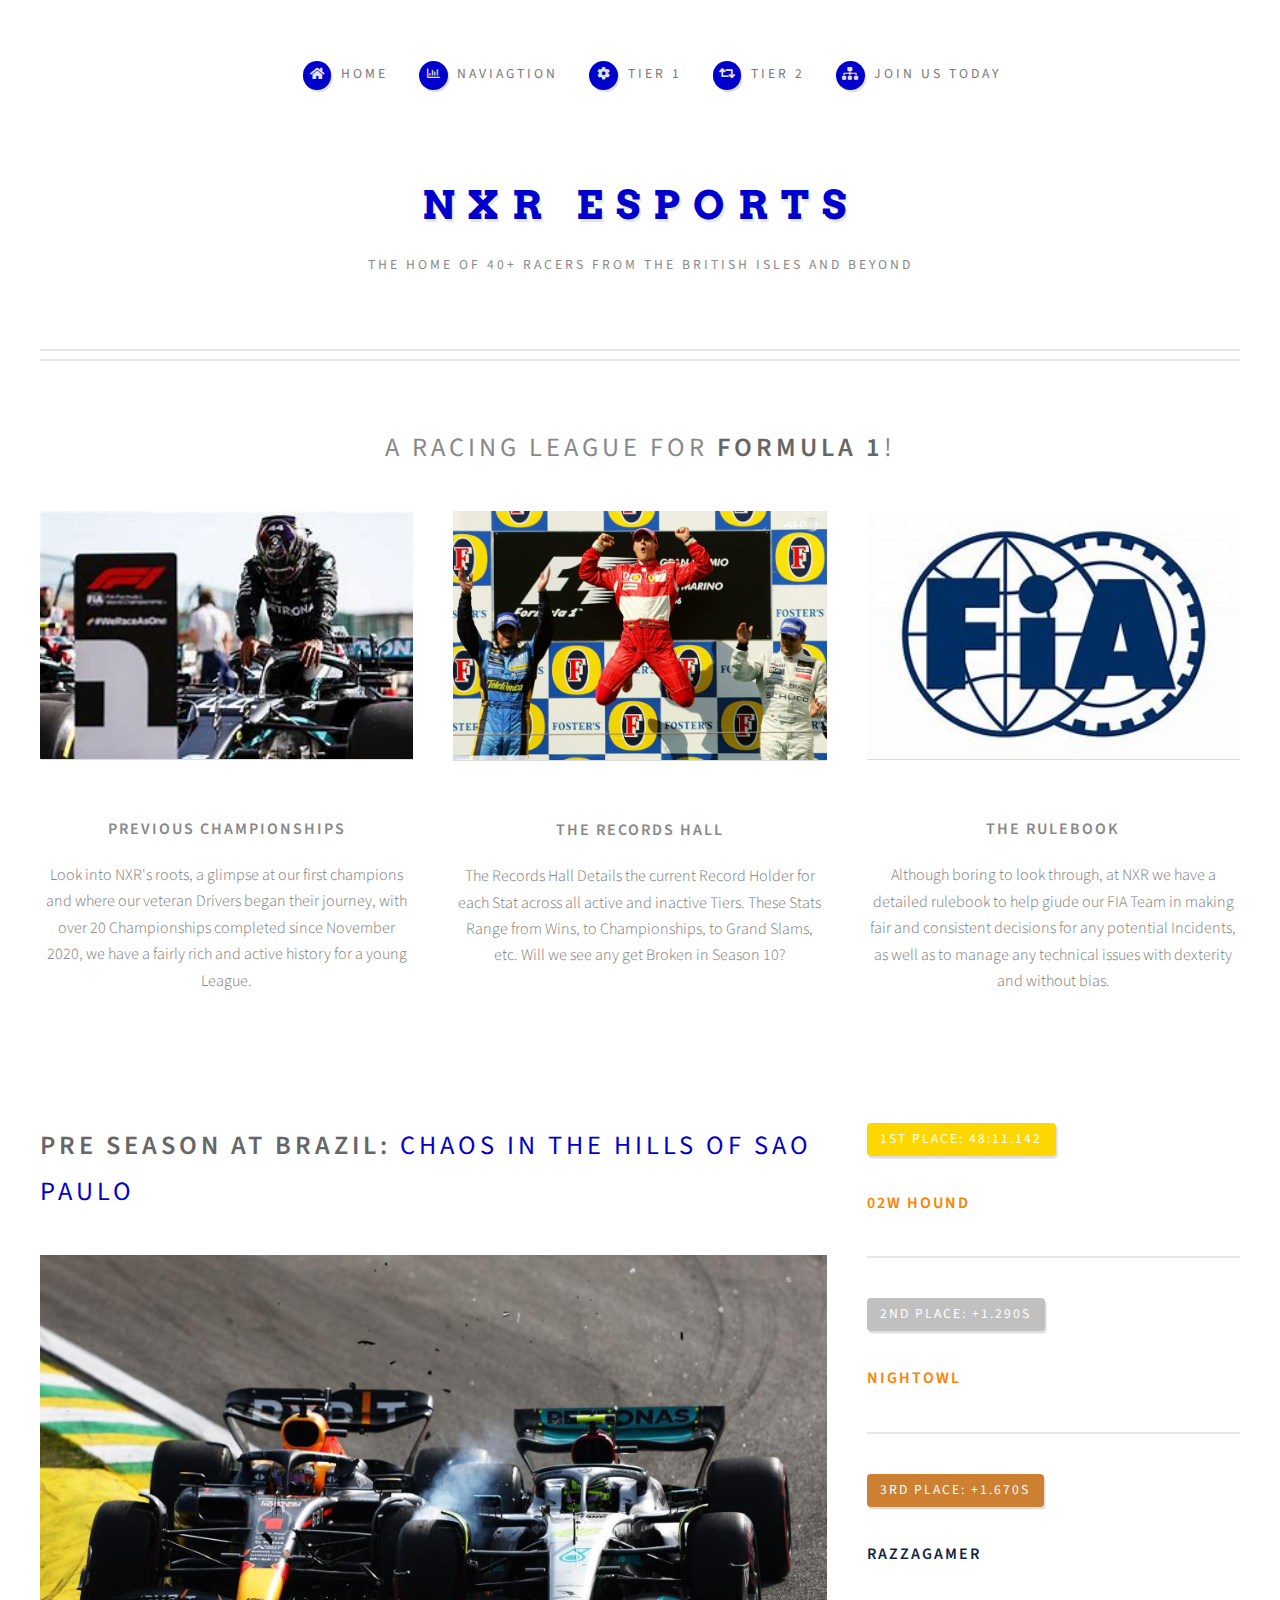
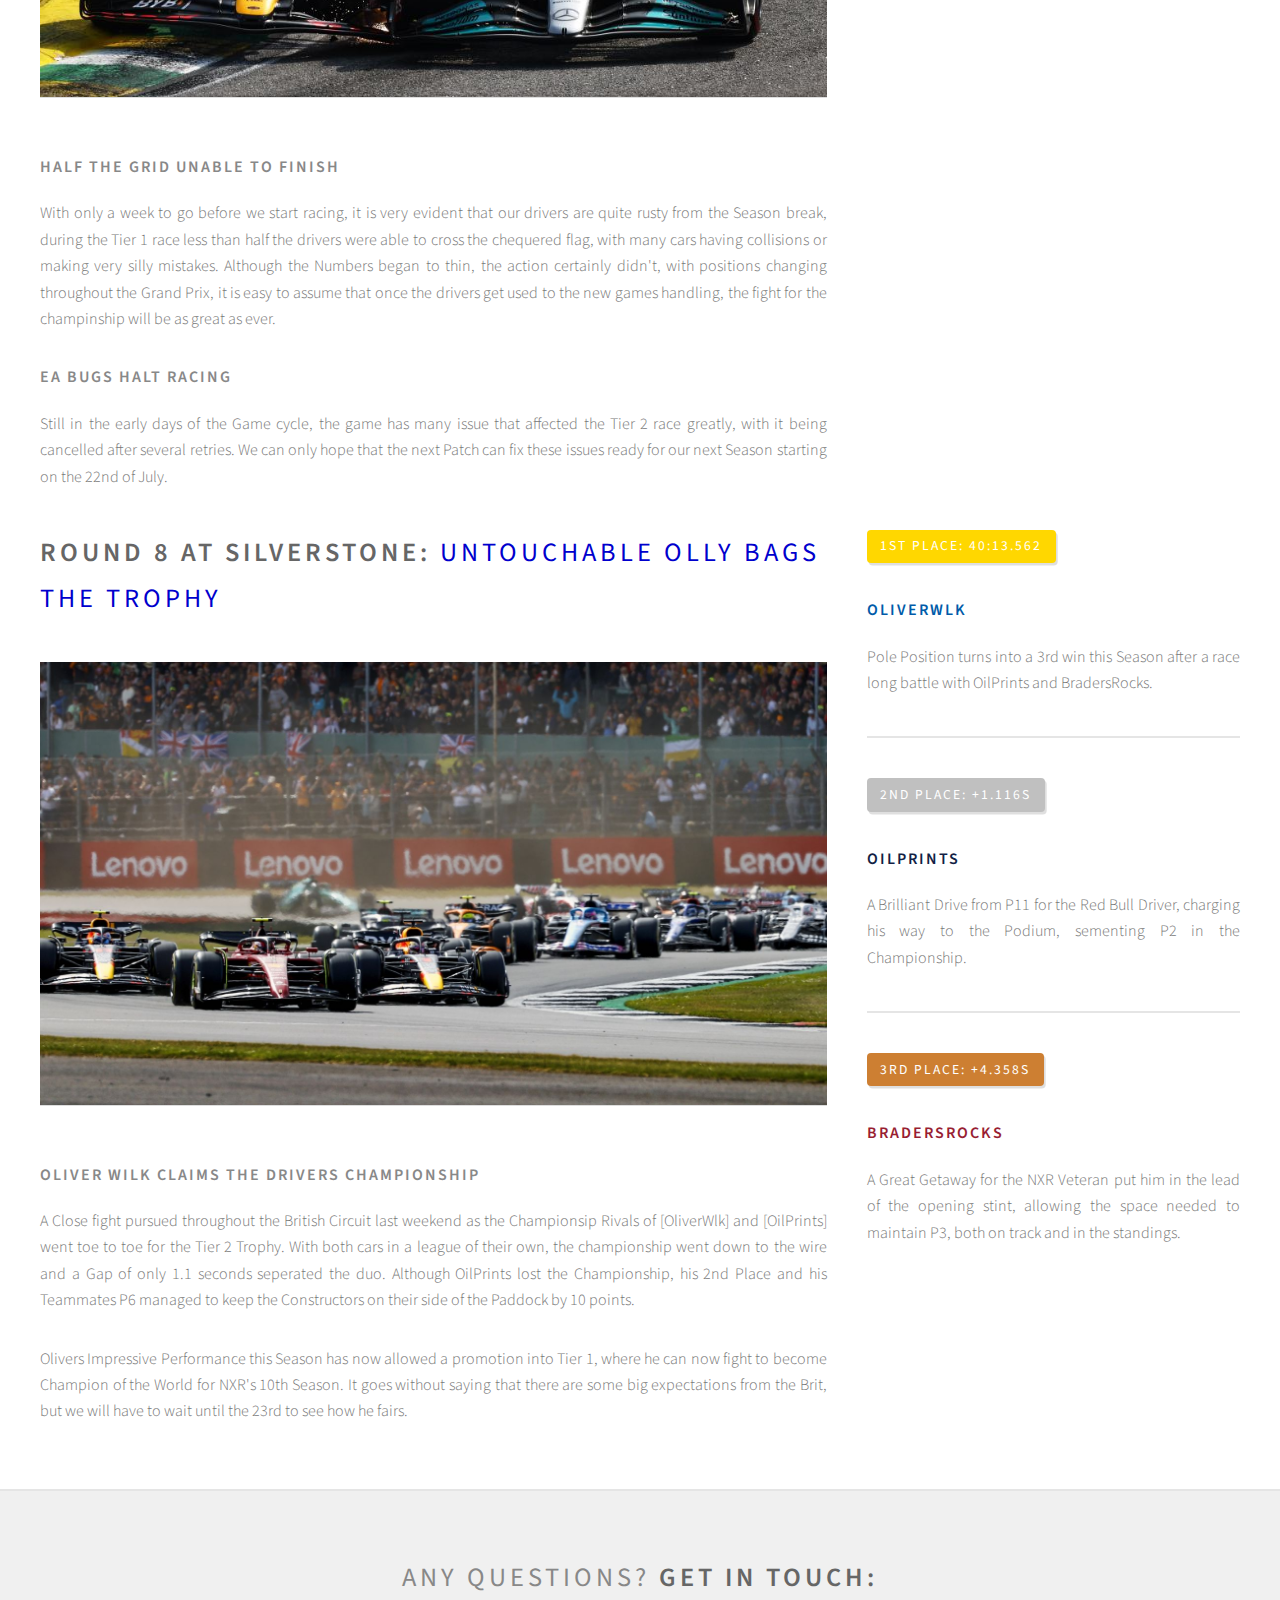
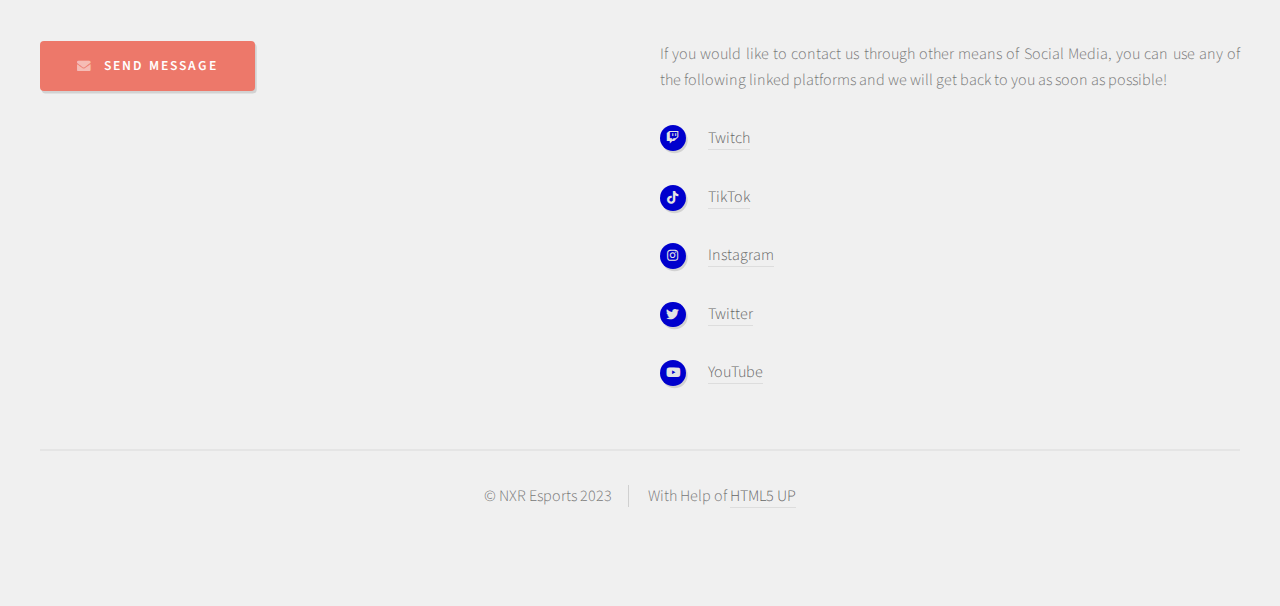
<file: index.html>
<!DOCTYPE HTML>
<!--
	Strongly Typed by HTML5 UP
	html5up.net | @ajlkn
	Free for personal and commercial use under the CCA 3.0 license (html5up.net/license)
-->
<html>
	<head>
		<title>NXR ESPORTS</title>
		<meta charset="utf-8" />
		<meta name="viewport" content="width=device-width, initial-scale=1, user-scalable=no" />
		<link rel="stylesheet" href="assets/css/main.css" />
	</head>
	<body class="homepage is-preload">
		<div id="page-wrapper">

			<!-- Header -->
				<section id="header">
					<div class="container">

						<!-- Logo -->
							<h1 id="logo"><a href="index.html">NXR Esports</a></h1>
							<p>The Home of 40+ Racers from the British Isles and Beyond</p>

						<!-- Nav -->
						<nav id="nav">
							<ul>
								<li><a class="icon solid fa-home" href="index.html"><span>Home</span></a></li>
								<li>
									<a href="#" class="icon fa-chart-bar"><span>Naviagtion</span></a>
									<ul>

										<li>
											<a href="#">Championships</a>
											<ul>
												<li><a href="Tier1.html">Tier 1</a></li>
												<li><a href="Tier2.html">Tier 2</a></li>
												<li><a href="History.html">Previous Championships</a></li>
												<li><a href="LineUps.html">Lineup</a></li>
											</ul>
										</li>
										<li><a href="Records.html">Records Hall</a></li>
										<li><a href="FIA.html">The Rulebook</a></li>
										<li><a href="Join.html">Join Us Today</a></li>
										<li>
											<a href="#">Social Media</a>
											<ul>
												<li><a href="https://www.twitch.tv/nxr_xb1">Twitch</a></li>
												<li><a href="https://www.tiktok.com/@nxr_xb1">Tik Tok</a></li>
												<li><a href="https://www.instagram.com/nxrracing/">Instagram</a></li>
												<li><a href="https://twitter.com/NoxyRacing">Twitter</a></li>
												<LI><a href="https://www.youtube.com/channel/UCfnqVJV5vv-hoOVdfEO9Ylg">YouTube</a></li>
											</ul>
										<li><a href="mailto:nxr.esports.f1@gmail.com">Contact Us</a></li>
									</ul>
								</li>
								<li><a class="icon solid fa-cog" href="Tier1.html"><span>Tier 1</span></a></li>
								<li><a class="icon solid fa-retweet" href="Tier2.html"><span>Tier 2</span></a></li>
								<li><a class="icon solid fa-sitemap" href="Join.html"><span>Join Us Today</span></a></li>
							</ul>
						</nav>

					</div>
				</section>

			<!-- Features -->
				<section id="features">
					<div class="container">
						<header>
							<h2>A Racing League for <strong>Formula 1</strong>!</h2>
						</header>
						<div class="row aln-center">
							<div class="col-4 col-6-medium col-12-small">

								<!-- Feature -->
									<section>
										<a href="History.html" class="image featured"><img src="images/CMP.jpg" alt="" /></a>
										<header>
											<h3>Previous Championships</h3>
										</header>
										<p>Look into NXR's roots, a glimpse at our first champions and where our veteran Drivers began their journey,
										with over 20 Championships completed since November 2020, we have a fairly rich and active history for a young League.</p>
									</section>

							</div>
							<div class="col-4 col-6-medium col-12-small">

								<!-- Feature -->
									<section>
										<a href="Records.html" class="image featured"><img src="images/REC.jpg" alt="" /></a>
										<header>
											<h3>The Records Hall</h3>
										</header>
										<p>The Records Hall Details the current Record Holder for each Stat across all active and inactive Tiers.
										These Stats Range from Wins, to Championships, to Grand Slams, etc.
										Will we see any get Broken in Season 10?</p>
									</section>

							</div>
							<div class="col-4 col-6-medium col-12-small">

								<!-- Feature -->
									<section>
										<a href="FIA.html" class="image featured"><img src="images/FIA.jpg" alt="" /></a>
										<header>
											<h3>The Rulebook</h3>
										</header>
										<p>Although boring to look through, at NXR we have a detailed rulebook
											to help giude our FIA Team in making fair and consistent decisions for any potential Incidents,
											as well as to manage any technical issues with dexterity and without bias.</p>
									</section>

							</div>
						</div>
					</div>
				</section>

			<!-- Banner
				<section id="banner">
					<div class="container">
						<p>If you don't go for a <strong>Gap That Exists</strong> you are no longer a racing driver<br />
						- Ayrton Senna</p>
					</div>
				</section>
 -->
			<!-- Main -->
				<section id="main">
					<div class="container">
						<div class="row">

							<!-- Content -->
								<div id="content" class="col-8 col-12-medium">

									<!-- Post -->
									<article class="box post">
										<header>
											<h2><a href="Tier1.html"><strong>Pre Season at Brazil:</strong>
											Chaos in the Hills of Sao Paulo</a></h2>
										</header>
										<a class="image featured"><img src="images/BRZ.jpg" alt="" /></a>
										<h3>Half the Grid unable to finish</h3>
										<p>With only a week to go before we start racing, it is very evident that
										our drivers are quite rusty from the Season break, during the Tier 1
								  	race less than half the drivers were able to cross the chequered flag,
							  	  with many cars having collisions or making very silly mistakes.
							      Although the Numbers began to thin, the action certainly didn't,
									  with positions changing throughout the Grand Prix, it is easy to
									  assume that once the drivers get used to the new games handling,
									  the fight for the champinship will be as great as ever.</p>
										<h3>EA Bugs Halt Racing</h3>
										<p>Still in the early days of the Game cycle, the game has many issue that
										affected the Tier 2 race greatly, with it being cancelled after several retries.
									  We can only hope that the next Patch can fix these issues ready for our next Season starting on the 22nd of July.</p>
									</article>
</div>


							<!-- Sidebar -->
								<div id="sidebar" class="col-4 col-12-medium">

<!--
RedBull: 121F45
Ferrari: A6051A
Mercedes: 00A19C
Aston Martin: 00352F
Alpine: 005BA9
Haas: F9F2F2
Williams: 00A3EO
Alfa Romeo: 981E32
Alpha Tauri: 00293F
McLaren: FF8000
-->

									<!-- Tier 1 Excerpts -->
									<section>
										<ul class="divided">
											<li>

												<!-- Excerpt -->
													<article class="box excerpt">
														<header>
															<span class="first">1st Place: 48:11.142</span>
															<h3><a href="LineUps.html"><font color="#FF8000">02W Hound</font></a></h3>
														</header>
														<p></p>
													</article>

											</li>
											<li>

												<!-- Excerpt -->
													<article class="box excerpt">
														<header>
															<span class="second">2nd Place: +1.290s</span>
															<h3><a href="LineUps.html"><font color="#FF8000">NightOwl</font></a></h3>
														</header>
														<p></p>
													</article>

											</li>
											<li>

												<!-- Excerpt -->
													<article class="box excerpt">
														<header>
															<span class="third">3rd Place: +1.670s</span>
															<h3><a href="LineUps.html"><font color="#121F45">RazzaGamer</font></a></h3>
														</header>
														<p></p>
													</article>

											</li>
										</ul>
									</section>
</div>

<div id="content" class="col-8 col-12-medium">
									<!-- Post -->
										<article class="box post">
											<header>
												<h2><a href="Tier2.html"><strong>Round 8 at Silverstone:</strong>
												Untouchable Olly Bags the Trophy</a></h2>
											</header>
											<a class="image featured"><img src="images/SLV.jpg" alt="" /></a>
											<h3>Oliver Wilk Claims the Drivers Championship</h3>
											<p>A Close fight pursued throughout the British Circuit last weekend as the Championsip Rivals of [OliverWlk] and [OilPrints] went toe to toe for the Tier 2 Trophy.
											With both cars in a league of their own, the championship went down to the wire and a Gap of only 1.1 seconds seperated the duo. Although OilPrints lost the Championship,
											his 2nd Place and his Teammates P6 managed to keep the Constructors on their side of the Paddock by 10 points.</p>
											<p>Olivers Impressive Performance this Season has now allowed a promotion into Tier 1,
												where he can now fight to become Champion of the World for NXR's 10th Season.
												It goes without saying that there are some big expectations from the Brit,
												but we will have to wait until the 23rd to see how he fairs.</p>
										</article>

								</div>




<div id="sidebar" class="col-4 col-12-medium">
										<!-- Tier 2 Excerpts -->
											<section>
												<ul class="divided">
													<li>

														<!-- Excerpt -->
															<article class="box excerpt">
																<header>
																	<span class="first">1st Place: 40:13.562</span>
																	<h3><a href="LineUps.html"><font color="#005BA9">OliverWlk</font></a></h3>
																</header>
																<p>Pole Position turns into a 3rd win this Season after a race long battle with OilPrints and BradersRocks.</p>
															</article>

													</li>
													<li>

														<!-- Excerpt -->
															<article class="box excerpt">
																<header>
																	<span class="second">2nd Place: +1.116s</span>
																	<h3><a href="LineUps.html"><font color="#121F45">OilPrints</font></a></h3>
																</header>
																<p>A Brilliant Drive from P11 for the Red Bull Driver, charging his way to the Podium, sementing P2 in the Championship.</p>
															</article>

													</li>
													<li>

														<!-- Excerpt -->
															<article class="box excerpt">
																<header>
																	<span class="third">3rd Place: +4.358s</span>
																	<h3><a href="LineUps.html"><font color="#981E32">BradersRocks</font></a></h3>
																</header>
																<p>A Great Getaway for the NXR Veteran put him in the lead of the opening stint, allowing the space needed to maintain P3, both on track and in the standings.</p>
															</article>

													</li>
												</ul>
											</section>
								</div>

						</div>
					</div>
				</section>

			<!-- Footer -->
			<!-- Footer -->
				<section id="footer">
					<div class="container">
						<header>
							<h2>Any Questions? <strong>Get in touch:</strong></h2>
						</header>
						<div class="row">
							<div class="col-6 col-12-medium">
								<section>
									<form method="post" action="#">
										<div class="row gtr-50">
											<div class="col-12">
												<a href="mailto:nxr.esports.f1@gmail.com" class="form-button-submit button icon solid fa-envelope">Send Message</a>
											</div>
										</div>
									</form>
								</section>
							</div>
							<div class="col-6 col-12-medium">
								<section>
									<p>If you would like to contact us through other means of Social Media,
									you can use any of the following linked platforms
									and we will get back to you as soon as possible!</p>
									<div class="row">
										<div class="col-6 col-12-small">
											<ul class="icons">
												<li class="icon brands fa-twitch">
													<a href="https://www.twitch.tv/nxr_xb1">Twitch</a>
												</li>
												<li class="icon brands fa-tiktok">
													<a href="https://www.tiktok.com/@nxr_xb1">TikTok</a>
												</li>
												<li class="icon brands fa-instagram">
													<a href="https://www.instagram.com/nxrracing/">Instagram</a>
												</li>
												<li class="icon brands fa-twitter">
													<a href="https://twitter.com/NoxyRacing">Twitter</a>
												</li>
												<li class="icon brands fa-youtube">
													<a href="https://www.youtube.com/channel/UCfnqVJV5vv-hoOVdfEO9Ylg">YouTube</a>
												</li>
											</ul>
										</div>
									</div>
								</section>
							</div>
						</div>
					</div>
					<div id="copyright" class="container">
						<ul class="links">
							<li>&copy; NXR Esports 2023</li><li> With Help of <a href="http://html5up.net">HTML5 UP</a></li>
						</ul>
					</div>
				</section>

		</div>

		<!-- Scripts -->
			<script src="assets/js/jquery.min.js"></script>
			<script src="assets/js/jquery.dropotron.min.js"></script>
			<script src="assets/js/browser.min.js"></script>
			<script src="assets/js/breakpoints.min.js"></script>
			<script src="assets/js/util.js"></script>
			<script src="assets/js/main.js"></script>

	</body>
</html>
</file>
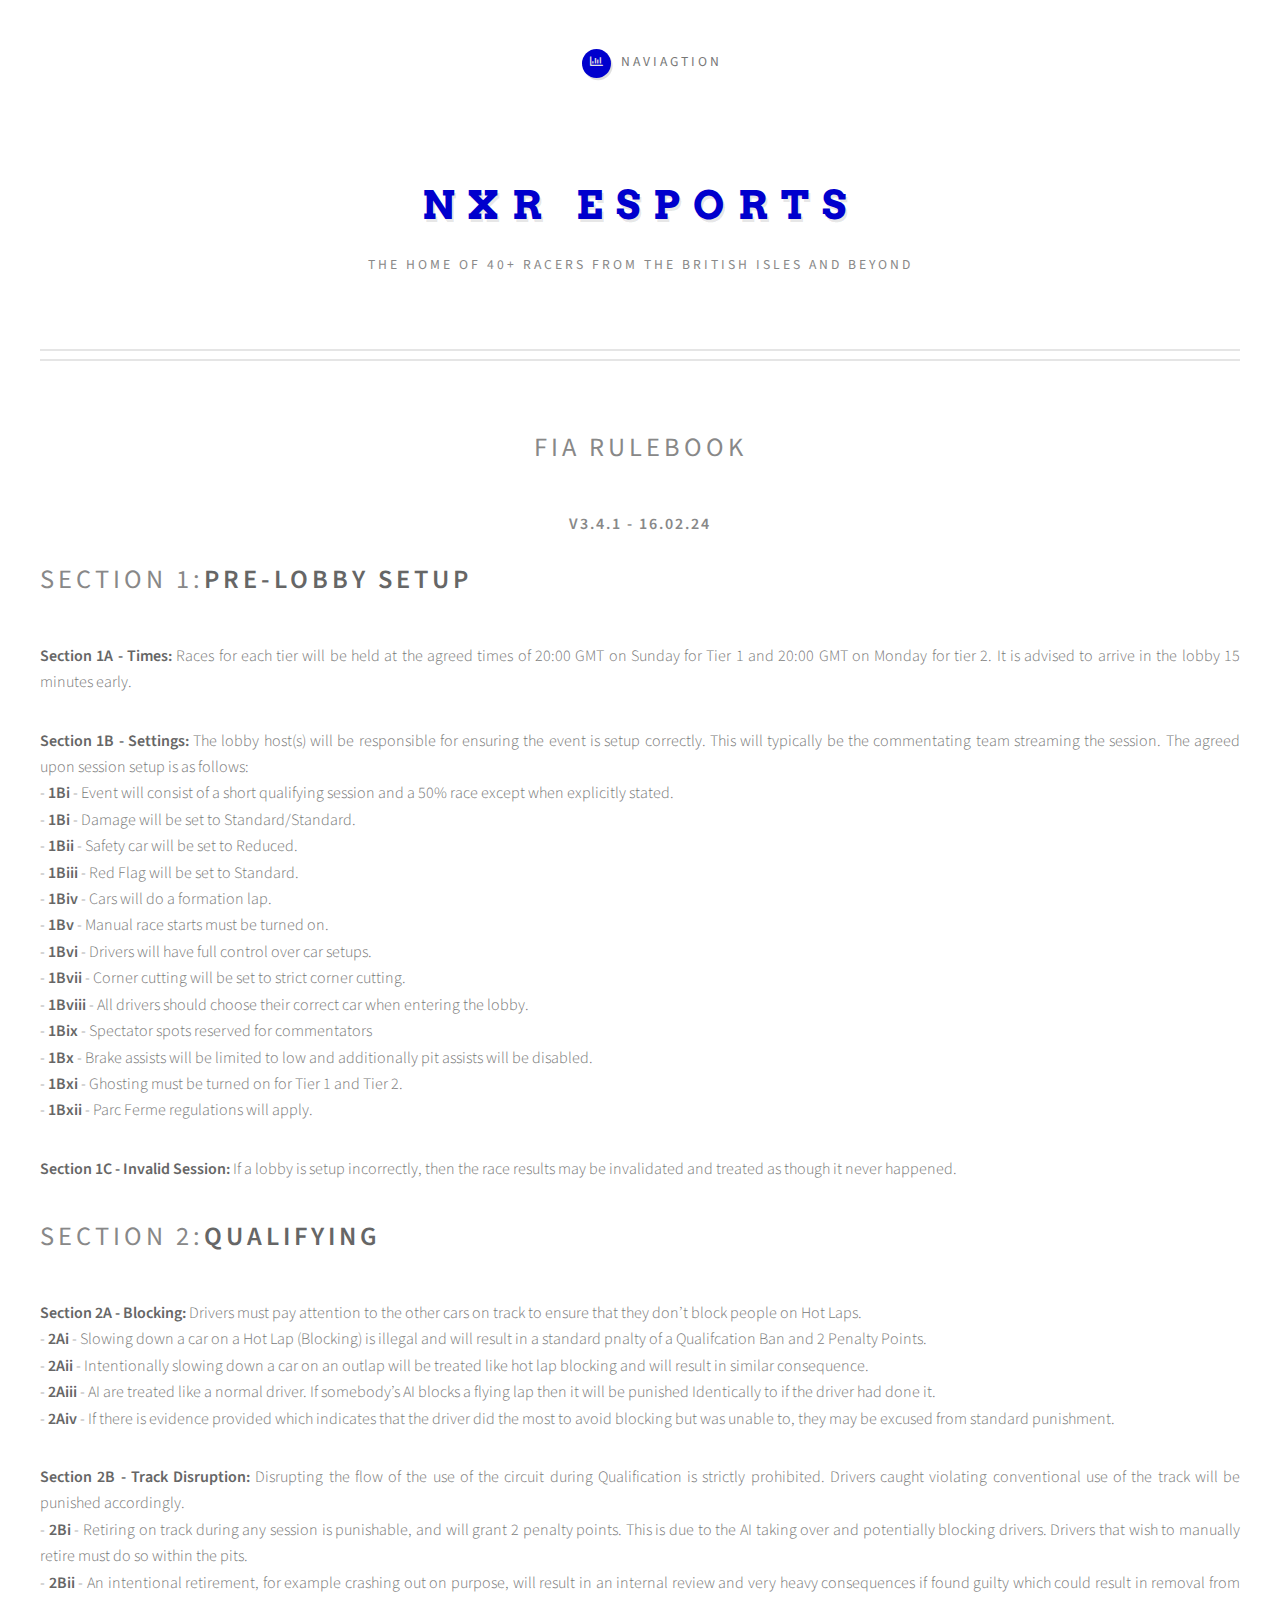
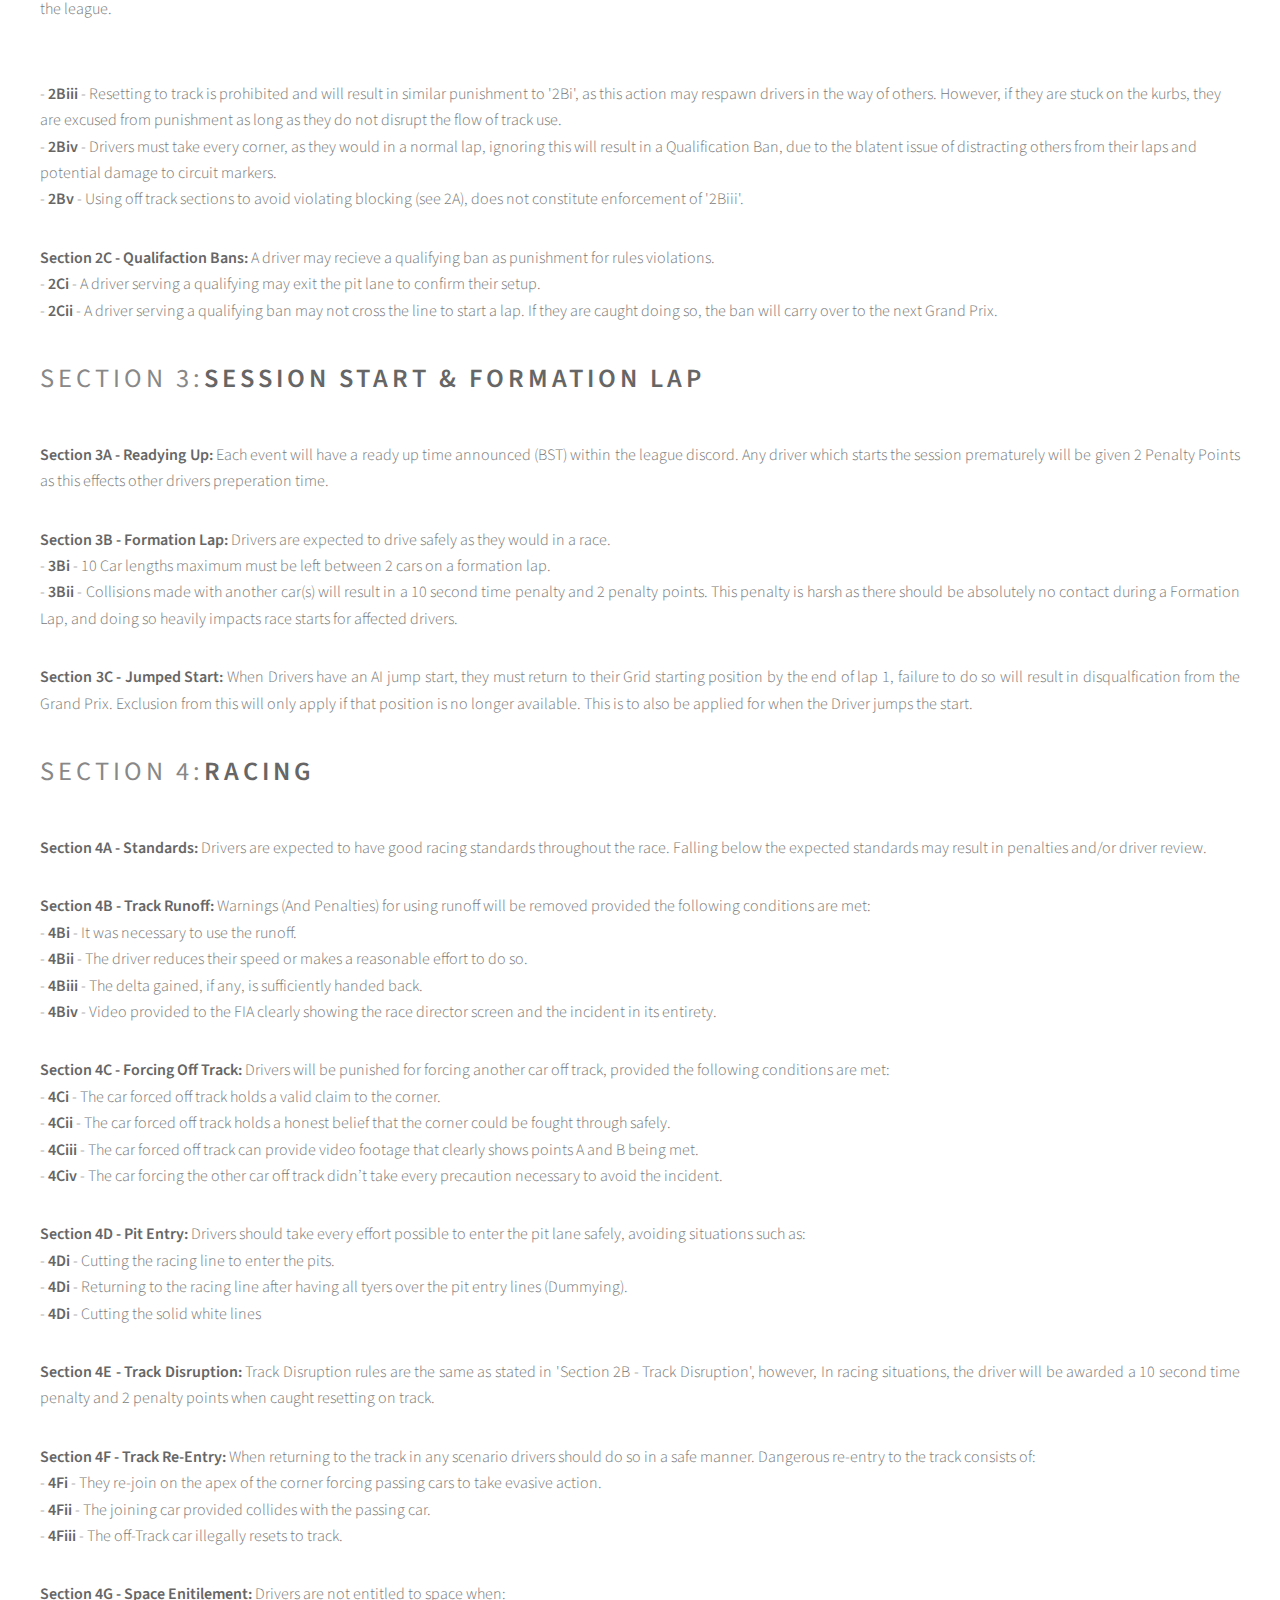
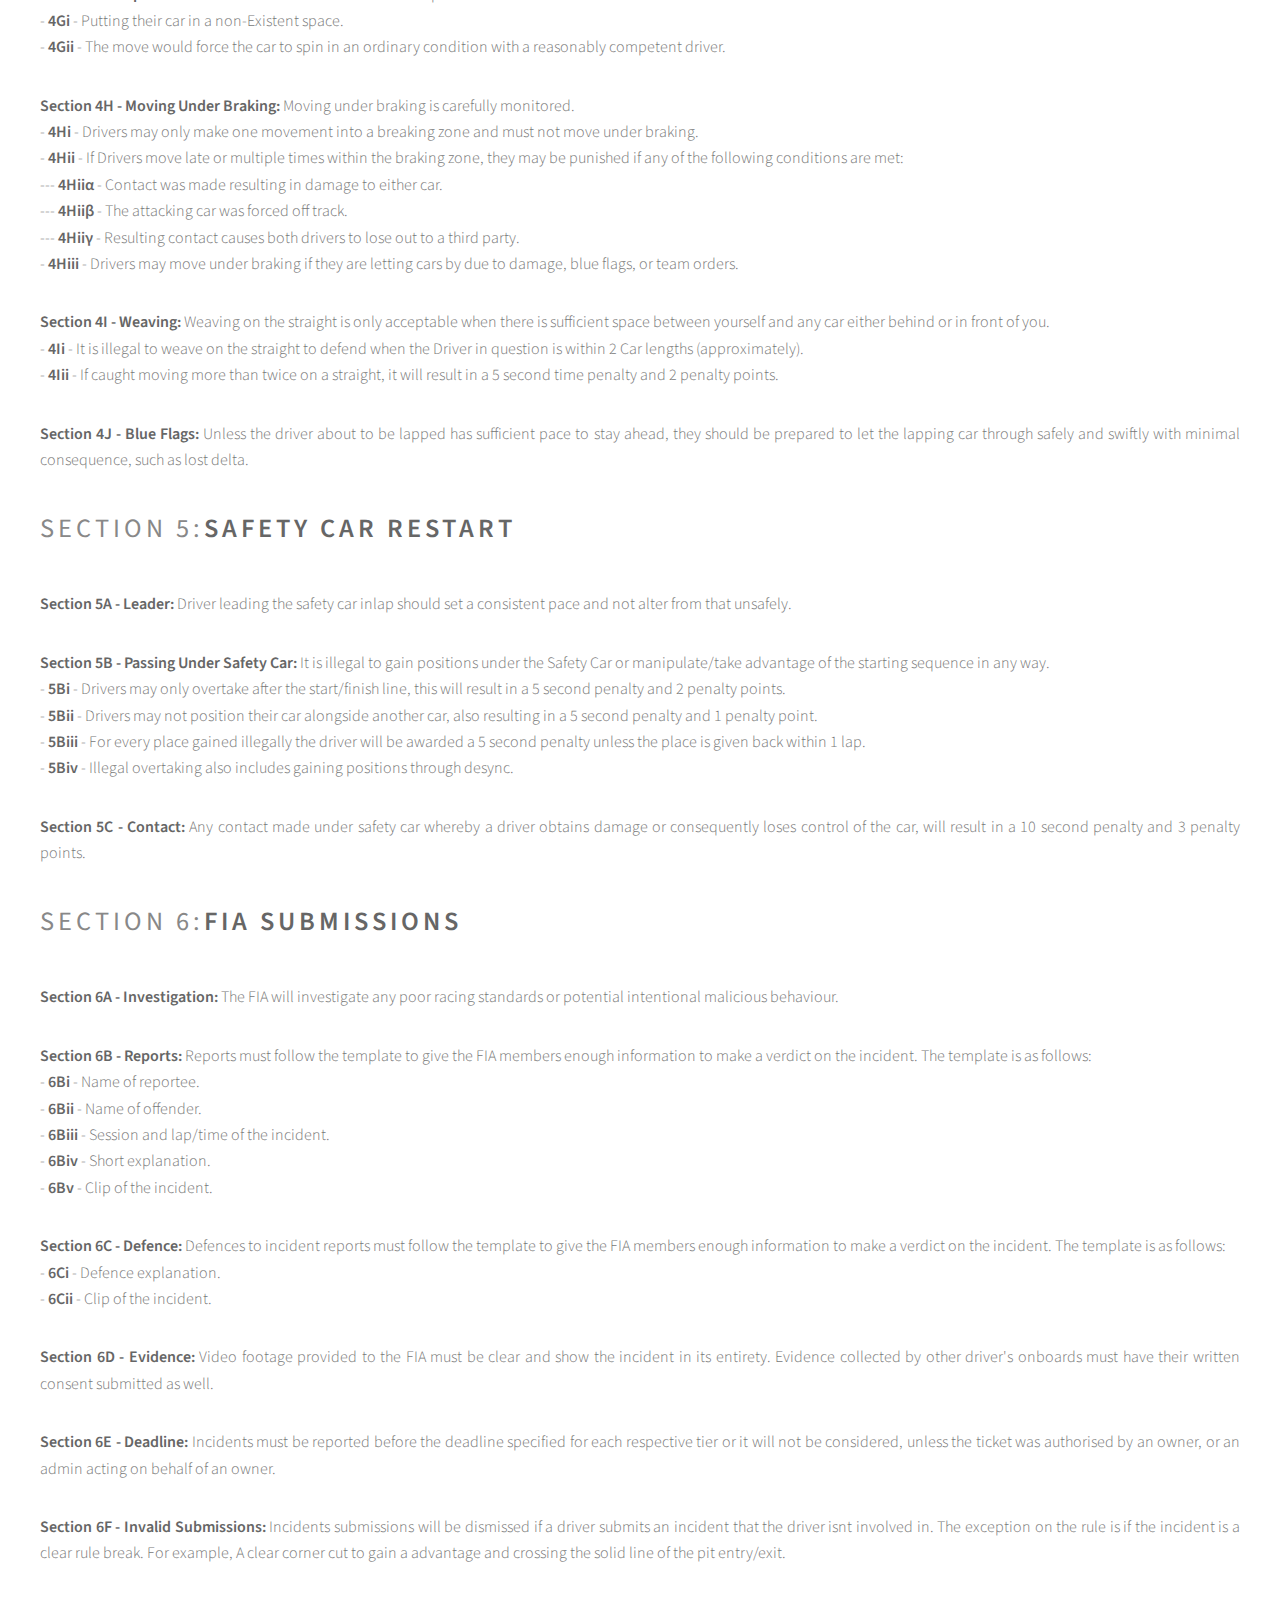
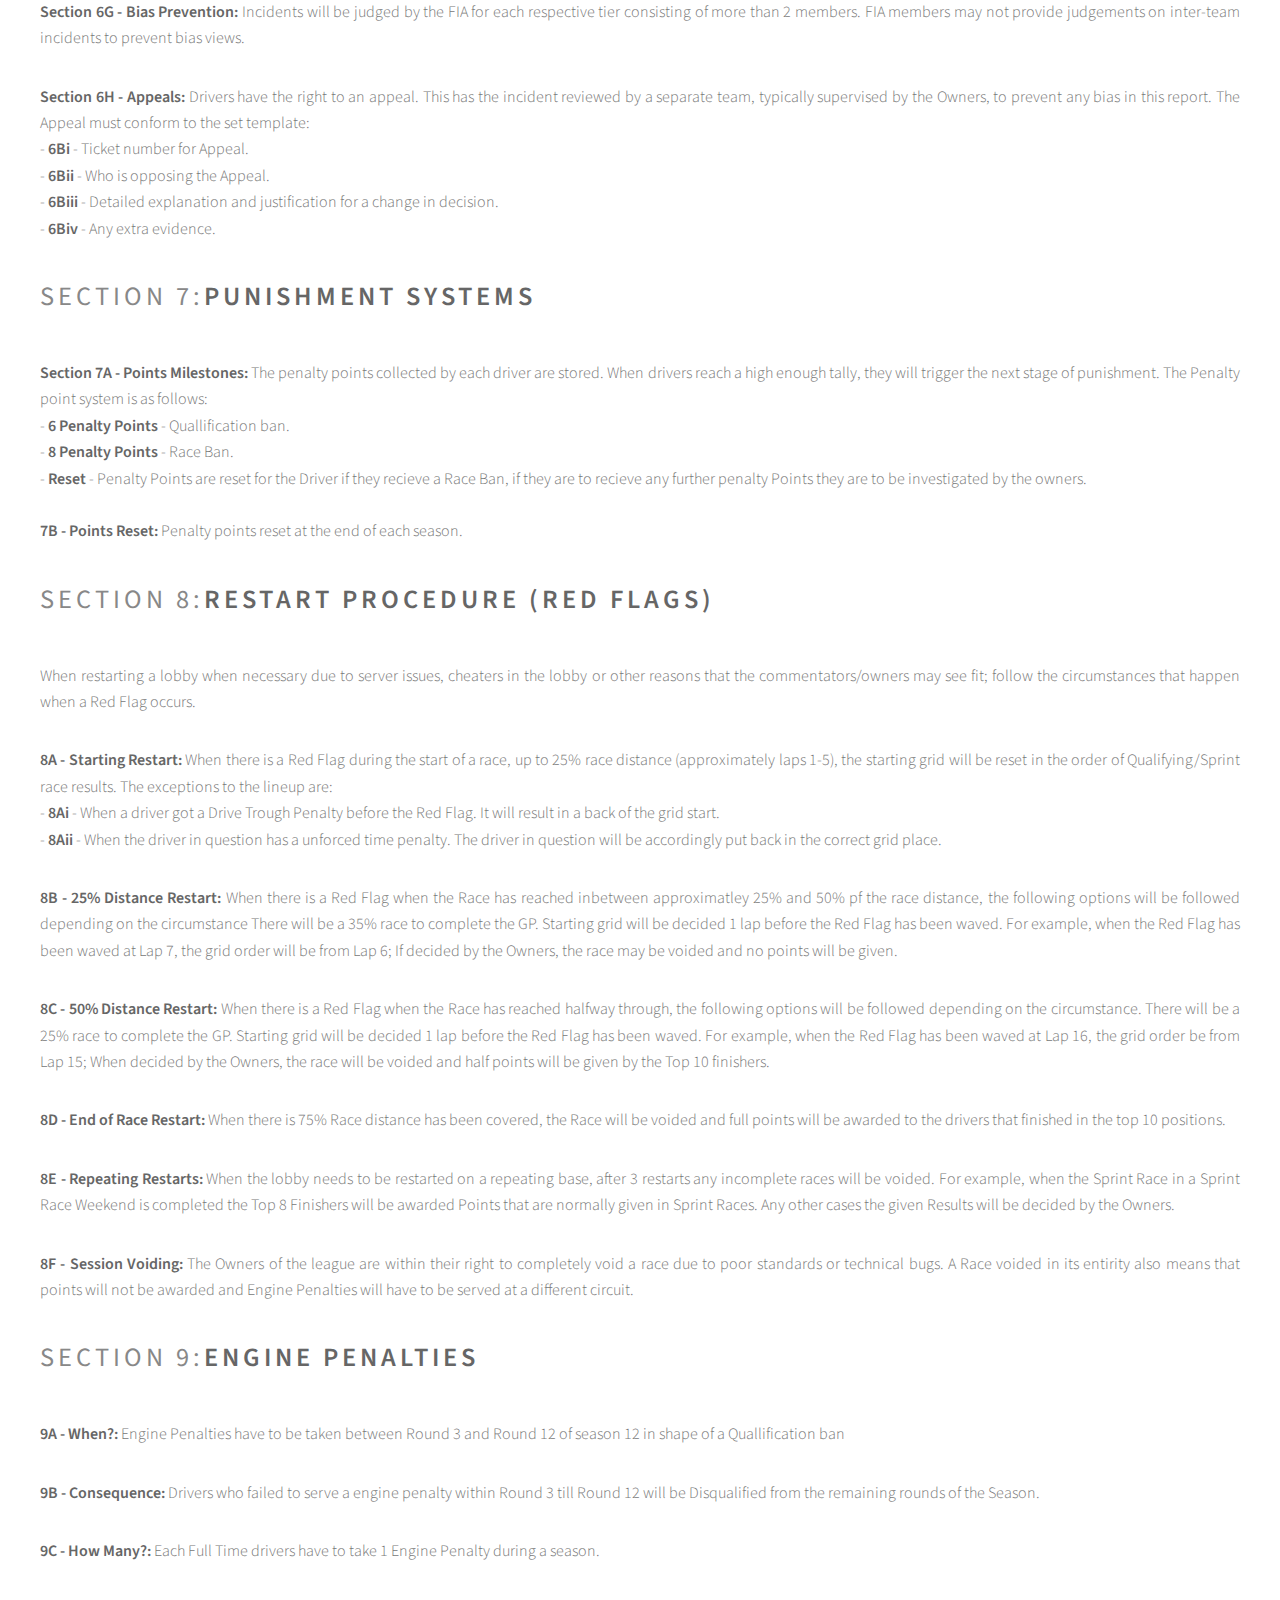
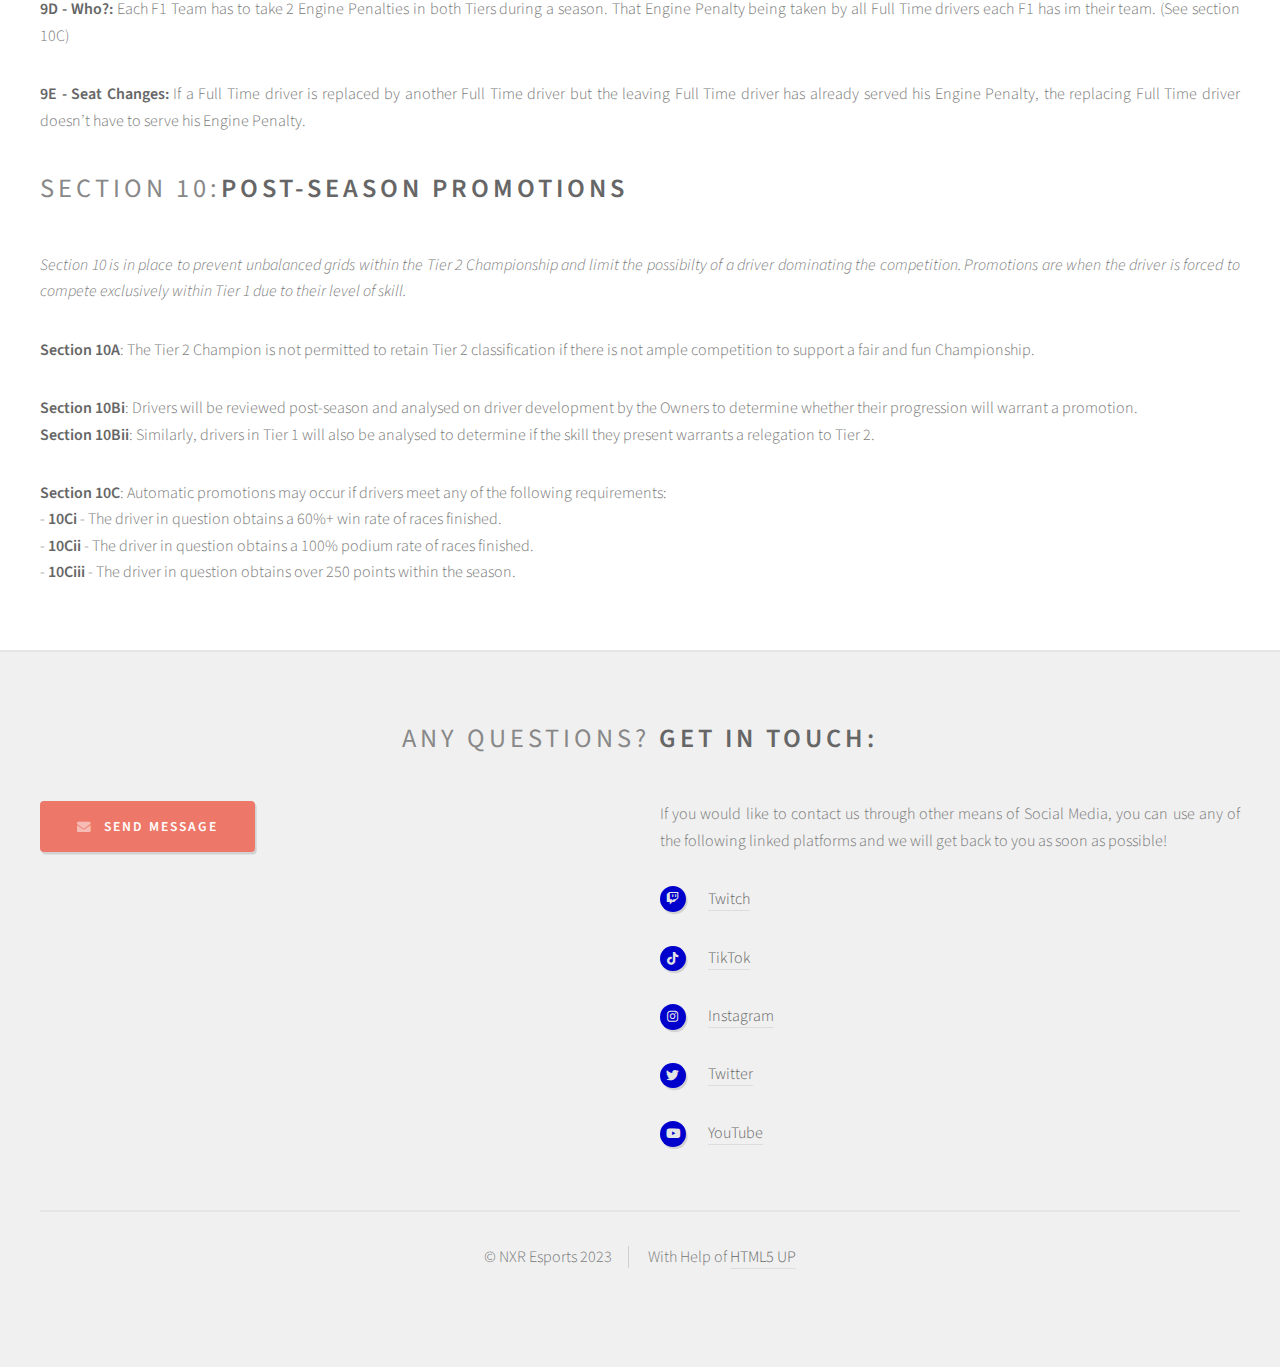
<file: FIA.html>
<!DOCTYPE HTML>
<!--
	Strongly Typed by HTML5 UP
	html5up.net | @ajlkn
	Free for personal and commercial use under the CCA 3.0 license (html5up.net/license)
-->
<html>
	<head>
		<title>NXR ESPORTS - FIA</title>
		<meta charset="utf-8" />
		<meta name="viewport" content="width=device-width, initial-scale=1, user-scalable=no" />
		<link rel="stylesheet" href="assets/css/main.css" />
	</head>
	<body class="no-sidebar is-preload">
		<div id="page-wrapper">

			<!-- Header -->
				<section id="header">
					<div class="container">

						<!-- Logo -->
						<h1 id="logo"><a href="index.html">NXR Esports</a></h1>
						<p>The Home of 40+ Racers from the British Isles and Beyond</p>

						<!-- Nav -->
						<nav id="nav">
							<ul>
								<!-- HOME
								<li><a class="icon solid fa-home" href="index.html"><span>Home</span></a></li>
								-->
								<li>
									<!-- NAVIGATION -->
									<a href="#" class="icon fa-chart-bar"><span>Naviagtion</span></a>
									<ul>
										<!-- CHAMPIONSHIPS
										<li>
											<a href="#">Championships</a>
											<ul>
												<li><a href="Tier1.html">Tier 1</a></li>
												<li><a href="Tier2.html">Tier 2</a></li>
												<li><a href="History.html">Previous Championships</a></li>
												<li><a href="LineUps.html">Lineup</a></li>
											</ul>
										</li> -->

										<!-- RECORDS
										<li><a href="Records.html">Records Hall</a></li>
										-->
										<!-- RULEBOOK -->
										<li><a href="FIA.html">The Rulebook</a></li>

										<!-- SOCIALS -->
										<li><a href="Join.html">Join Us Today</a></li>
										<li>
											<a href="#">Social Media</a>
											<ul>
												<li><a href="https://www.twitch.tv/nxr_xb1">Twitch</a></li>
												<li><a href="https://www.tiktok.com/@nxr_xb1">Tik Tok</a></li>
												<li><a href="https://www.instagram.com/nxrracing/">Instagram</a></li>
												<li><a href="https://twitter.com/NoxyRacing">Twitter</a></li>
												<LI><a href="https://www.youtube.com/channel/UCfnqVJV5vv-hoOVdfEO9Ylg">YouTube</a></li>
											</ul>
										<li><a href="mailto:nxr.esports.f1@gmail.com">Contact Us</a></li>
									</ul>
								</li>
							</ul>
						</nav>

					</div>
				</section>

			<!-- Main -->
				<section id="main">
					<div class="container">
						<div id="content">

							<!-- Post -->
								<article class="box post">
									<header>
										<h2>FIA Rulebook<br /></h2>
										<h3>v3.4.1 - 16.02.24<br /></h3>
									</header>



									<!--<LOBBY SETUP>-->
									<h2>Section 1:<strong>Pre-Lobby Setup</strong><br /></h2>
									<p><strong>Section 1A - Times:</strong> Races for each tier will be held at
										 the agreed times of 20:00 GMT on Sunday for Tier 1 and 20:00 GMT
										 on Monday for tier 2. It is advised to arrive in the
									   lobby 15 minutes early. </p>

									<p><strong>Section 1B - Settings:</strong> The lobby host(s) will be responsible
										for ensuring the event is setup correctly. This will
										typically be the commentating team streaming the session.
										The agreed upon session setup is as follows:
									</br> - <strong>1Bi</strong> - Event will consist of a short
										 qualifying session and a 50% race except
										 when explicitly stated.
									</br> - <strong>1Bi</strong> - Damage will be set to Standard/Standard.
									</br> - <strong>1Bii</strong> - Safety car will be set to Reduced.
									</br> - <strong>1Biii</strong> - Red Flag will be set to Standard.
									</br> - <strong>1Biv</strong> - Cars will do a formation lap.
									</br> - <strong>1Bv</strong> - Manual race starts must be turned on.
								  </br> - <strong>1Bvi</strong> - Drivers will have full control
										 over car setups.
									</br> - <strong>1Bvii</strong> - Corner cutting will be set to
										strict corner cutting.
									</br> - <strong>1Bviii</strong> - All drivers should choose their
										 correct car when entering the lobby.
									</br> - <strong>1Bix</strong> - Spectator spots reserved for
										commentators
									</br> - <strong>1Bx</strong> - Brake assists will be limited
										 to low and additionally pit assists will
										 be disabled.
									</br> - <strong>1Bxi</strong> - Ghosting must be turned on
										for Tier 1 and Tier 2.
									</br> - <strong>1Bxii</strong> - Parc Ferme regulations will apply.</p>

									<p><strong>Section 1C - Invalid Session:</strong> If a lobby is setup incorrectly,
										then the race results may be invalidated
										and treated as though it never happened. </p>



									<!--<QUALIFYING>-->
									<h2>Section 2:<strong>Qualifying</strong><br /></h2>
									<p><strong>Section 2A - Blocking:</strong> Drivers must pay attention to
										the other cars on track to ensure that they don’t block people on
										Hot Laps.
									</br> - <strong>2Ai</strong> - Slowing down a
										car on a Hot Lap (Blocking) is illegal and will result in a
										standard pnalty of a Qualifcation Ban and 2 Penalty Points.
									</br> - <strong>2Aii</strong> - Intentionally slowing down a
										car on an outlap will be treated like hot
										lap blocking and will result in similar
										consequence.
									</br> - <strong>2Aiii</strong> - AI are treated like a normal
										driver. If somebody’s AI blocks a flying
										lap then it will be punished Identically
										to if the driver had done it.
									</br> - <strong>2Aiv</strong> - If there is evidence provided
										which indicates that the driver did the most to avoid blocking
										but was unable to, they may be excused from standard punishment.</P>

									<p><strong>Section 2B - Track Disruption:</strong> Disrupting the flow
										of the use of the circuit during Qualification is strictly prohibited.
										Drivers caught violating conventional use of the track will be
									  punished accordingly.
									</br> - <strong>2Bi</strong> - Retiring on track during any
										session is punishable, and will grant 2 penalty points. This is
									  due to the AI taking over and potentially blocking drivers.
										Drivers that wish to manually retire must do so within the pits.
									</br> - <strong>2Bii</strong> - An intentional retirement,
										for example crashing out on purpose, will result
										in an internal review and very heavy consequences
										if found guilty which could result in removal from the league.  </p>
									</br> - <strong>2Biii</strong> - Resetting to track is prohibited
										and will result in similar punishment to '2Bi', as this action
										may respawn drivers in the way of others. However, if they are
										stuck on the kurbs, they are excused from punishment as long as
										they do not disrupt the flow of track use.
									</br> - <strong>2Biv</strong> - Drivers must take every
										corner, as they would in a normal lap, ignoring this
										will result in a Qualification Ban, due to the blatent
										issue of distracting others from their laps and potential
										damage to circuit markers.
									</br> - <strong>2Bv</strong> - Using off track sections to avoid
									  violating blocking (see 2A), does not constitute enforcement
										of '2Biii'. </p>

									<p><strong>Section 2C - Qualifaction Bans:</strong> A driver may recieve
										a qualifying ban as punishment for rules violations.
									</br> - <strong>2Ci</strong> - A driver serving
										a qualifying may exit the pit lane to confirm their setup.
									</br> - <strong>2Cii</strong> - A driver serving
	 									a qualifying ban may not cross the line to start a lap.
	 									If they are caught doing so, the ban will carry over to the next Grand Prix.   </p>



									<!--<SESSION START>-->
									<h2>Section 3:<strong>Session Start & Formation Lap</strong><br /></h2>
								  <p><strong>Section 3A - Readying Up:</strong> Each event will have
										a ready up time announced (BST) within the league discord.
										Any driver which starts the session prematurely
										will be given 2 Penalty Points as this effects
										other drivers preperation time. </p>

									<p><strong>Section 3B - Formation Lap:</strong> Drivers are expected to drive
										safely as they would in a race.
									</br> - <strong>3Bi</strong> - 10 Car lengths maximum must
										be left between 2 cars on a formation lap.
									</br> - <strong>3Bii</strong> - Collisions made with another car(s)
									  will result in a 10 second time penalty and 2
									  penalty points. This penalty is harsh as there should
								    be absolutely no contact during a Formation Lap,
								    and doing so heavily impacts race starts for affected drivers.</p>

									<p><strong>Section 3C - Jumped Start:</strong> When Drivers have an AI jump start,
										they must return to their Grid starting position by the end of lap 1,
										failure to do so will result in disqualfication from the Grand Prix.
										Exclusion from this will only apply if that position is no longer available.
										This is to also be applied for when the Driver jumps the start.



									<!--<RACING STANDARDS>-->
									<h2>Section 4:<strong>Racing</strong><br /></h2>
									<p><strong>Section 4A - Standards:</strong> Drivers are expected to have
										good racing standards throughout the race. Falling below the expected
										standards may result in penalties and/or driver review. </p>

									<p><strong>Section 4B - Track Runoff:</strong> Warnings (And Penalties)
										for using runoff will be removed provided the following conditions are met:
								  </br> - <strong>4Bi</strong> - It was necessary to use the runoff.
								  </br> - <strong>4Bii</strong> - The driver reduces their speed or makes
										a reasonable effort to do so.
							    </br> - <strong>4Biii</strong> - The delta gained, if any, is
										sufficiently handed back.
								  </br> - <strong>4Biv</strong> - Video provided to the FIA clearly
										showing the race director screen and the incident in its entirety.  </p>

									<p><strong>Section 4C - Forcing Off Track:</strong> Drivers will be
									  punished for forcing another car off track, provided the following
								  	conditions are met:
									</br> - <strong>4Ci</strong> - The car forced off track holds a valid
									  claim to the corner.
								  </br> - <strong>4Cii</strong> - The car forced off track holds a honest
									  belief that the corner could be fought through safely.
									</br> - <strong>4Ciii</strong> - The car forced off
										track can provide video footage that clearly
										shows points A and B being met.
									</br> - <strong>4Civ</strong> -	The car forcing
										the other car off track didn’t take every
										precaution necessary to avoid the incident. </p>

									<p><strong>Section 4D - Pit Entry:</strong> Drivers should take every effort
										 possible to enter the pit lane safely, avoiding situations such as:
									</br> - <strong>4Di</strong> - Cutting the racing line to enter the pits.
								  </br> - <strong>4Di</strong> - Returning to the racing line after having
									  all tyers over the pit entry lines (Dummying).
									</br> - <strong>4Di</strong> - Cutting the solid white lines </p>

									<p><strong>Section 4E - Track Disruption:</strong> Track Disruption rules
										are the same as stated in 'Section 2B - Track Disruption', however,
										In racing situations, the driver will be awarded a 10 second
										time penalty and 2 penalty points when caught resetting on track.</p>

									<p><strong>Section 4F - Track Re-Entry:</strong> When returning to the track in
										any scenario drivers should do so in a safe manner. Dangerous re-entry to the track
										consists of:
									</br> - <strong>4Fi</strong> - They re-join on the apex of the corner forcing
									  passing cars to take evasive action.
									</br> - <strong>4Fii</strong> - The joining car provided collides with
									  the passing car.
								  </br> - <strong>4Fiii</strong> - The off-Track car illegally resets to track.</p>

									<p><strong>Section 4G - Space Enitilement:</strong> Drivers are not entitled
										to space when:
									</br> - <strong>4Gi</strong> - Putting their car in a non-Existent space.
								  </br> - <strong>4Gii</strong> - The move would force the car to spin in an
									  ordinary condition with a reasonably competent driver.  </p>

									<p><strong>Section 4H - Moving Under Braking:</strong> Moving under braking
										is carefully monitored.
									</br> - <strong>4Hi</strong> - Drivers may only make one movement
										into a breaking zone and must not move under braking.
									</br> - <strong>4Hii</strong> - If Drivers move late or multiple times within
									  the braking zone, they may be punished if any of the following conditions are met:
									</br> --- <strong>4Hiiα</strong> - Contact was made resulting in damage to either car.
									</br> --- <strong>4Hiiβ</strong> - The attacking car was forced off track.
									</br> --- <strong>4Hiiγ</strong> - Resulting contact causes both drivers to lose
									  out to a third party.
									</br> - <strong>4Hiii</strong> - Drivers may move under braking if they are
									  letting cars by due to damage, blue flags, or team orders. </p>

									<p><strong>Section 4I - Weaving:</strong> Weaving on the straight is only acceptable
										when there is sufficient space between yourself and any car either behind or in
										front of you.
									</br> - <strong>4Ii</strong> - It is illegal to weave on the straight to defend
									  when the Driver in question is within 2 Car lengths (approximately).
									</br> - <strong>4Iii</strong> - If caught moving more than twice on a straight,
									  it will result in a 5 second time penalty and 2 penalty points.  </p>

									<p><strong>Section 4J - Blue Flags:</strong> Unless the driver about to be lapped has
										sufficient pace to stay ahead, they should be prepared to let the lapping car through
										safely and swiftly with minimal consequence, such as lost delta.  </p>



									<!--<RACING STANDARDS>-->
									<h2>Section 5:<strong>Safety Car Restart</strong><br /></h2>
									<p><strong>Section 5A - Leader:</strong> Driver leading the safety car
										inlap should set a consistent pace and not
										alter from that unsafely.  </p>

									<p><strong>Section 5B - Passing Under Safety Car:</strong> It is illegal to gain
										positions under the Safety Car or manipulate/take advantage of the
										starting sequence in any way.
									</br> - <strong>5Bi</strong> - Drivers may only overtake after
										 the start/finish line, this will result in a 5 second penalty
										 and 2 penalty points.
									</br> - <strong>5Bii</strong> - Drivers may not position their car alongside
	 									another car, also resulting in a 5 second penalty and 1 penalty point.
									</br> - <strong>5Biii</strong> - For every place gained illegally the driver
										will be awarded a 5 second penalty unless the place is given back within 1 lap.
									</br> - <strong>5Biv</strong> - Illegal overtaking also	includes gaining
									  positions through desync. </p>

									<p><strong>Section 5C - Contact:</strong> Any contact made under safety car whereby
										a driver obtains damage or consequently loses control
										of the car, will result in a 10 second penalty and 3
										penalty points. </p>



									<!--<FIA>-->
									<h2>Section 6:<strong>FIA Submissions</strong><br /></h2>
									<p><strong>Section 6A - Investigation:</strong> The FIA will investigate any
										poor racing standards or potential intentional malicious behaviour.  </p>

									<p><strong>Section 6B - Reports:</strong> Reports must follow the template
										to give the FIA members enough information to make a verdict on the incident.
										The template is as follows:
									</br> - <strong>6Bi</strong> - Name of reportee.
									</br> - <strong>6Bii</strong> - Name of offender.
									</br> - <strong>6Biii</strong> - Session and lap/time of the incident.
								  </br> - <strong>6Biv</strong> - Short explanation.
									</br> - <strong>6Bv</strong> - Clip of the incident. </p>

									<p><strong>Section 6C - Defence:</strong> Defences to incident reports must
										follow the template to give the FIA members enough information to make a
										verdict on the incident.	The template is as follows:
									</br> - <strong>6Ci</strong> - Defence explanation.
									</br> - <strong>6Cii</strong> - Clip of the incident. </p>

									<p><strong>Section 6D - Evidence:</strong> Video footage provided to the FIA must be
										clear and show the incident in its entirety. Evidence collected by other driver's
										onboards must have their written consent submitted as well.  </p>

								  <p><strong>Section 6E - Deadline:</strong> Incidents must be reported before
										the deadline specified	for each respective tier or it will not be considered,
										unless the ticket was authorised by an owner, or an admin acting on behalf of an owner.  </p>

									<p><strong>Section 6F - Invalid Submissions:</strong> Incidents submissions
										will be dismissed if a driver submits an incident that the driver isnt involved in.
										The exception on the rule is if the incident is a clear rule break.
										For example, A clear corner cut to gain a advantage and crossing
										the solid line of the pit entry/exit.

									<p><strong>Section 6G - Bias Prevention:</strong> Incidents will be judged by
										the FIA for each respective tier consisting of more than 2 members.
										FIA members may not provide judgements on inter-team incidents to prevent
										bias views.  </p>

									<p><strong>Section 6H - Appeals:</strong> Drivers have the right to an appeal.
										This has the incident reviewed by a separate team, typically supervised by
										the Owners, to prevent any bias in this report.
										The Appeal must conform to the set template:
									</br> - <strong>6Bi</strong> - Ticket number for Appeal.
									</br> - <strong>6Bii</strong> - Who is opposing the Appeal.
									</br> - <strong>6Biii</strong> - Detailed explanation and justification
									 for a change in decision.
									</br> - <strong>6Biv</strong> - Any extra evidence. </p>



									<!--<PUNISHMENT>-->
									<h2>Section 7:<strong>Punishment Systems</strong><br /></h2>
									<p><strong>Section 7A - Points Milestones:</strong> The penalty points
										collected by each driver are stored. When drivers reach a high enough tally,
										they will trigger the next stage of punishment. The Penalty point system is
										as follows:
									</br> - <strong>6 Penalty Points</strong> - Quallification ban.
									</br> - <strong>8 Penalty Points</strong> - Race Ban.
								  </br> - <strong>Reset</strong> - Penalty Points are reset
									  for the Driver if they recieve a Race Ban, if they are to recieve any further penalty Points
									  they are to be investigated by the owners.  <br/>

							  	</br><strong>7B - Points Reset:</strong> Penalty points reset at the end of each season.  </p>



								  <!--<RESTART>-->
									<h2>Section 8:<strong>Restart Procedure (Red Flags)</strong><br /></h2>
									<p>When restarting a lobby when necessary due
										to server issues, cheaters in the lobby or other
										reasons that the commentators/owners may see fit;
										follow the circumstances that happen when a
										Red Flag occurs. </p>

									<p><strong>8A - Starting Restart:</strong> When there is a Red Flag during the start
										of a race, up to 25% race distance (approximately laps 1-5),
										the starting grid will be reset in the order
										of Qualifying/Sprint race results. The
										exceptions to the lineup are:
									</br> - <strong>8Ai</strong> - When a driver got a Drive
										Trough Penalty before the Red Flag. It will
										result in a back of the grid start.
									</br> - <strong>8Aii</strong> - When the	driver in question has a unforced time penalty.
										The driver in question will be accordingly
										put back in the correct grid place.  </p>

									<p><strong>8B - 25% Distance Restart:</strong> When there is a Red Flag when the Race has
										reached inbetween approximatley 25% and 50% pf the race distance, the following options
										will be followed depending on the circumstance
										There will be a 35% race to complete the GP.
										Starting grid will be decided 1 lap before the Red
										Flag has been waved. For example, when the Red Flag
										has been waved at Lap 7, the grid order will be from Lap 6;
										If decided by the Owners, the race may be
										voided and no points will be given.  </p>

									<p><strong>8C - 50% Distance Restart:</strong> When there is a Red Flag when the Race has
										reached halfway through, the following options
										will be followed depending on the circumstance.
										There will be a 25% race to complete the GP.
										Starting grid will be decided 1 lap before the Red
										Flag has been waved. For example, when the Red Flag
										has been waved at Lap 16, the grid order be from Lap 15;
										When decided by the Owners, the race will be
										voided and half points will be given by
									  the Top 10 finishers.  </p>

									<p><strong>8D - End of Race Restart:</strong> When there is
										75% Race distance has been covered, the Race will be
										voided and full points will be awarded to the drivers
										that finished in the top 10 positions. </p>

									<p><strong>8E - Repeating Restarts:</strong> When the lobby
										needs to be restarted on a repeating base, after
										3 restarts any incomplete races will be voided.
										For example, when the Sprint Race in a Sprint
										Race Weekend is completed the Top 8 Finishers
										will be awarded Points that are normally given
										in Sprint Races. Any other cases the given
										Results will be decided by the Owners.  </p>

									<p><strong>8F - Session Voiding:</strong> The Owners of the league are within their right
										to completely void a race due to poor standards or technical bugs.
										A Race voided in its entirity also means that points will not be
										awarded and Engine Penalties will have to be served at a different circuit.



									<!--<PENALTIES>-->
									<h2>Section 9:<strong>Engine Penalties</strong><br /></h2>
									<p><strong>9A - When?:</strong> Engine Penalties have to be taken between
										Round 3 and Round 12 of season 12 in shape of
										a Quallification ban</p>

									<p><strong>9B - Consequence:</strong> Drivers who failed to serve a engine penalty
										 within Round 3 till Round 12 will be Disqualified from the
										 remaining rounds of the Season. </p>

									<p><strong>9C - How Many?:</strong> Each Full Time drivers have to take 1
										 Engine Penalty during a season. </p>

									<p><strong>9D - Who?:</strong> Each F1 Team has to take 2 Engine Penalties
										in both Tiers during a season. That Engine Penalty
										 being taken by all Full Time drivers each F1
										 has im their team. (See section 10C) </p>

									<p><strong>9E - Seat Changes:</strong> If a Full Time driver is replaced by another
										Full Time driver but the leaving Full Time driver
										 has already served his Engine Penalty, the replacing
										 Full Time driver doesn’t have to serve his Engine Penalty.</p>



									<!--<PROMOTIONS>-->
									<h2>Section 10:<strong>Post-Season Promotions</strong><br /></h2>
									<p><i>Section 10 is in place to prevent unbalanced grids within the
										Tier 2 Championship and limit the possibilty of a driver dominating
										the competition. Promotions are when the driver is forced to compete
										exclusively within Tier 1 due to their level of skill.</i></p>

	 								<p><strong>Section 10A</strong>: The Tier 2 Champion is not permitted to retain
	 										Tier 2 classification if there is not ample competition
											to support a fair and fun Championship.</p>

									<p><strong>Section 10Bi</strong>: Drivers will be reviewed post-season and analysed
			 								on driver development by the Owners to determine whether their
											progression will warrant a promotion.

									</br><strong>Section 10Bii</strong>: Similarly, drivers in Tier 1 will also be analysed to determine
										if the skill they present warrants a relegation to Tier 2.</p>

									<p><strong>Section 10C</strong>: Automatic promotions may occur if drivers meet
					 						any of the following requirements:



									</br>- <strong>10Ci</strong> - The driver in question obtains a 60%+ win rate of races finished.
								</br>- <strong>10Cii</strong> - The driver in question obtains a 100% podium rate of races finished.
							</br>- <strong>10Ciii</strong> - The driver in question obtains over 250 points within the season.
									</p>

								</article>

						</div>
					</div>
				</section>

			<!-- Footer -->
				<section id="footer">
					<div class="container">
						<header>
							<h2>Any Questions? <strong>Get in touch:</strong></h2>
						</header>
						<div class="row">
							<div class="col-6 col-12-medium">
								<section>
									<form method="post" action="#">
										<div class="row gtr-50">
											<div class="col-12">
												<a href="mailto:nxr.esports.f1@gmail.com" class="form-button-submit button icon solid fa-envelope">Send Message</a>
											</div>
										</div>
									</form>
								</section>
							</div>
							<div class="col-6 col-12-medium">
								<section>
									<p>If you would like to contact us through other means of Social Media,
									you can use any of the following linked platforms
									and we will get back to you as soon as possible!</p>
									<div class="row">
										<div class="col-6 col-12-small">
											<ul class="icons">
												<li class="icon brands fa-twitch">
													<a href="https://www.twitch.tv/nxr_xb1">Twitch</a>
												</li>
												<li class="icon brands fa-tiktok">
													<a href="https://www.tiktok.com/@nxr_xb1">TikTok</a>
												</li>
												<li class="icon brands fa-instagram">
													<a href="https://www.instagram.com/nxrracing/">Instagram</a>
												</li>
												<li class="icon brands fa-twitter">
													<a href="https://twitter.com/NoxyRacing">Twitter</a>
												</li>
												<li class="icon brands fa-youtube">
													<a href="https://www.youtube.com/channel/UCfnqVJV5vv-hoOVdfEO9Ylg">YouTube</a>
												</li>
											</ul>
										</div>
									</div>
								</section>
							</div>
						</div>
					</div>
					<div id="copyright" class="container">
						<ul class="links">
							<li>&copy; NXR Esports 2023</li><li> With Help of <a href="http://html5up.net">HTML5 UP</a></li>
						</ul>
					</div>
				</section>

		</div>

		<!-- Scripts -->
			<script src="assets/js/jquery.min.js"></script>
			<script src="assets/js/jquery.dropotron.min.js"></script>
			<script src="assets/js/browser.min.js"></script>
			<script src="assets/js/breakpoints.min.js"></script>
			<script src="assets/js/util.js"></script>
			<script src="assets/js/main.js"></script>

	</body>
</html>
</file>
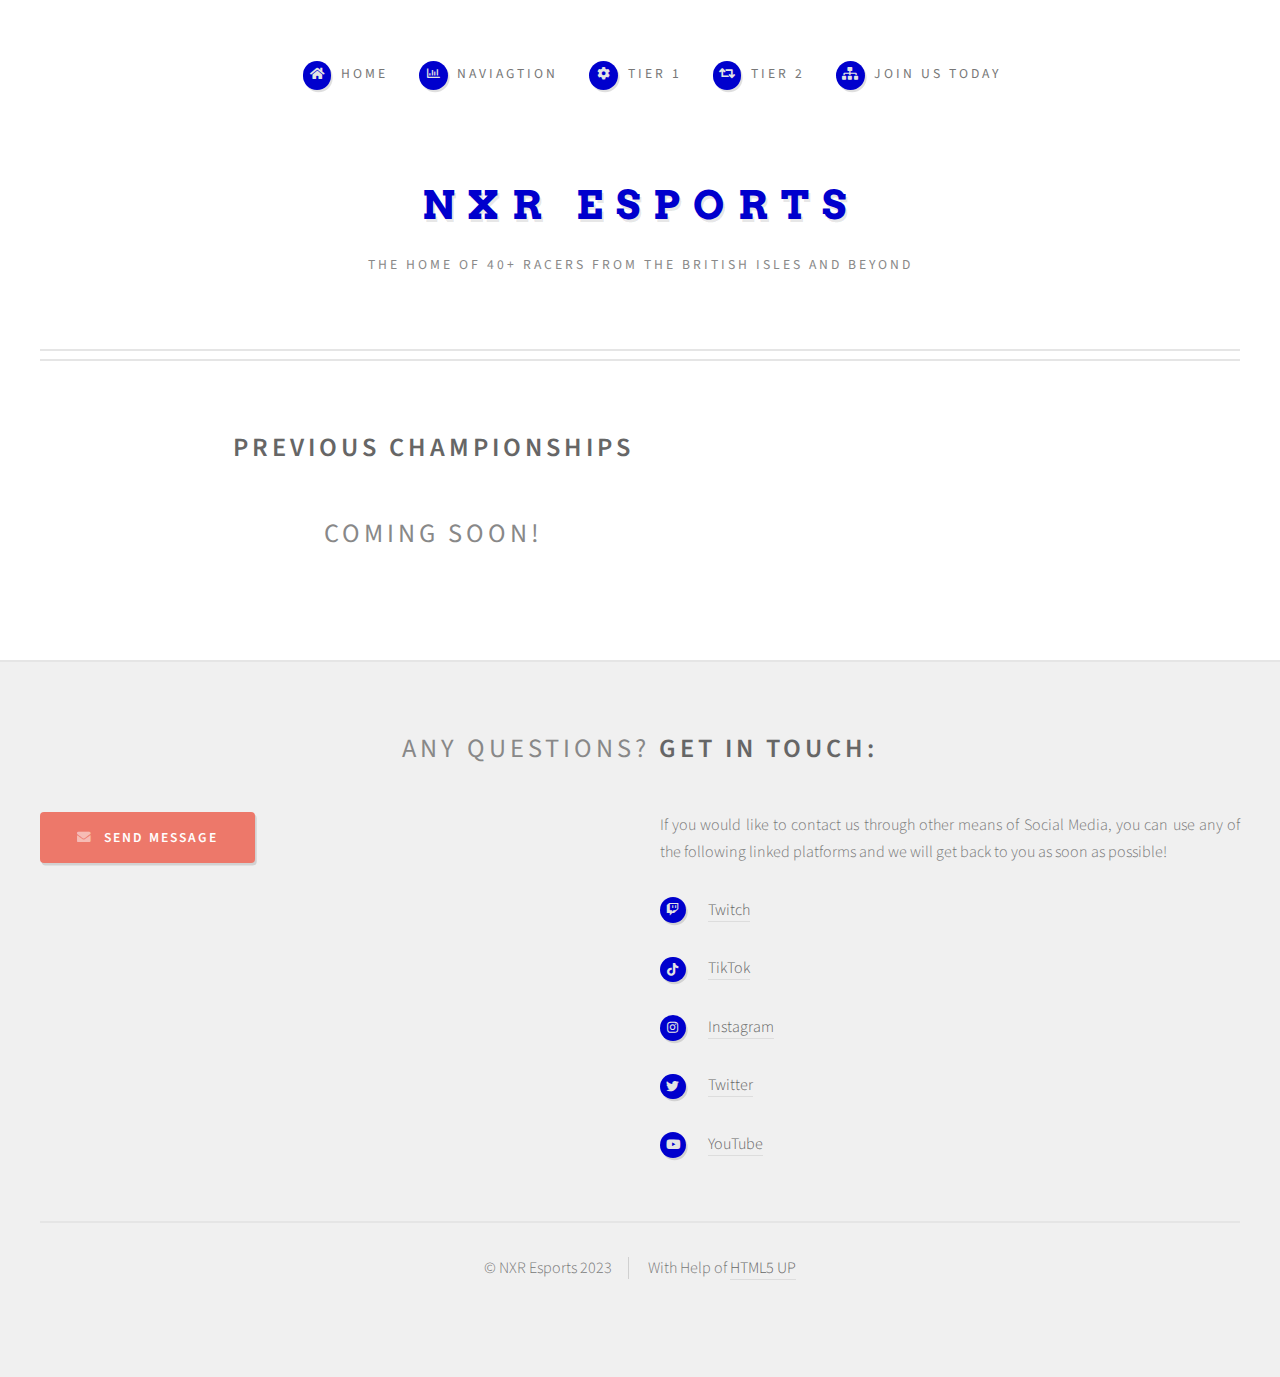
<file: History.html>
<!DOCTYPE HTML>
<!--
	Strongly Typed by HTML5 UP
	html5up.net | @ajlkn
	Free for personal and commercial use under the CCA 3.0 license (html5up.net/license)
-->
<html>
	<head>
		<title>NXR ESPORTS - History</title>
		<meta charset="utf-8" />
		<meta name="viewport" content="width=device-width, initial-scale=1, user-scalable=no" />
		<link rel="stylesheet" href="assets/css/main.css" />
	</head>
	<body class="no-sidebar is-preload">
		<div id="page-wrapper">

			<!-- Header -->
				<section id="header">
					<div class="container">

						<!-- Logo -->
						<h1 id="logo"><a href="index.html">NXR Esports</a></h1>
						<p>The Home of 40+ Racers from the British Isles and Beyond</p>

						<!-- Nav -->
						<nav id="nav">
							<ul>
								<li><a class="icon solid fa-home" href="index.html"><span>Home</span></a></li>
								<li>
									<a href="#" class="icon fa-chart-bar"><span>Naviagtion</span></a>
									<ul>

										<li>
											<a href="#">Championships</a>
											<ul>
												<li><a href="Tier1.html">Tier 1</a></li>
												<li><a href="Tier2.html">Tier 2</a></li>
												<li><a href="History.html">Previous Championships</a></li>
												<li><a href="LineUps.html">Lineup</a></li>
											</ul>
										</li>
										<li><a href="Records.html">Records Hall</a></li>
										<li><a href="FIA.html">The Rulebook</a></li>
										<li><a href="Join.html">Join Us Today</a></li>
										<li>
											<a href="#">Social Media</a>
											<ul>
												<li><a href="https://www.twitch.tv/nxr_xb1">Twitch</a></li>
												<li><a href="https://www.tiktok.com/@nxr_xb1">Tik Tok</a></li>
												<li><a href="https://www.instagram.com/nxrracing/">Instagram</a></li>
												<li><a href="https://twitter.com/NoxyRacing">Twitter</a></li>
												<LI><a href="https://www.youtube.com/channel/UCfnqVJV5vv-hoOVdfEO9Ylg">YouTube</a></li>
											</ul>
										<li><a href="mailto:nxr.esports.f1@gmail.com">Contact Us</a></li>
									</ul>
								</li>
								<li><a class="icon solid fa-cog" href="Tier1.html"><span>Tier 1</span></a></li>
								<li><a class="icon solid fa-retweet" href="Tier2.html"><span>Tier 2</span></a></li>
								<li><a class="icon solid fa-sitemap" href="Join.html"><span>Join Us Today</span></a></li>
							</ul>
						</nav>

					</div>
				</section>

			<!-- Main -->
			<!-- Main -->
				<section id="main">
					<div class="container">
						<div class="row">

							<!-- Content -->
								<div id="content" class="col-8 col-12-medium">

									<!-- Post -->
										<article class="box post">
											<header>
												<h2><strong>Previous Championships</strong></h2>
												<h2>Coming Soon!</h2>
											</header>

								</div>

						</div>
					</div>
				</section>

				<section id="footer">
					<div class="container">
						<header>
							<h2>Any Questions? <strong>Get in touch:</strong></h2>
						</header>
						<div class="row">
							<div class="col-6 col-12-medium">
								<section>
									<form method="post" action="#">
										<div class="row gtr-50">
											<div class="col-12">
												<a href="mailto:nxr.esports.f1@gmail.com" class="form-button-submit button icon solid fa-envelope">Send Message</a>
											</div>
										</div>
									</form>
								</section>
							</div>
							<div class="col-6 col-12-medium">
								<section>
									<p>If you would like to contact us through other means of Social Media,
									you can use any of the following linked platforms
									and we will get back to you as soon as possible!</p>
									<div class="row">
										<div class="col-6 col-12-small">
											<ul class="icons">
												<li class="icon brands fa-twitch">
													<a href="https://www.twitch.tv/nxr_xb1">Twitch</a>
												</li>
												<li class="icon brands fa-tiktok">
													<a href="https://www.tiktok.com/@nxr_xb1">TikTok</a>
												</li>
												<li class="icon brands fa-instagram">
													<a href="https://www.instagram.com/nxrracing/">Instagram</a>
												</li>
												<li class="icon brands fa-twitter">
													<a href="https://twitter.com/NoxyRacing">Twitter</a>
												</li>
												<li class="icon brands fa-youtube">
													<a href="https://www.youtube.com/channel/UCfnqVJV5vv-hoOVdfEO9Ylg">YouTube</a>
												</li>
											</ul>
										</div>
									</div>
								</section>
							</div>
						</div>
					</div>
					<div id="copyright" class="container">
						<ul class="links">
							<li>&copy; NXR Esports 2023</li><li> With Help of <a href="http://html5up.net">HTML5 UP</a></li>
						</ul>
					</div>
				</section>

		</div>

		<!-- Scripts -->
			<script src="assets/js/jquery.min.js"></script>
			<script src="assets/js/jquery.dropotron.min.js"></script>
			<script src="assets/js/browser.min.js"></script>
			<script src="assets/js/breakpoints.min.js"></script>
			<script src="assets/js/util.js"></script>
			<script src="assets/js/main.js"></script>

	</body>
</html>
</file>
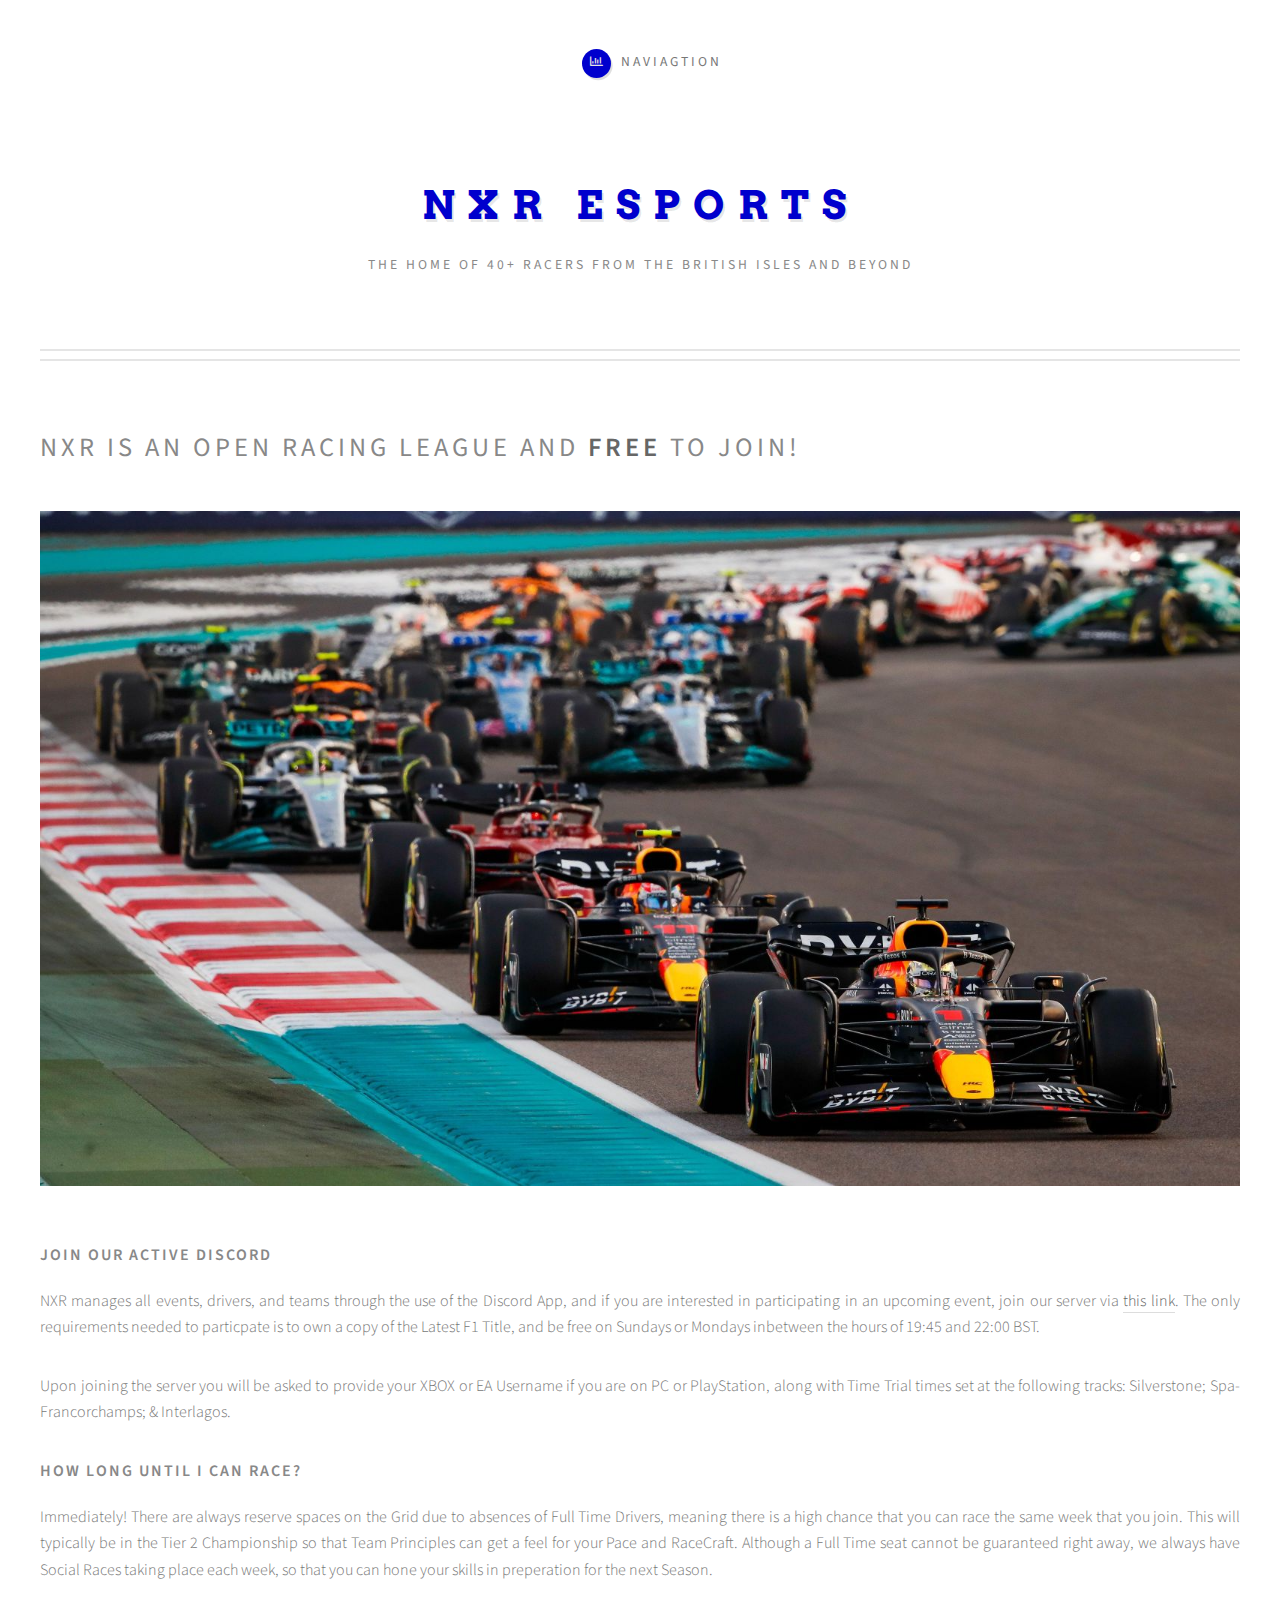
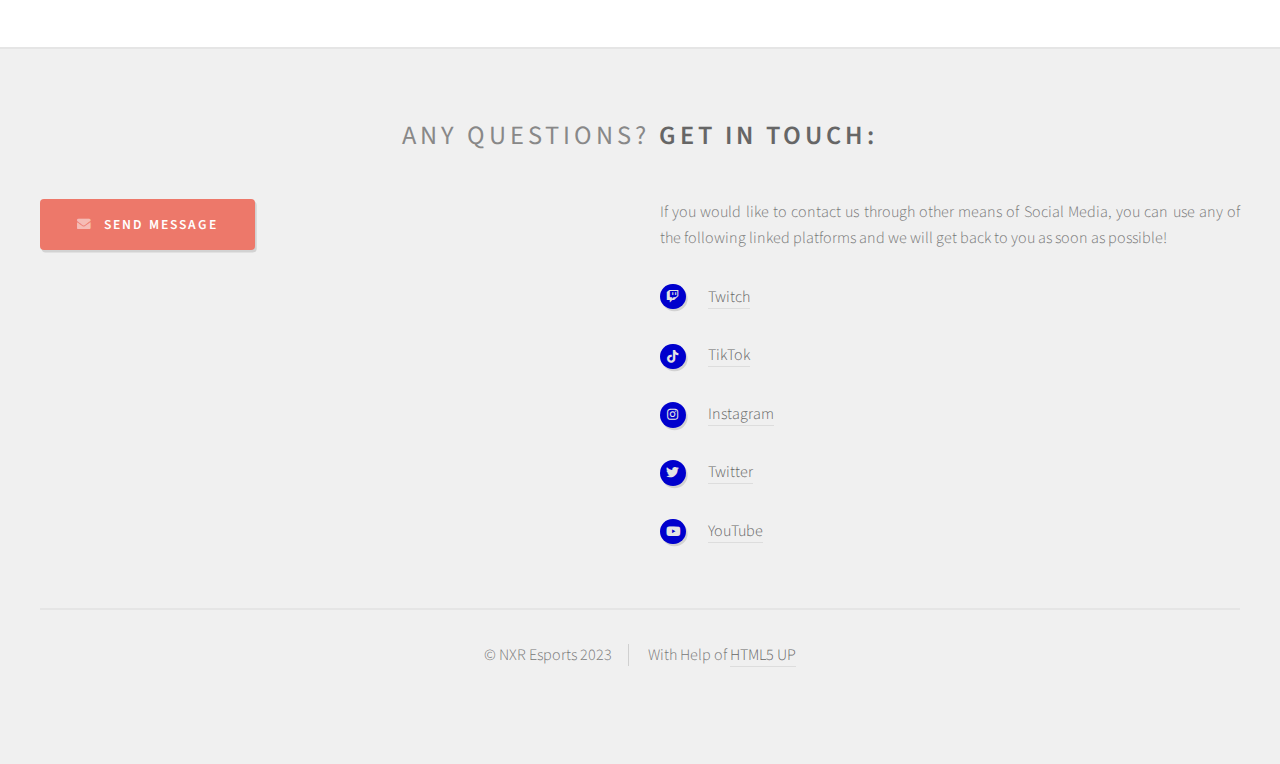
<file: Join.html>
<!DOCTYPE HTML>
<!--
	Strongly Typed by HTML5 UP
	html5up.net | @ajlkn
	Free for personal and commercial use under the CCA 3.0 license (html5up.net/license)
-->
<html>
	<head>
		<title>NXR ESPORTS - Join</title>
		<meta charset="utf-8" />
		<meta name="viewport" content="width=device-width, initial-scale=1, user-scalable=no" />
		<link rel="stylesheet" href="assets/css/main.css" />
	</head>
	<body class="homepage is-preload">
		<div id="page-wrapper">

			<!-- Header -->
				<section id="header">
					<div class="container">

						<!-- Logo -->
							<h1 id="logo"><a href="index.html">NXR Esports</a></h1>
							<p>The Home of 40+ Racers from the British Isles and Beyond</p>

						<!-- Nav -->
						<nav id="nav">
							<ul>
								<!-- HOME
								<li><a class="icon solid fa-home" href="index.html"><span>Home</span></a></li>
								-->
								<li>
									<!-- NAVIGATION -->
									<a href="#" class="icon fa-chart-bar"><span>Naviagtion</span></a>
									<ul>
										<!-- CHAMPIONSHIPS
										<li>
											<a href="#">Championships</a>
											<ul>
												<li><a href="Tier1.html">Tier 1</a></li>
												<li><a href="Tier2.html">Tier 2</a></li>
												<li><a href="History.html">Previous Championships</a></li>
												<li><a href="LineUps.html">Lineup</a></li>
											</ul>
										</li> -->

										<!-- RECORDS
										<li><a href="Records.html">Records Hall</a></li>
										-->
										<!-- RULEBOOK -->
										<li><a href="FIA.html">The Rulebook</a></li>

										<!-- SOCIALS -->
										<li><a href="Join.html">Join Us Today</a></li>
										<li>
											<a href="#">Social Media</a>
											<ul>
												<li><a href="https://www.twitch.tv/nxr_xb1">Twitch</a></li>
												<li><a href="https://www.tiktok.com/@nxr_xb1">Tik Tok</a></li>
												<li><a href="https://www.instagram.com/nxrracing/">Instagram</a></li>
												<li><a href="https://twitter.com/NoxyRacing">Twitter</a></li>
												<LI><a href="https://www.youtube.com/channel/UCfnqVJV5vv-hoOVdfEO9Ylg">YouTube</a></li>
											</ul>
										<li><a href="mailto:nxr.esports.f1@gmail.com">Contact Us</a></li>
									</ul>
								</li>
							</ul>
						</nav>

					</div>
				</section>

			<!-- Main -->
				<section id="main">
					<div class="container">
						<div id="content">

							<!-- Post -->
								<article class="box post">
									<header>
										<h2>NXR is an Open Racing League and <strong>FREE</strong> to join!</h2>
									</header>
									<span class="image featured"><img src="images/ABU.jpg" alt="" /></span>
									<h3>Join our Active Discord</h3>
									<p>NXR manages all events, drivers, and teams through the use of the Discord App,
									and if you are interested in participating in an upcoming event,
									join our server via <a href="https://discord.com/channels/770429348952014848/770432794571833394">this link</a>. The only requirements needed to particpate
									is to own a copy of the Latest F1 Title, and be free on Sundays or Mondays
									inbetween the hours of 19:45 and 22:00 BST.</p>
									<p>Upon joining the server you will be asked to provide your XBOX or EA
									Username if you are on PC or PlayStation, along with Time Trial times
								  set at the following tracks: Silverstone; Spa-Francorchamps; & Interlagos. </p>
									<h3>How Long Until I Can Race?</h3>
									<p>Immediately! There are always reserve spaces on the Grid due to absences
									of Full Time Drivers, meaning there is a high chance that you can race
								  the same week that you join. This will typically be in the Tier 2 Championship
								  so that Team Principles can get a feel for your Pace and RaceCraft.
								  Although a Full Time seat cannot be guaranteed right away, we always have
								  Social Races taking place each week, so that you can hone your skills
									in preperation for the next Season.</p>
								</article>

						</div>
					</div>
				</section>

			<!-- Footer -->
			<!-- Footer -->
				<section id="footer">
					<div class="container">
						<header>
							<h2>Any Questions? <strong>Get in touch:</strong></h2>
						</header>
						<div class="row">
							<div class="col-6 col-12-medium">
								<section>
									<form method="post" action="#">
										<div class="row gtr-50">
											<div class="col-12">
												<a href="mailto:nxr.esports.f1@gmail.com" class="form-button-submit button icon solid fa-envelope">Send Message</a>
											</div>
										</div>
									</form>
								</section>
							</div>
							<div class="col-6 col-12-medium">
								<section>
									<p>If you would like to contact us through other means of Social Media,
									you can use any of the following linked platforms
									and we will get back to you as soon as possible!</p>
									<div class="row">
										<div class="col-6 col-12-small">
											<ul class="icons">
												<li class="icon brands fa-twitch">
													<a href="https://www.twitch.tv/nxr_xb1">Twitch</a>
												</li>
												<li class="icon brands fa-tiktok">
													<a href="https://www.tiktok.com/@nxr_xb1">TikTok</a>
												</li>
												<li class="icon brands fa-instagram">
													<a href="https://www.instagram.com/nxrracing/">Instagram</a>
												</li>
												<li class="icon brands fa-twitter">
													<a href="https://twitter.com/NoxyRacing">Twitter</a>
												</li>
												<li class="icon brands fa-youtube">
													<a href="https://www.youtube.com/channel/UCfnqVJV5vv-hoOVdfEO9Ylg">YouTube</a>
												</li>
											</ul>
										</div>
									</div>
								</section>
							</div>
						</div>
					</div>
					<div id="copyright" class="container">
						<ul class="links">
							<li>&copy; NXR Esports 2023</li><li> With Help of <a href="http://html5up.net">HTML5 UP</a></li>
						</ul>
					</div>
				</section>

		</div>

		<!-- Scripts -->
			<script src="assets/js/jquery.min.js"></script>
			<script src="assets/js/jquery.dropotron.min.js"></script>
			<script src="assets/js/browser.min.js"></script>
			<script src="assets/js/breakpoints.min.js"></script>
			<script src="assets/js/util.js"></script>
			<script src="assets/js/main.js"></script>

	</body>
</html>
</file>
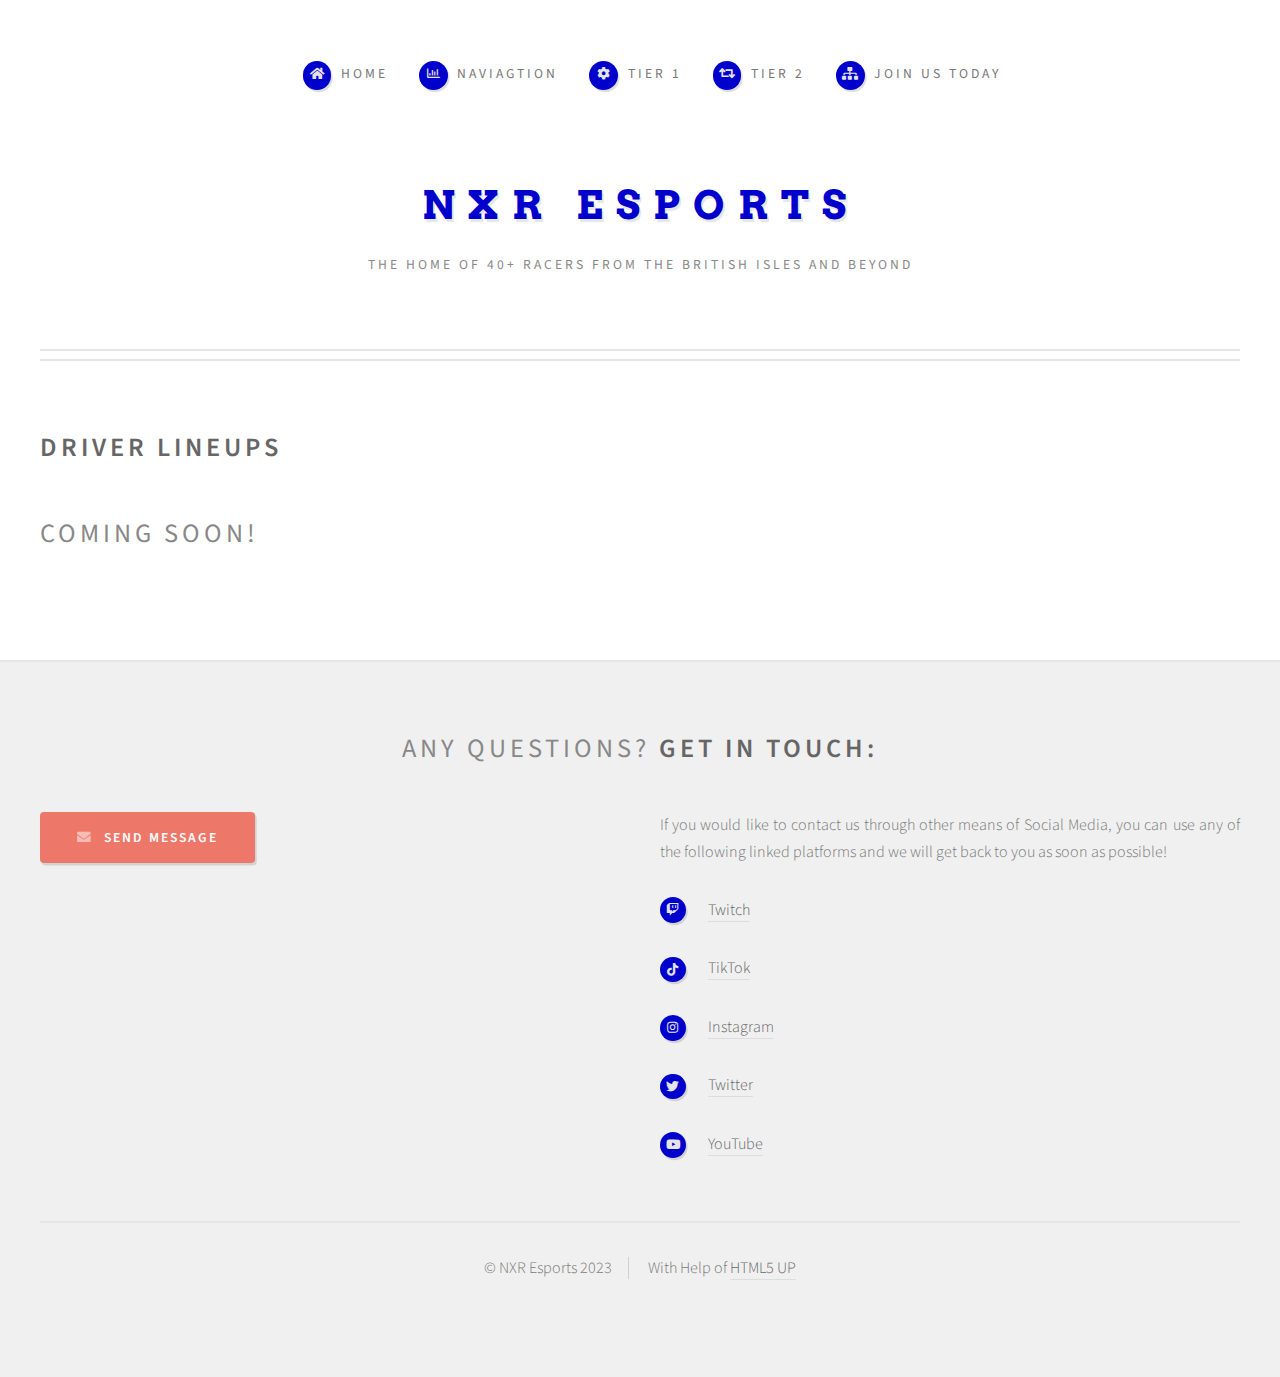
<file: LineUps.html>
<!DOCTYPE HTML>
<!--
	Strongly Typed by HTML5 UP
	html5up.net | @ajlkn
	Free for personal and commercial use under the CCA 3.0 license (html5up.net/license)
-->
<html>
<head>
	<title>NXR ESPORTS - Tier 2</title>
	<meta charset="utf-8" />
	<meta name="viewport" content="width=device-width, initial-scale=1, user-scalable=no" />
	<link rel="stylesheet" href="assets/css/main.css" />
</head>
<body class="homepage is-preload">
	<div id="page-wrapper">

		<!-- Header -->
			<section id="header">
				<div class="container">

					<!-- Logo -->
						<h1 id="logo"><a href="index.html">NXR Esports</a></h1>
						<p>The Home of 40+ Racers from the British Isles and Beyond</p>

						<!-- Nav -->
						<nav id="nav">
							<ul>
								<li><a class="icon solid fa-home" href="index.html"><span>Home</span></a></li>
								<li>
									<a href="#" class="icon fa-chart-bar"><span>Naviagtion</span></a>
									<ul>

										<li>
											<a href="#">Championships</a>
											<ul>
												<li><a href="Tier1.html">Tier 1</a></li>
												<li><a href="Tier2.html">Tier 2</a></li>
												<li><a href="History.html">Previous Championships</a></li>
												<li><a href="LineUps.html">Lineup</a></li>
											</ul>
										</li>
										<li><a href="Records.html">Records Hall</a></li>
										<li><a href="FIA.html">The Rulebook</a></li>
										<li><a href="Join.html">Join Us Today</a></li>
										<li>
											<a href="#">Social Media</a>
											<ul>
												<li><a href="https://www.twitch.tv/nxr_xb1">Twitch</a></li>
												<li><a href="https://www.tiktok.com/@nxr_xb1">Tik Tok</a></li>
												<li><a href="https://www.instagram.com/nxrracing/">Instagram</a></li>
												<li><a href="https://twitter.com/NoxyRacing">Twitter</a></li>
												<LI><a href="https://www.youtube.com/channel/UCfnqVJV5vv-hoOVdfEO9Ylg">YouTube</a></li>
											</ul>
										<li><a href="mailto:nxr.esports.f1@gmail.com">Contact Us</a></li>
									</ul>
								</li>
								<li><a class="icon solid fa-cog" href="Tier1.html"><span>Tier 1</span></a></li>
								<li><a class="icon solid fa-retweet" href="Tier2.html"><span>Tier 2</span></a></li>
								<li><a class="icon solid fa-sitemap" href="Join.html"><span>Join Us Today</span></a></li>
							</ul>
						</nav>

					</div>
				</section>

			<!-- Main -->
				<section id="main">
					<div class="container">
						<div class="row">

							<!-- Content -->
								<div id="content" class="col-8 col-12-medium">

									<!-- Post -->
										<article class="box post">
											<header>
												<h2><strong>Driver LineUps</strong></h2>
												<h2>Coming Soon!</h2>
											</header>

								</div>

						</div>
					</div>
				</section>

			<!-- Footer -->
			<!-- Footer -->
				<section id="footer">
					<div class="container">
						<header>
							<h2>Any Questions? <strong>Get in touch:</strong></h2>
						</header>
						<div class="row">
							<div class="col-6 col-12-medium">
								<section>
									<form method="post" action="#">
										<div class="row gtr-50">
											<div class="col-12">
												<a href="mailto:nxr.esports.f1@gmail.com" class="form-button-submit button icon solid fa-envelope">Send Message</a>
											</div>
										</div>
									</form>
								</section>
							</div>
							<div class="col-6 col-12-medium">
								<section>
									<p>If you would like to contact us through other means of Social Media,
									you can use any of the following linked platforms
									and we will get back to you as soon as possible!</p>
									<div class="row">
										<div class="col-6 col-12-small">
											<ul class="icons">
												<li class="icon brands fa-twitch">
													<a href="https://www.twitch.tv/nxr_xb1">Twitch</a>
												</li>
												<li class="icon brands fa-tiktok">
													<a href="https://www.tiktok.com/@nxr_xb1">TikTok</a>
												</li>
												<li class="icon brands fa-instagram">
													<a href="https://www.instagram.com/nxrracing/">Instagram</a>
												</li>
												<li class="icon brands fa-twitter">
													<a href="https://twitter.com/NoxyRacing">Twitter</a>
												</li>
												<li class="icon brands fa-youtube">
													<a href="https://www.youtube.com/channel/UCfnqVJV5vv-hoOVdfEO9Ylg">YouTube</a>
												</li>
											</ul>
										</div>
									</div>
								</section>
							</div>
						</div>
					</div>
					<div id="copyright" class="container">
						<ul class="links">
							<li>&copy; NXR Esports 2023</li><li> With Help of <a href="http://html5up.net">HTML5 UP</a></li>
						</ul>
					</div>
				</section>

		</div>

		<!-- Scripts -->
			<script src="assets/js/jquery.min.js"></script>
			<script src="assets/js/jquery.dropotron.min.js"></script>
			<script src="assets/js/browser.min.js"></script>
			<script src="assets/js/breakpoints.min.js"></script>
			<script src="assets/js/util.js"></script>
			<script src="assets/js/main.js"></script>

	</body>
</html>
</file>
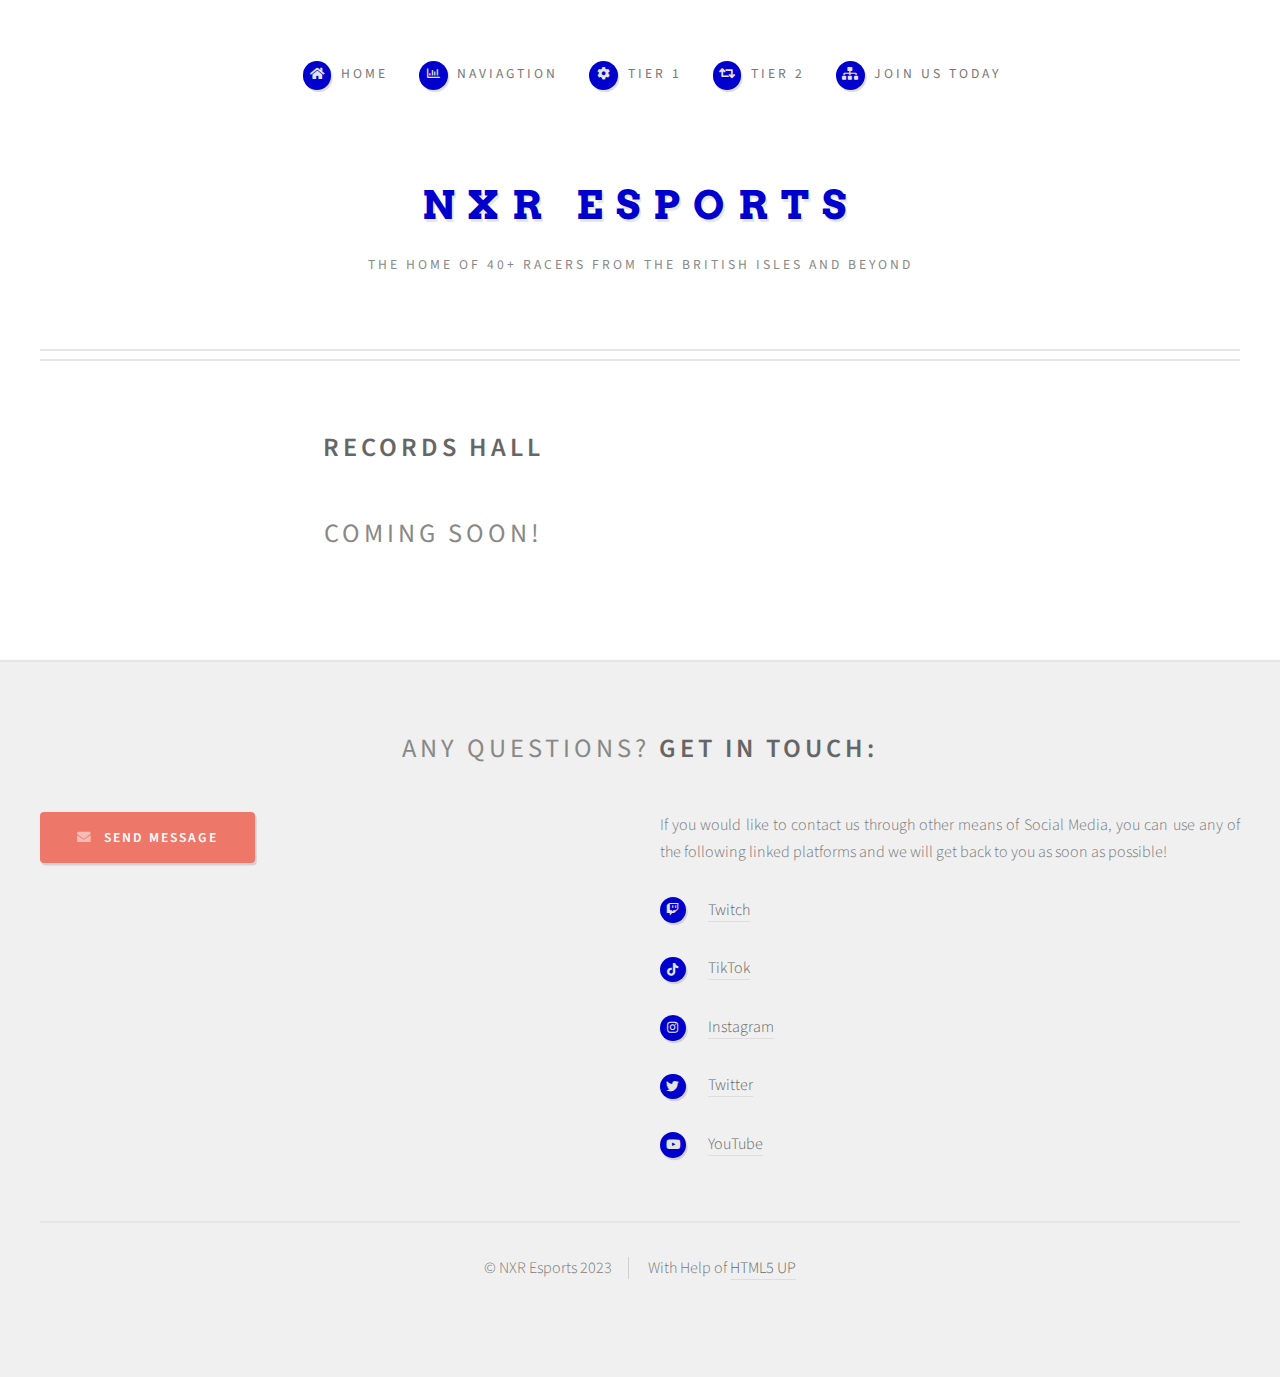
<file: Records.html>
<!DOCTYPE HTML>
<!--
	Strongly Typed by HTML5 UP
	html5up.net | @ajlkn
	Free for personal and commercial use under the CCA 3.0 license (html5up.net/license)
-->
<html>
	<head>
		<title>NXR ESPORTS - Records</title>
		<meta charset="utf-8" />
		<meta name="viewport" content="width=device-width, initial-scale=1, user-scalable=no" />
		<link rel="stylesheet" href="assets/css/main.css" />
	</head>
	<body class="no-sidebar is-preload">
		<div id="page-wrapper">

			<!-- Header -->
				<section id="header">
					<div class="container">

						<!-- Logo -->
						<h1 id="logo"><a href="index.html">NXR Esports</a></h1>
						<p>The Home of 40+ Racers from the British Isles and Beyond</p>

						<!-- Nav -->
						<nav id="nav">
							<ul>
								<li><a class="icon solid fa-home" href="index.html"><span>Home</span></a></li>
								<li>
									<a href="#" class="icon fa-chart-bar"><span>Naviagtion</span></a>
									<ul>

										<li>
											<a href="#">Championships</a>
											<ul>
												<li><a href="Tier1.html">Tier 1</a></li>
												<li><a href="Tier2.html">Tier 2</a></li>
												<li><a href="History.html">Previous Championships</a></li>
												<li><a href="LineUps.html">Lineup</a></li>
											</ul>
										</li>
										<li><a href="Records.html">Records Hall</a></li>
										<li><a href="FIA.html">The Rulebook</a></li>
										<li><a href="Join.html">Join Us Today</a></li>
										<li>
											<a href="#">Social Media</a>
											<ul>
												<li><a href="https://www.twitch.tv/nxr_xb1">Twitch</a></li>
												<li><a href="https://www.tiktok.com/@nxr_xb1">Tik Tok</a></li>
												<li><a href="https://www.instagram.com/nxrracing/">Instagram</a></li>
												<li><a href="https://twitter.com/NoxyRacing">Twitter</a></li>
												<LI><a href="https://www.youtube.com/channel/UCfnqVJV5vv-hoOVdfEO9Ylg">YouTube</a></li>
											</ul>
										<li><a href="mailto:nxr.esports.f1@gmail.com">Contact Us</a></li>
									</ul>
								</li>
								<li><a class="icon solid fa-cog" href="Tier1.html"><span>Tier 1</span></a></li>
								<li><a class="icon solid fa-retweet" href="Tier2.html"><span>Tier 2</span></a></li>
								<li><a class="icon solid fa-sitemap" href="Join.html"><span>Join Us Today</span></a></li>
							</ul>
						</nav>

					</div>
				</section>

				<!-- Main -->
					<section id="main">
						<div class="container">
							<div class="row">

								<!-- Content -->
									<div id="content" class="col-8 col-12-medium">

										<!-- Post -->
											<article class="box post">
												<header>
													<h2><strong>Records Hall</strong></h2>
													<h2>Coming Soon!</h2>
												</header>

									</div>

							</div>
						</div>
					</section>

			<!-- Footer -->
				<section id="footer">
					<div class="container">
						<header>
							<h2>Any Questions? <strong>Get in touch:</strong></h2>
						</header>
						<div class="row">
							<div class="col-6 col-12-medium">
								<section>
									<form method="post" action="#">
										<div class="row gtr-50">
											<div class="col-12">
												<a href="mailto:nxr.esports.f1@gmail.com" class="form-button-submit button icon solid fa-envelope">Send Message</a>
											</div>
										</div>
									</form>
								</section>
							</div>
							<div class="col-6 col-12-medium">
								<section>
									<p>If you would like to contact us through other means of Social Media,
									you can use any of the following linked platforms
									and we will get back to you as soon as possible!</p>
									<div class="row">
										<div class="col-6 col-12-small">
											<ul class="icons">
												<li class="icon brands fa-twitch">
													<a href="https://www.twitch.tv/nxr_xb1">Twitch</a>
												</li>
												<li class="icon brands fa-tiktok">
													<a href="https://www.tiktok.com/@nxr_xb1">TikTok</a>
												</li>
												<li class="icon brands fa-instagram">
													<a href="https://www.instagram.com/nxrracing/">Instagram</a>
												</li>
												<li class="icon brands fa-twitter">
													<a href="https://twitter.com/NoxyRacing">Twitter</a>
												</li>
												<li class="icon brands fa-youtube">
													<a href="https://www.youtube.com/channel/UCfnqVJV5vv-hoOVdfEO9Ylg">YouTube</a>
												</li>
											</ul>
										</div>
									</div>
								</section>
							</div>
						</div>
					</div>
					<div id="copyright" class="container">
						<ul class="links">
							<li>&copy; NXR Esports 2023</li><li> With Help of <a href="http://html5up.net">HTML5 UP</a></li>
						</ul>
					</div>
				</section>

		</div>

		<!-- Scripts -->
			<script src="assets/js/jquery.min.js"></script>
			<script src="assets/js/jquery.dropotron.min.js"></script>
			<script src="assets/js/browser.min.js"></script>
			<script src="assets/js/breakpoints.min.js"></script>
			<script src="assets/js/util.js"></script>
			<script src="assets/js/main.js"></script>

	</body>
</html>
</file>
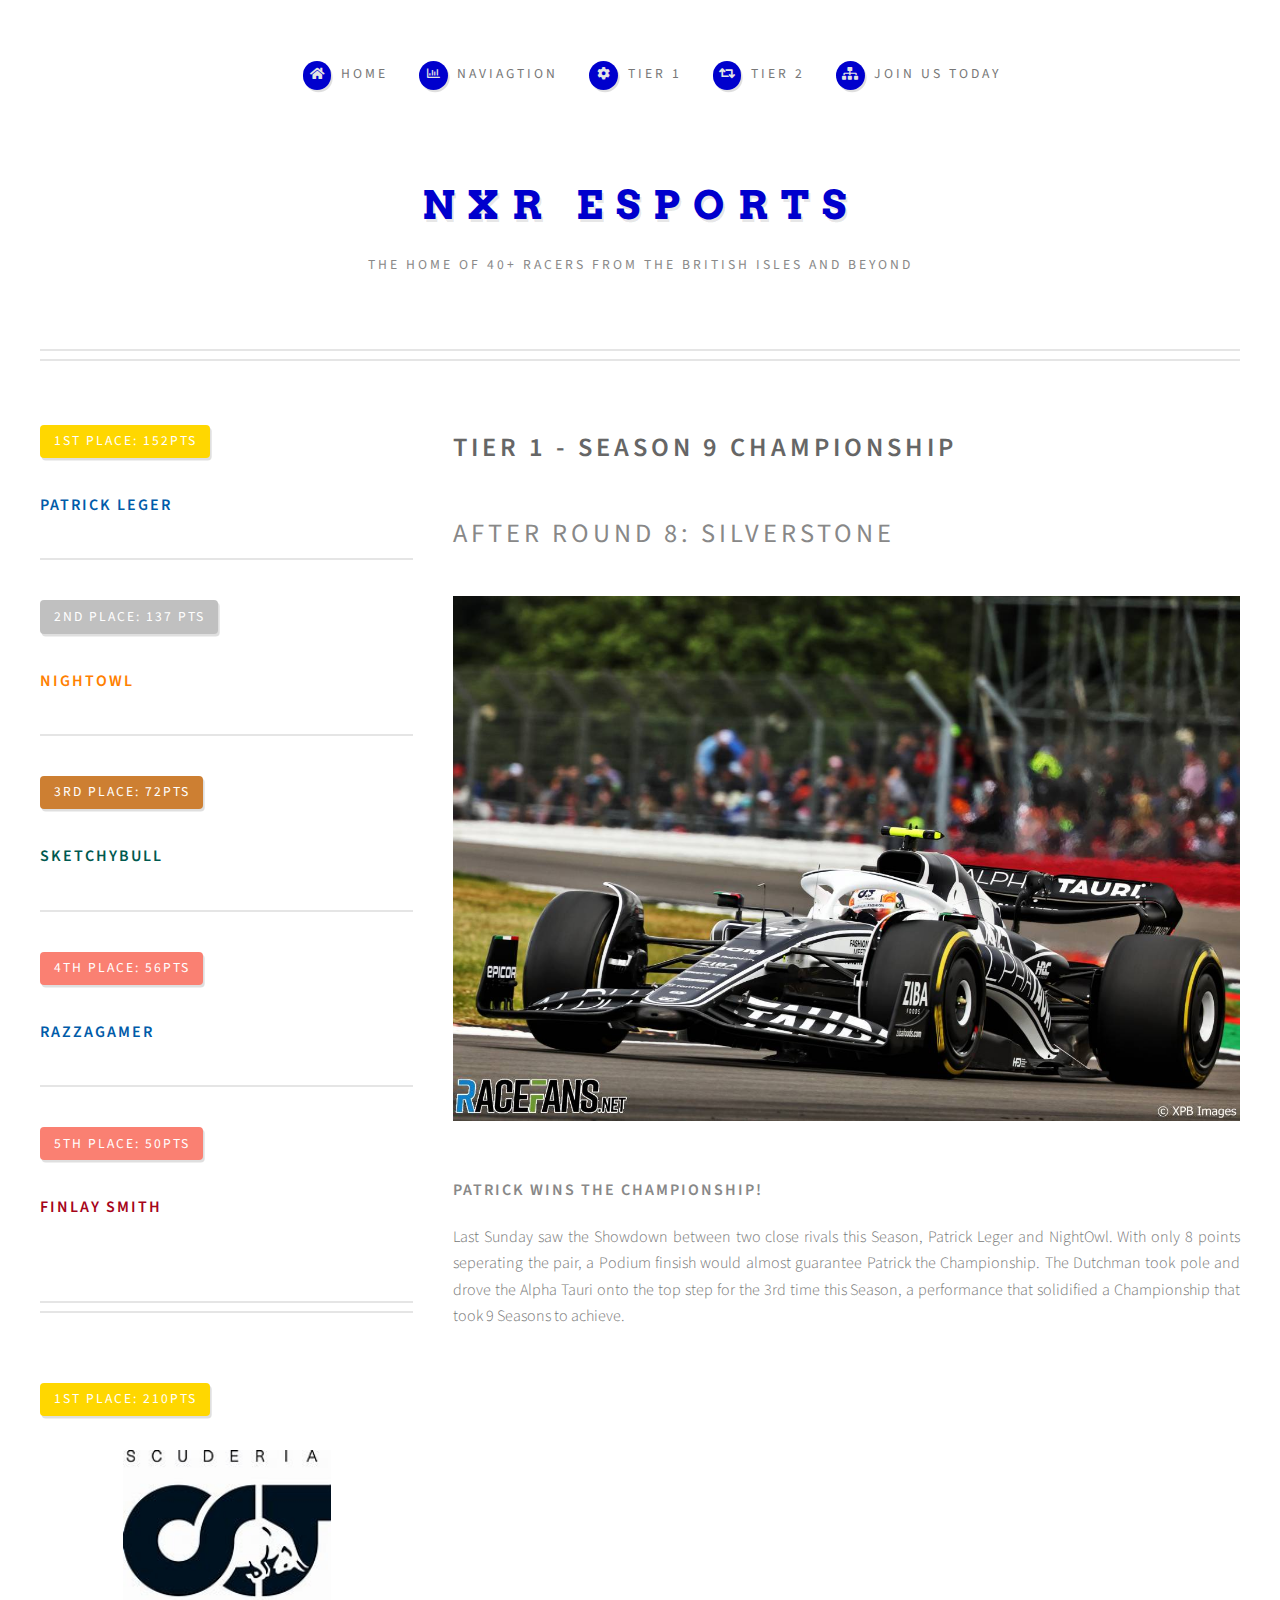
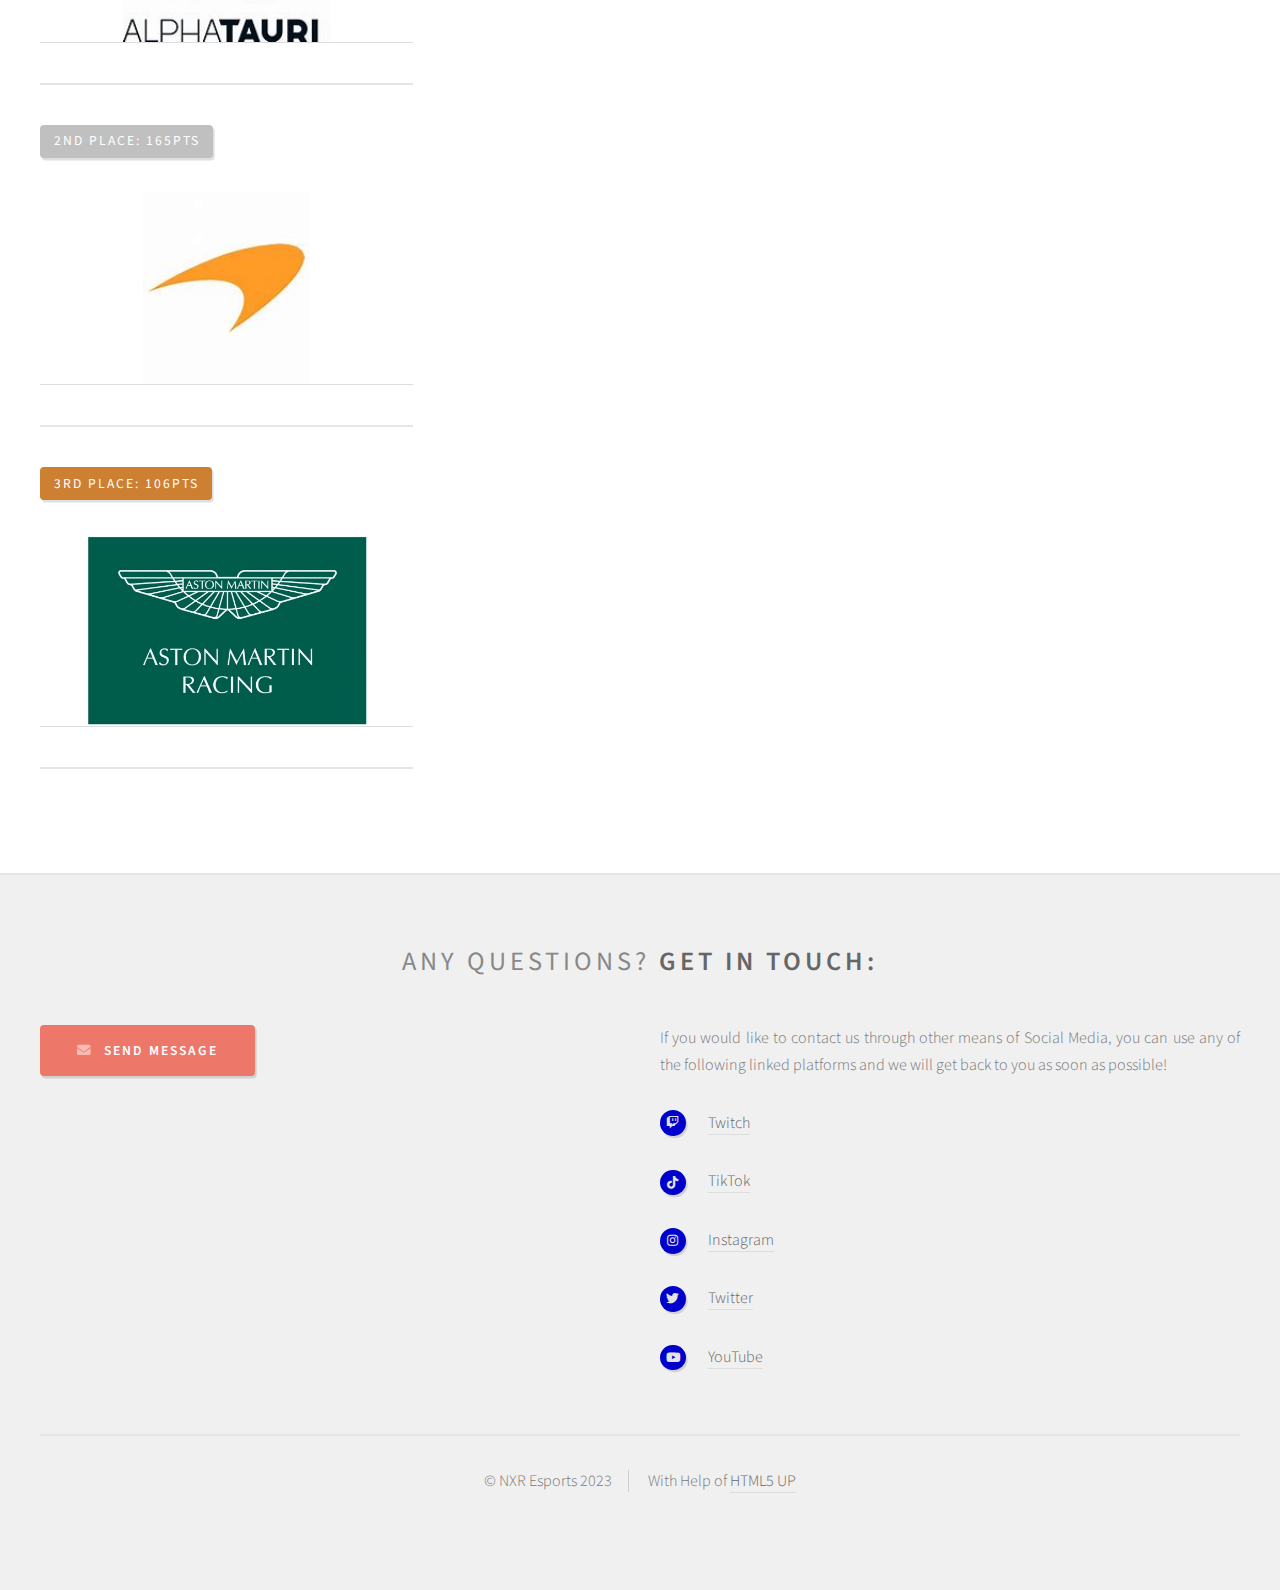
<file: Tier1.html>
<!DOCTYPE HTML>
<!--
	Strongly Typed by HTML5 UP
	html5up.net | @ajlkn
	Free for personal and commercial use under the CCA 3.0 license (html5up.net/license)
-->
<html>
<head>
	<title>NXR ESPORTS - Tier 1</title>
	<meta charset="utf-8" />
	<meta name="viewport" content="width=device-width, initial-scale=1, user-scalable=no" />
	<link rel="stylesheet" href="assets/css/main.css" />
</head>
<body class="homepage is-preload">
	<div id="page-wrapper">

		<!-- Header -->
			<section id="header">
				<div class="container">

					<!-- Logo -->
						<h1 id="logo"><a href="index.html">NXR Esports</a></h1>
						<p>The Home of 40+ Racers from the British Isles and Beyond</p>

						<!-- Nav -->
						<nav id="nav">
							<ul>
								<li><a class="icon solid fa-home" href="index.html"><span>Home</span></a></li>
								<li>
									<a href="#" class="icon fa-chart-bar"><span>Naviagtion</span></a>
									<ul>

										<li>
											<a href="#">Championships</a>
											<ul>
												<li><a href="Tier1.html">Tier 1</a></li>
												<li><a href="Tier2.html">Tier 2</a></li>
												<li><a href="History.html">Previous Championships</a></li>
												<li><a href="LineUps.html">Lineup</a></li>
											</ul>
										</li>
										<li><a href="Records.html">Records Hall</a></li>
										<li><a href="FIA.html">The Rulebook</a></li>
										<li><a href="Join.html">Join Us Today</a></li>
										<li>
											<a href="#">Social Media</a>
											<ul>
												<li><a href="https://www.twitch.tv/nxr_xb1">Twitch</a></li>
												<li><a href="https://www.tiktok.com/@nxr_xb1">Tik Tok</a></li>
												<li><a href="https://www.instagram.com/nxrracing/">Instagram</a></li>
												<li><a href="https://twitter.com/NoxyRacing">Twitter</a></li>
												<LI><a href="https://www.youtube.com/channel/UCfnqVJV5vv-hoOVdfEO9Ylg">YouTube</a></li>
											</ul>
										<li><a href="mailto:nxr.esports.f1@gmail.com">Contact Us</a></li>
									</ul>
								</li>
								<li><a class="icon solid fa-cog" href="Tier1.html"><span>Tier 1</span></a></li>
								<li><a class="icon solid fa-retweet" href="Tier2.html"><span>Tier 2</span></a></li>
								<li><a class="icon solid fa-sitemap" href="Join.html"><span>Join Us Today</span></a></li>
							</ul>
						</nav>

					</div>
				</section>

			<!-- Main -->
				<section id="main">
					<div class="container">
						<div class="row">

							<!-- Sidebar -->
								<div id="sidebar" class="col-4 col-12-medium">
								  <!--
									RedBull: 121F45
									Ferrari: A6051A
									Mercedes: 00A19C
									Aston Martin: 00594F
									Alpine: 005BA9
									Haas: F9F2F2
									Williams: 00A3EO
									Alfa Romeo: 981E32
									Alpha Tauri: 00293F
									McLaren: FF8000
									-->

																		<!-- Excerpts -->
																		<section>
																			<ul class="divided">
																				<li>

																					<!-- Excerpt -->
																						<article class="box excerpt">
																							<header>
																								<span class="first">1st Place: 152pts</span>
																								<h3><a href="LineUps.html"><font color="#005BA9">Patrick Leger</font></a></h3>
																							</header>
																						</article>

																				</li>
																				<li>

																					<!-- Excerpt -->
																						<article class="box excerpt">
																							<header>
																								<span class="second">2nd Place: 137 pts</span>
																								<h3><a href="LineUps.html"><font color="#FF8000">NightOwl</font></a></h3>
																							</header>
																						</article>

																				</li>
																				<li>

																					<!-- Excerpt -->
																						<article class="box excerpt">
																							<header>
																								<span class="third">3rd Place: 72pts</span>
																								<h3><a href="LineUps.html"><font color="#00594F">SketchyBull</font></a></h3>
																							</header>
																						</article>

																				</li>
																				<li>

																				<!-- Excerpt -->
																					<article class="box excerpt">
																						<header>
																							<span class="outside">4th Place: 56pts</span>
																							<h3><a href="LineUps.html"><font color="#005BA9">RazzaGamer</font></a></h3>
																						</header>
																					</header>
																				</article>

																			</li>
																			<li>

																				<!-- Excerpt -->
																					<article class="box excerpt">
																						<header>
																							<span class="outside">5th Place: 50pts</span>
																							<h3><a href="LineUps.html"><font color="#A6051A">Finlay Smith</font></a></h3>
																						</header>
																					</article>

																			</ul>
																		</section>

																				<!-- Highlights -->
																					<section>
																						<ul class="divided">
																							<li>

																								<!-- Highlight -->
																									<article class="box excerpt">
																										<header>
																											<span class="first">1st Place: 210pts</span>
																										</header>
																										<a href="LineUps.html" class="image centered"><img src="images/AT.jpg" alt="" /></a>
																									</article>

																							</li>
																							<li>

																								<!-- Highlight -->
																								<article class="box excerpt">
																									<header>
																										<span class="second">2nd Place: 165pts</span>
																									</header>
																									<a href="LineUps.html" class="image centered"><img src="images/MC.jpg" alt="" /></a>
																								</article>

																							</li>
																							<li>

																								<!-- Highlight -->
																								<article class="box excerpt">
																									<header>
																										<span class="third">3rd Place: 106pts</span>
																									</header>
																									<a href="LineUps.html" class="image centered"><img src="images/AM.jpg" alt="" /></a>
																								</article>

																							</li>
																							<li></li>
																						</ul>
																					</section>

								</div>

							<!-- Content -->
								<div id="content" class="col-8 col-12-medium imp-medium">

									<!-- Post -->
										<article class="box post">
											<header>
												<h2><strong>Tier 1 - Season 9 Championship</strong></h2>
												<h2> After Round 8: Silverstone</h2>
											</header>
											<span class="image featured"><img src="images/PatSil.jpg" alt="" /></span>
											<h3>Patrick wins the Championship!</h3>
											<p>Last Sunday saw the Showdown between two close rivals this Season,
											Patrick Leger and NightOwl. With only 8 points seperating the pair,
										a Podium finsish would almost guarantee Patrick the Championship.
									  The Dutchman took pole and drove the Alpha Tauri onto the top step
									  for the 3rd time this Season, a performance that solidified a Championship
									  that took 9 Seasons to achieve.</p>
										</article>

								</div>

						</div>
					</div>
				</section>

			<!-- Footer -->
			<!-- Footer -->
				<section id="footer">
					<div class="container">
						<header>
							<h2>Any Questions? <strong>Get in touch:</strong></h2>
						</header>
						<div class="row">
							<div class="col-6 col-12-medium">
								<section>
									<form method="post" action="#">
										<div class="row gtr-50">
											<div class="col-12">
												<a href="mailto:nxr.esports.f1@gmail.com" class="form-button-submit button icon solid fa-envelope">Send Message</a>
											</div>
										</div>
									</form>
								</section>
							</div>
							<div class="col-6 col-12-medium">
								<section>
									<p>If you would like to contact us through other means of Social Media,
									you can use any of the following linked platforms
									and we will get back to you as soon as possible!</p>
									<div class="row">
										<div class="col-6 col-12-small">
											<ul class="icons">
												<li class="icon brands fa-twitch">
													<a href="https://www.twitch.tv/nxr_xb1">Twitch</a>
												</li>
												<li class="icon brands fa-tiktok">
													<a href="https://www.tiktok.com/@nxr_xb1">TikTok</a>
												</li>
												<li class="icon brands fa-instagram">
													<a href="https://www.instagram.com/nxrracing/">Instagram</a>
												</li>
												<li class="icon brands fa-twitter">
													<a href="https://twitter.com/NoxyRacing">Twitter</a>
												</li>
												<li class="icon brands fa-youtube">
													<a href="https://www.youtube.com/channel/UCfnqVJV5vv-hoOVdfEO9Ylg">YouTube</a>
												</li>
											</ul>
										</div>
									</div>
								</section>
							</div>
						</div>
					</div>
					<div id="copyright" class="container">
						<ul class="links">
							<li>&copy; NXR Esports 2023</li><li> With Help of <a href="http://html5up.net">HTML5 UP</a></li>
						</ul>
					</div>
				</section>

		</div>

		<!-- Scripts -->
			<script src="assets/js/jquery.min.js"></script>
			<script src="assets/js/jquery.dropotron.min.js"></script>
			<script src="assets/js/browser.min.js"></script>
			<script src="assets/js/breakpoints.min.js"></script>
			<script src="assets/js/util.js"></script>
			<script src="assets/js/main.js"></script>

	</body>
</html>
</file>
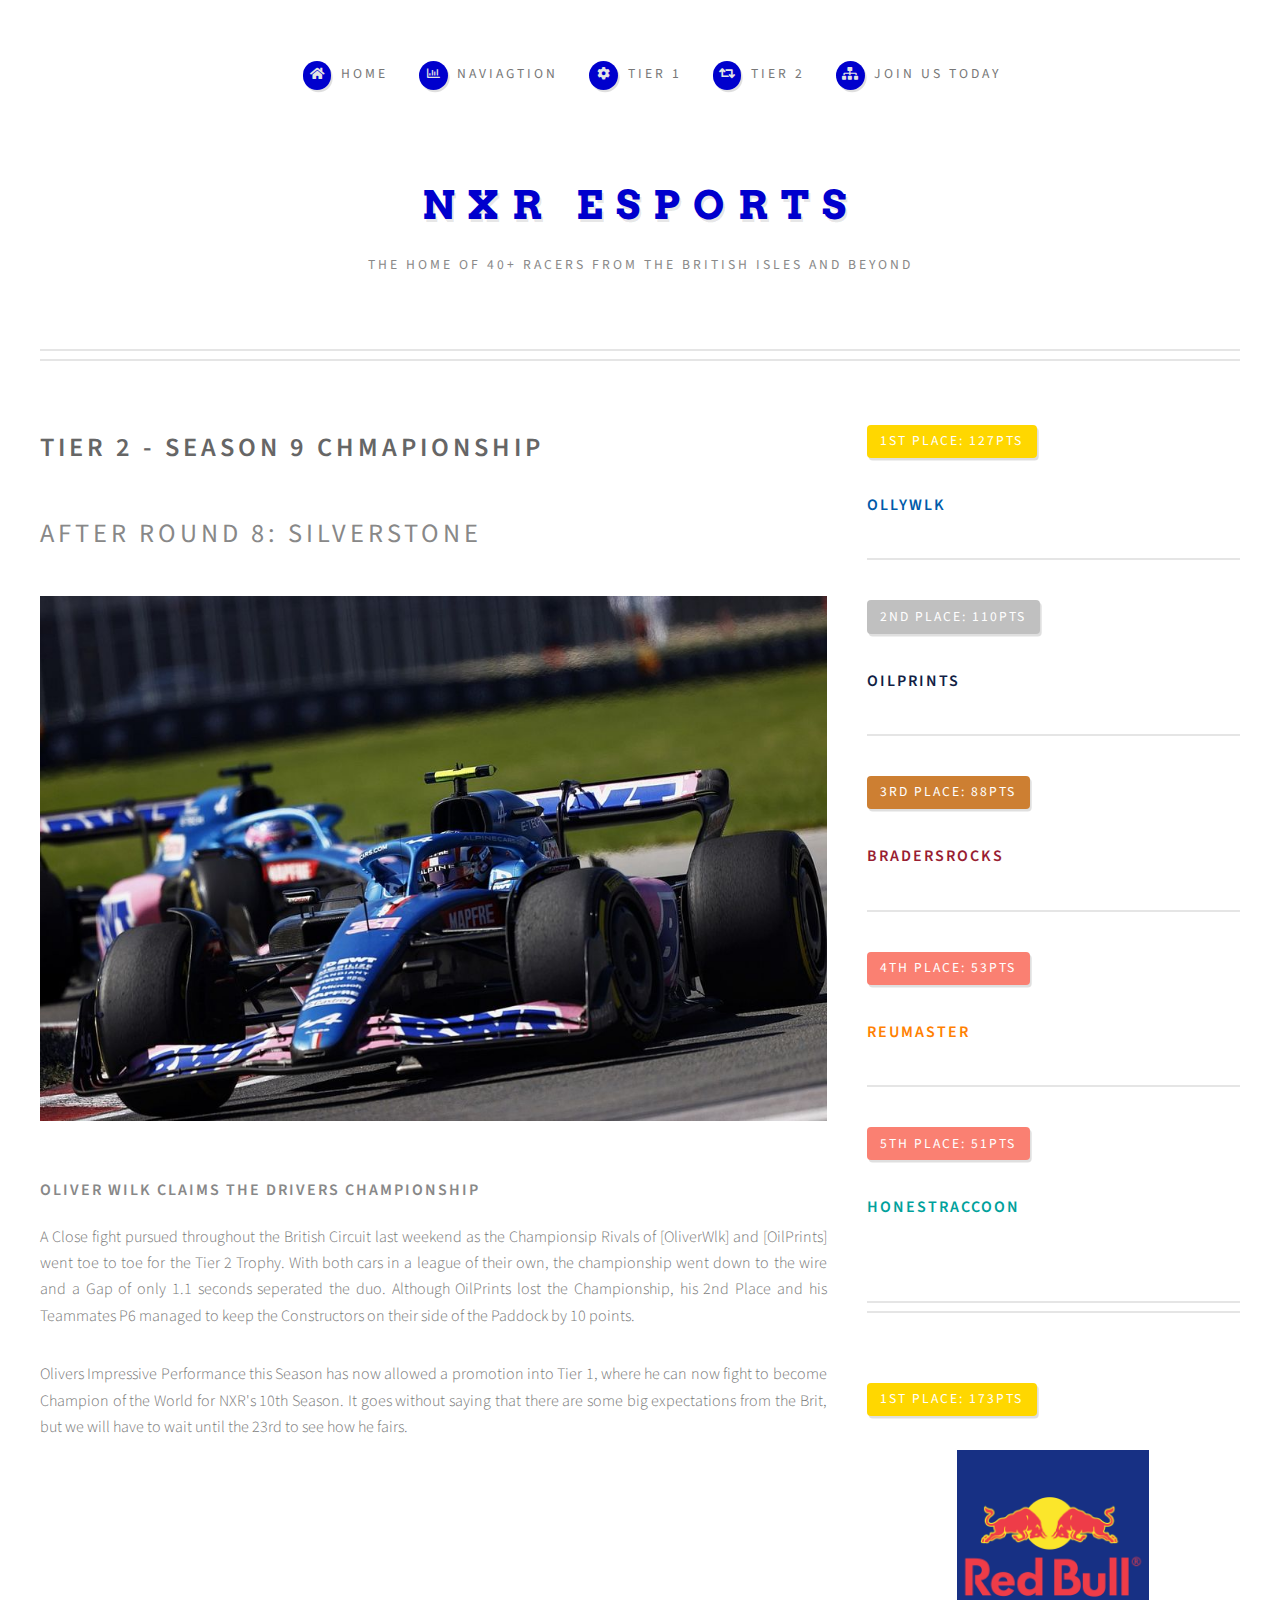
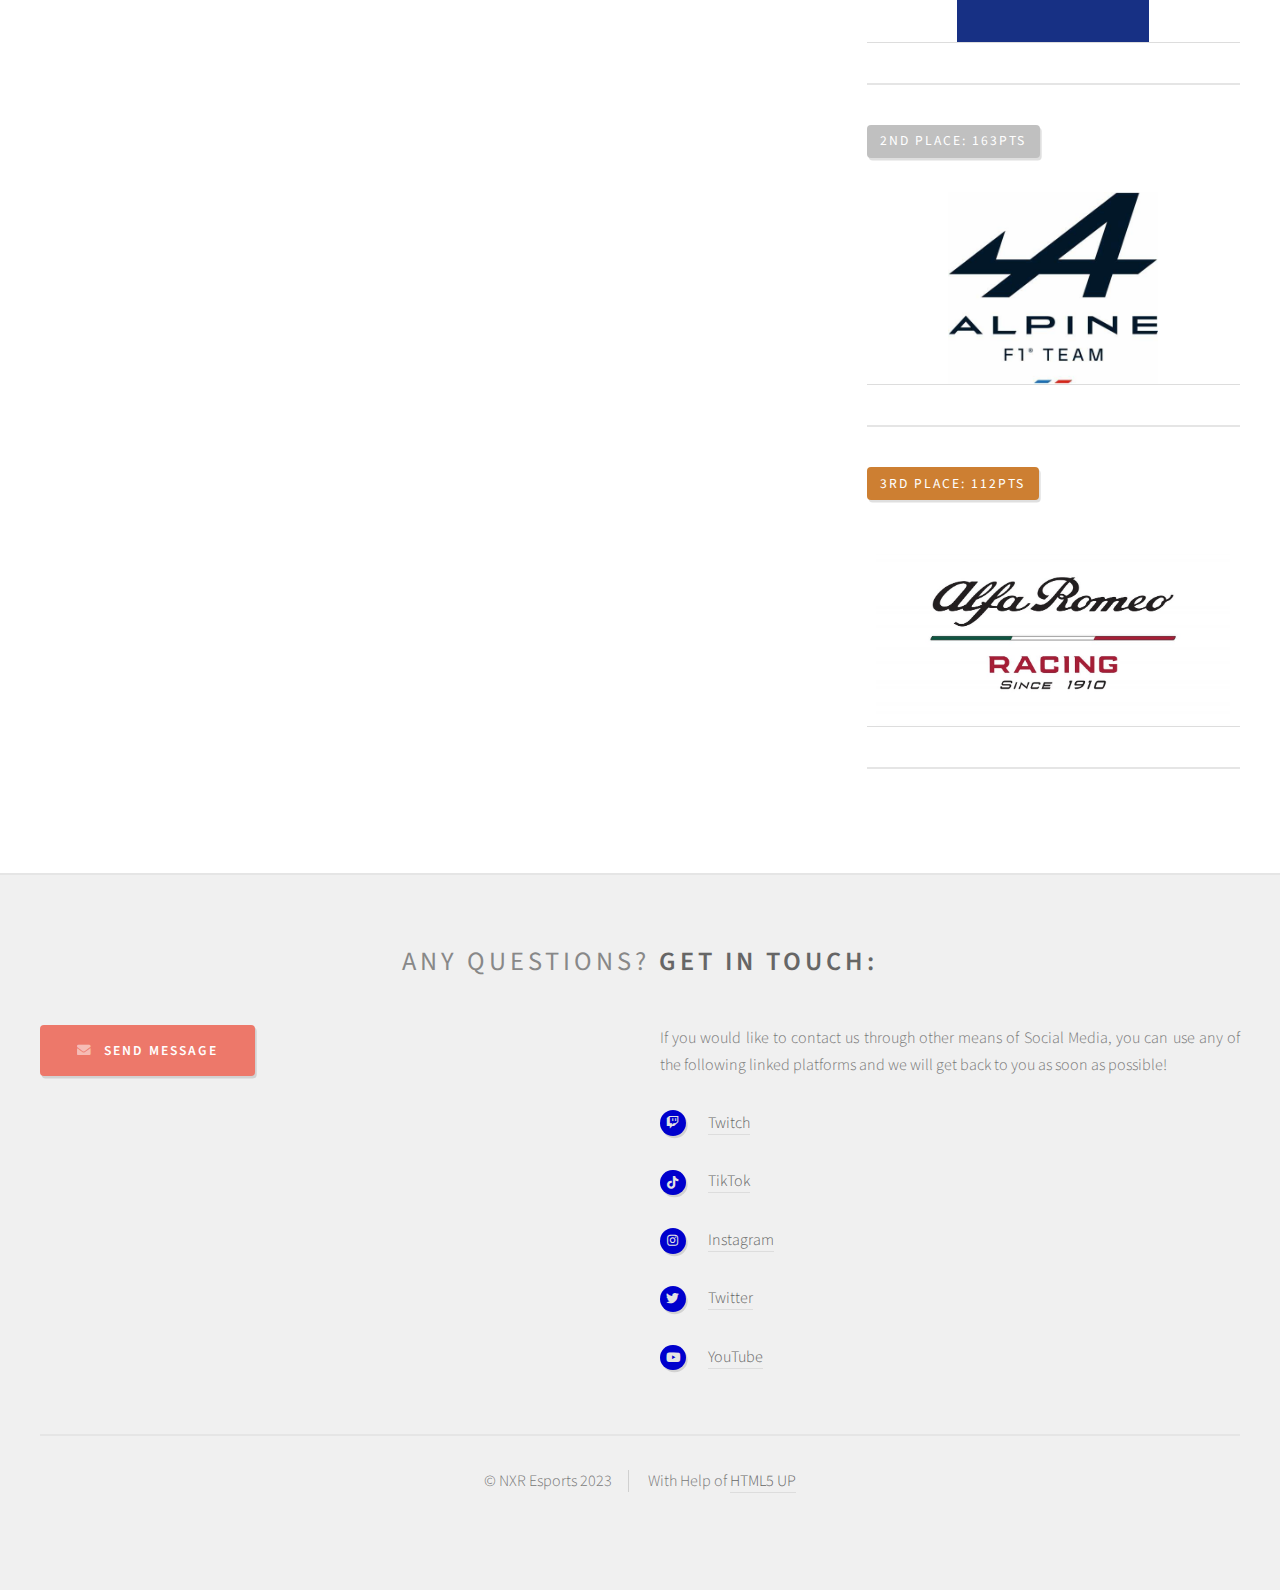
<file: Tier2.html>
<!DOCTYPE HTML>
<!--
	Strongly Typed by HTML5 UP
	html5up.net | @ajlkn
	Free for personal and commercial use under the CCA 3.0 license (html5up.net/license)
-->
<html>
<head>
	<title>NXR ESPORTS - Tier 2</title>
	<meta charset="utf-8" />
	<meta name="viewport" content="width=device-width, initial-scale=1, user-scalable=no" />
	<link rel="stylesheet" href="assets/css/main.css" />
</head>
<body class="homepage is-preload">
	<div id="page-wrapper">

		<!-- Header -->
			<section id="header">
				<div class="container">

					<!-- Logo -->
						<h1 id="logo"><a href="index.html">NXR Esports</a></h1>
						<p>The Home of 40+ Racers from the British Isles and Beyond</p>

						<!-- Nav -->
						<nav id="nav">
							<ul>
								<li><a class="icon solid fa-home" href="index.html"><span>Home</span></a></li>
								<li>
									<a href="#" class="icon fa-chart-bar"><span>Naviagtion</span></a>
									<ul>

										<li>
											<a href="#">Championships</a>
											<ul>
												<li><a href="Tier1.html">Tier 1</a></li>
												<li><a href="Tier2.html">Tier 2</a></li>
												<li><a href="History.html">Previous Championships</a></li>
												<li><a href="LineUps.html">Lineup</a></li>
											</ul>
										</li>
										<li><a href="Records.html">Records Hall</a></li>
										<li><a href="FIA.html">The Rulebook</a></li>
										<li><a href="Join.html">Join Us Today</a></li>
										<li>
											<a href="#">Social Media</a>
											<ul>
												<li><a href="https://www.twitch.tv/nxr_xb1">Twitch</a></li>
												<li><a href="https://www.tiktok.com/@nxr_xb1">Tik Tok</a></li>
												<li><a href="https://www.instagram.com/nxrracing/">Instagram</a></li>
												<li><a href="https://twitter.com/NoxyRacing">Twitter</a></li>
												<LI><a href="https://www.youtube.com/channel/UCfnqVJV5vv-hoOVdfEO9Ylg">YouTube</a></li>
											</ul>
										<li><a href="mailto:nxr.esports.f1@gmail.com">Contact Us</a></li>
									</ul>
								</li>
								<li><a class="icon solid fa-cog" href="Tier1.html"><span>Tier 1</span></a></li>
								<li><a class="icon solid fa-retweet" href="Tier2.html"><span>Tier 2</span></a></li>
								<li><a class="icon solid fa-sitemap" href="Join.html"><span>Join Us Today</span></a></li>
							</ul>
						</nav>

					</div>
				</section>

			<!-- Main -->
				<section id="main">
					<div class="container">
						<div class="row">

							<!-- Content -->
								<div id="content" class="col-8 col-12-medium">

									<!-- Post -->
										<article class="box post">
											<header>
												<h2><strong>Tier 2 - Season 9 Chmapionship</strong></h2>
												<h2>After Round 8: Silverstone</h2>
											</header>
											<span class="image featured"><img src="images/OllSil.jpg" alt="" /></span>
											<h3>Oliver Wilk Claims the Drivers Championship</h3>
											<p>A Close fight pursued throughout the British Circuit last weekend as the Championsip Rivals of [OliverWlk] and [OilPrints] went toe to toe for the Tier 2 Trophy.
											With both cars in a league of their own, the championship went down to the wire and a Gap of only 1.1 seconds seperated the duo. Although OilPrints lost the Championship,
											his 2nd Place and his Teammates P6 managed to keep the Constructors on their side of the Paddock by 10 points.</p>
											<p>Olivers Impressive Performance this Season has now allowed a promotion into Tier 1,
												where he can now fight to become Champion of the World for NXR's 10th Season.
												It goes without saying that there are some big expectations from the Brit,
												but we will have to wait until the 23rd to see how he fairs.</p>
										</article>

								</div>

							<!-- Sidebar -->
								<div id="sidebar" class="col-4 col-12-medium">

									<!--
									RedBull: 121F45
									Ferrari: A6051A
									Mercedes: 00A19C
									Aston Martin: 00594F
									Alpine: 005BA9
									Haas: F9F2F2
									Williams: 00A3EO
									Alfa Romeo: 981E32
									Alpha Tauri: 00293F
									McLaren: FF8000
									-->

																		<!-- Excerpts -->
																		<section>
																			<ul class="divided">
																				<li>

																					<!-- Excerpt -->
																						<article class="box excerpt">
																							<header>
																								<span class="first">1st Place: 127pts</span>
																								<h3><a href="LineUps.html"><font color="#005BA9">OllyWlk</font></a></h3>
																							</header>
																						</article>

																				</li>
																				<li>

																					<!-- Excerpt -->
																						<article class="box excerpt">
																							<header>
																								<span class="second">2nd Place: 110pts</span>
																								<h3><a href="LineUps.html"><font color="#121F45">OilPrints</font></a></h3>
																							</header>
																						</article>

																				</li>
																				<li>

																					<!-- Excerpt -->
																						<article class="box excerpt">
																							<header>
																								<span class="third">3rd Place: 88pts</span>
																								<h3><a href="LineUps.html"><font color="#981E32">BradersRocks</font></a></h3>
																							</header>
																						</article>

																				</li>
																				<li>

																				<!-- Excerpt -->
																					<article class="box excerpt">
																						<header>
																							<span class="outside">4th Place: 53pts</span>
																							<h3><a href="LineUps.html"><font color="#FF8000">ReuMaster</font></a></h3>
																						</header>
																					</header>
																				</article>

																			</li>
																			<li>

																				<!-- Excerpt -->
																					<article class="box excerpt">
																						<header>
																							<span class="outside">5th Place: 51pts</span>
																							<h3><a href="LineUps.html"><font color="#00A19C">HonestRaccoon</font></a></h3>
																						</header>
																					</article>

																			</ul>
																		</section>

																				<!-- Highlights -->
																					<section>
																						<ul class="divided">
																							<li>

																								<!-- Highlight -->
																									<article class="box excerpt">
																										<header>
																											<span class="first">1st Place: 173pts</span>
																										</header>
																										<a href="LineUps.html" class="image centered"><img src="images/RB.jpg" alt="" /></a>
																									</article>

																							</li>
																							<li>

																								<!-- Highlight -->
																								<article class="box excerpt">
																									<header>
																										<span class="second">2nd Place: 163pts</span>
																									</header>
																									<a href="LineUps.html" class="image centered"><img src="images/AL.jpg" alt="" /></a>
																								</article>

																							</li>
																							<li>

																								<!-- Highlight -->
																								<article class="box excerpt">
																									<header>
																										<span class="third">3rd Place: 112pts</span>
																									</header>
																									<a href="LineUps.html" class="image centered"><img src="images/AR.jpg" alt="" /></a>
																								</article>

																							</li>
																							<li></li>
																						</ul>
																					</section>
								</div>

						</div>
					</div>
				</section>

			<!-- Footer -->
			<!-- Footer -->
				<section id="footer">
					<div class="container">
						<header>
							<h2>Any Questions? <strong>Get in touch:</strong></h2>
						</header>
						<div class="row">
							<div class="col-6 col-12-medium">
								<section>
									<form method="post" action="#">
										<div class="row gtr-50">
											<div class="col-12">
												<a href="mailto:nxr.esports.f1@gmail.com" class="form-button-submit button icon solid fa-envelope">Send Message</a>
											</div>
										</div>
									</form>
								</section>
							</div>
							<div class="col-6 col-12-medium">
								<section>
									<p>If you would like to contact us through other means of Social Media,
									you can use any of the following linked platforms
									and we will get back to you as soon as possible!</p>
									<div class="row">
										<div class="col-6 col-12-small">
											<ul class="icons">
												<li class="icon brands fa-twitch">
													<a href="https://www.twitch.tv/nxr_xb1">Twitch</a>
												</li>
												<li class="icon brands fa-tiktok">
													<a href="https://www.tiktok.com/@nxr_xb1">TikTok</a>
												</li>
												<li class="icon brands fa-instagram">
													<a href="https://www.instagram.com/nxrracing/">Instagram</a>
												</li>
												<li class="icon brands fa-twitter">
													<a href="https://twitter.com/NoxyRacing">Twitter</a>
												</li>
												<li class="icon brands fa-youtube">
													<a href="https://www.youtube.com/channel/UCfnqVJV5vv-hoOVdfEO9Ylg">YouTube</a>
												</li>
											</ul>
										</div>
									</div>
								</section>
							</div>
						</div>
					</div>
					<div id="copyright" class="container">
						<ul class="links">
							<li>&copy; NXR Esports 2023</li><li> With Help of <a href="http://html5up.net">HTML5 UP</a></li>
						</ul>
					</div>
				</section>

		</div>

		<!-- Scripts -->
			<script src="assets/js/jquery.min.js"></script>
			<script src="assets/js/jquery.dropotron.min.js"></script>
			<script src="assets/js/browser.min.js"></script>
			<script src="assets/js/breakpoints.min.js"></script>
			<script src="assets/js/util.js"></script>
			<script src="assets/js/main.js"></script>

	</body>
</html>
</file>
<file: assets/css/main.css>
@import url("fontawesome-all.min.css");
@import url("https://fonts.googleapis.com/css?family=Source+Sans+Pro:300,400,600|Arvo:700");

/*
	Strongly Typed by HTML5 UP
	html5up.net | @ajlkn
	Free for personal and commercial use under the CCA 3.0 license (html5up.net/license)
*/

html, body, div, span, applet, object,
iframe, h1, h2, h3, h4, h5, h6, p, blockquote,
pre, a, abbr, acronym, address, big, cite,
code, del, dfn, em, img, ins, kbd, q, s, samp,
small, strike, strong, sub, sup, tt, var, b,
u, i, center, dl, dt, dd, ol, ul, li, fieldset,
form, label, legend, table, caption, tbody,
tfoot, thead, tr, th, td, redbull, article, aside,
canvas, details, embed, figure, figcaption,
footer, header, hgroup, menu, nav, output, ruby,
section, summary, time, mark, audio, video {
	margin: 0;
	padding: 0;
	border: 0;
	font-size: 100%;
	font: inherit;
	vertical-align: baseline;}

redbull, article, aside, details, figcaption, figure,
footer, header, hgroup, menu, nav, section {
	display: block;}

body {
	line-height: 1;
}

ol, ul {
	list-style: none;
}

blockquote, q {
	quotes: none;
}

	blockquote:before, blockquote:after, q:before, q:after {
		content: '';
		content: none;
	}

table {
	border-collapse: collapse;
	border-spacing: 0;
}

body {
	-webkit-text-size-adjust: none;
}

mark {
	background-color: transparent;
	color: inherit;
}

input::-moz-focus-inner {
	border: 0;
	padding: 0;
}

input, select, textarea {
	-moz-appearance: none;
	-webkit-appearance: none;
	-ms-appearance: none;
	appearance: none;
}

/* Basic */

	html {
		box-sizing: border-box;
	}

	*, *:before, *:after {
		box-sizing: inherit;
	}

	body {
		background: #f0f0f0;
	}

		body.is-preload *, body.is-preload *:before, body.is-preload *:after {
			-moz-animation: none !important;
			-webkit-animation: none !important;
			-ms-animation: none !important;
			animation: none !important;
			-moz-transition: none !important;
			-webkit-transition: none !important;
			-ms-transition: none !important;
			transition: none !important;
		}

	body, input, textarea, select {
		font-family: 'Source Sans Pro';
		font-weight: 300;
		color: #777;
		line-height: 1.65em;
		font-size: 15pt;
	}

	h1, h2, h3, h4, h5, h6 {
		font-weight: 600;
		text-transform: uppercase;
		color: #888;
	}

	h1 a, h2 a, h3 a, h4 a, h5 a, h6 a {
		color: #0000CD;
		text-decoration: none;
		border: 0;
	}

	h2 {
		font-size: 1.65em;
		font-weight: 400;
		letter-spacing: 4px;
		margin: 0 0 1.5em 0;
		line-height: 1.75em;
	}

	h3 {
		font-size: 1em;
		letter-spacing: 2px;
		margin: 0 0 1.25em 0;
	}

	a {
		-moz-transition: color 0.25s ease-in-out, border-bottom-color 0.25s ease-in-out;
		-webkit-transition: color 0.25s ease-in-out, border-bottom-color 0.25s ease-in-out;
		-ms-transition: color 0.25s ease-in-out, border-bottom-color 0.25s ease-in-out;
		transition: color 0.25s ease-in-out, border-bottom-color 0.25s ease-in-out;
		color: #666;
		text-decoration: none;
		border-bottom: solid 1px #ddd;
	}

		a strong {
			-moz-transition: color 0.25s ease-in-out, border-bottom-color 0.25s ease-in-out;
			-webkit-transition: color 0.25s ease-in-out, border-bottom-color 0.25s ease-in-out;
			-ms-transition: color 0.25s ease-in-out, border-bottom-color 0.25s ease-in-out;
			transition: color 0.25s ease-in-out, border-bottom-color 0.25s ease-in-out;
		}

		a:hover {
			color: #ed786a;
			border-bottom-color: rgba(255, 255, 255, 0);
		}

			a:hover strong {
				color: #ed786a;
			}

	strong, b {
		font-weight: 600;
		color: #666;
	}

	em, i {
		font-style: italic;
	}

	sub {
		position: relative;
		top: 0.5em;
		font-size: 0.8em;
	}

	sup {
		position: relative;
		top: -0.5em;
		font-size: 0.8em;
	}

	hr {
		border: 0;
		border-top: solid 1px #ddd;
	}

	blockquote {
		border-left: solid 0.5em #ddd;
		padding: 1em 0 1em 2em;
		font-style: italic;
	}

	p {
		text-align: justify;
		margin-bottom: 2em;
	}

	ul, ol, dl, table, blockquote {
		margin-bottom: 2em;
	}

	br.clear {
		clear: both;
	}

/* Container */

	.container {
		margin: 0 auto;
		max-width: 100%;
		width: 70em;
	}

		@media screen and (max-width: 1680px) {

			.container {
				width: 68em;
			}

		}

		@media screen and (max-width: 1280px) {

			.container {
				width: calc(100% - 80px);
			}

		}

		@media screen and (max-width: 980px) {

			.container {
				width: calc(100% - 100px);
			}

		}

		@media screen and (max-width: 736px) {

			.container {
				width: calc(100% - 40px);
			}

		}

/* Row */

	.row {
		display: flex;
		flex-wrap: wrap;
		box-sizing: border-box;
		align-items: stretch;
	}

		.row > * {
			box-sizing: border-box;
		}

		.row.gtr-uniform > * > :last-child {
			margin-bottom: 0;
		}

		.row.aln-left {
			justify-content: flex-start;
		}

		.row.aln-center {
			justify-content: center;
		}

		.row.aln-right {
			justify-content: flex-end;
		}

		.row.aln-top {
			align-items: flex-start;
		}

		.row.aln-middle {
			align-items: center;
		}

		.row.aln-bottom {
			align-items: flex-end;
		}

		.row > .imp {
			order: -1;
		}

		.row > .col-1 {
			width: 8.33333%;
		}

		.row > .off-1 {
			margin-left: 8.33333%;
		}

		.row > .col-2 {
			width: 16.66667%;
		}

		.row > .off-2 {
			margin-left: 16.66667%;
		}

		.row > .col-3 {
			width: 25%;
		}

		.row > .off-3 {
			margin-left: 25%;
		}

		.row > .col-4 {
			width: 33.33333%;
		}

		.row > .off-4 {
			margin-left: 33.33333%;
		}

		.row > .col-5 {
			width: 41.66667%;
		}

		.row > .off-5 {
			margin-left: 41.66667%;
		}

		.row > .col-6 {
			width: 50%;
		}

		.row > .off-6 {
			margin-left: 50%;
		}

		.row > .col-7 {
			width: 58.33333%;
		}

		.row > .off-7 {
			margin-left: 58.33333%;
		}

		.row > .col-8 {
			width: 66.66667%;
		}

		.row > .off-8 {
			margin-left: 66.66667%;
		}

		.row > .col-9 {
			width: 75%;
		}

		.row > .off-9 {
			margin-left: 75%;
		}

		.row > .col-10 {
			width: 83.33333%;
		}

		.row > .off-10 {
			margin-left: 83.33333%;
		}

		.row > .col-11 {
			width: 91.66667%;
		}

		.row > .off-11 {
			margin-left: 91.66667%;
		}

		.row > .col-12 {
			width: 100%;
		}

		.row > .off-12 {
			margin-left: 100%;
		}

		.row.gtr-0 {
			margin-top: 0px;
			margin-left: 0px;
		}

			.row.gtr-0 > * {
				padding: 0px 0 0 0px;
			}

			.row.gtr-0.gtr-uniform {
				margin-top: 0px;
			}

				.row.gtr-0.gtr-uniform > * {
					padding-top: 0px;
				}

		.row.gtr-25 {
			margin-top: -12.5px;
			margin-left: -12.5px;
		}

			.row.gtr-25 > * {
				padding: 12.5px 0 0 12.5px;
			}

			.row.gtr-25.gtr-uniform {
				margin-top: -12.5px;
			}

				.row.gtr-25.gtr-uniform > * {
					padding-top: 12.5px;
				}

		.row.gtr-50 {
			margin-top: -25px;
			margin-left: -25px;
		}

			.row.gtr-50 > * {
				padding: 25px 0 0 25px;
			}

			.row.gtr-50.gtr-uniform {
				margin-top: -25px;
			}

				.row.gtr-50.gtr-uniform > * {
					padding-top: 25px;
				}

		.row {
			margin-top: -50px;
			margin-left: -50px;
		}

			.row > * {
				padding: 50px 0 0 50px;
			}

			.row.gtr-uniform {
				margin-top: -50px;
			}

				.row.gtr-uniform > * {
					padding-top: 50px;
				}

		.row.gtr-150 {
			margin-top: -75px;
			margin-left: -75px;
		}

			.row.gtr-150 > * {
				padding: 75px 0 0 75px;
			}

			.row.gtr-150.gtr-uniform {
				margin-top: -75px;
			}

				.row.gtr-150.gtr-uniform > * {
					padding-top: 75px;
				}

		.row.gtr-200 {
			margin-top: -100px;
			margin-left: -100px;
		}

			.row.gtr-200 > * {
				padding: 100px 0 0 100px;
			}

			.row.gtr-200.gtr-uniform {
				margin-top: -100px;
			}

				.row.gtr-200.gtr-uniform > * {
					padding-top: 100px;
				}

		@media screen and (max-width: 1680px) {

			.row {
				display: flex;
				flex-wrap: wrap;
				box-sizing: border-box;
				align-items: stretch;
			}

				.row > * {
					box-sizing: border-box;
				}

				.row.gtr-uniform > * > :last-child {
					margin-bottom: 0;
				}

				.row.aln-left {
					justify-content: flex-start;
				}

				.row.aln-center {
					justify-content: center;
				}

				.row.aln-right {
					justify-content: flex-end;
				}

				.row.aln-top {
					align-items: flex-start;
				}

				.row.aln-middle {
					align-items: center;
				}

				.row.aln-bottom {
					align-items: flex-end;
				}

				.row > .imp-xlarge {
					order: -1;
				}

				.row > .col-1-xlarge {
					width: 8.33333%;
				}

				.row > .off-1-xlarge {
					margin-left: 8.33333%;
				}

				.row > .col-2-xlarge {
					width: 16.66667%;
				}

				.row > .off-2-xlarge {
					margin-left: 16.66667%;
				}

				.row > .col-3-xlarge {
					width: 25%;
				}

				.row > .off-3-xlarge {
					margin-left: 25%;
				}

				.row > .col-4-xlarge {
					width: 33.33333%;
				}

				.row > .off-4-xlarge {
					margin-left: 33.33333%;
				}

				.row > .col-5-xlarge {
					width: 41.66667%;
				}

				.row > .off-5-xlarge {
					margin-left: 41.66667%;
				}

				.row > .col-6-xlarge {
					width: 50%;
				}

				.row > .off-6-xlarge {
					margin-left: 50%;
				}

				.row > .col-7-xlarge {
					width: 58.33333%;
				}

				.row > .off-7-xlarge {
					margin-left: 58.33333%;
				}

				.row > .col-8-xlarge {
					width: 66.66667%;
				}

				.row > .off-8-xlarge {
					margin-left: 66.66667%;
				}

				.row > .col-9-xlarge {
					width: 75%;
				}

				.row > .off-9-xlarge {
					margin-left: 75%;
				}

				.row > .col-10-xlarge {
					width: 83.33333%;
				}

				.row > .off-10-xlarge {
					margin-left: 83.33333%;
				}

				.row > .col-11-xlarge {
					width: 91.66667%;
				}

				.row > .off-11-xlarge {
					margin-left: 91.66667%;
				}

				.row > .col-12-xlarge {
					width: 100%;
				}

				.row > .off-12-xlarge {
					margin-left: 100%;
				}

				.row.gtr-0 {
					margin-top: 0px;
					margin-left: 0px;
				}

					.row.gtr-0 > * {
						padding: 0px 0 0 0px;
					}

					.row.gtr-0.gtr-uniform {
						margin-top: 0px;
					}

						.row.gtr-0.gtr-uniform > * {
							padding-top: 0px;
						}

				.row.gtr-25 {
					margin-top: -12.5px;
					margin-left: -12.5px;
				}

					.row.gtr-25 > * {
						padding: 12.5px 0 0 12.5px;
					}

					.row.gtr-25.gtr-uniform {
						margin-top: -12.5px;
					}

						.row.gtr-25.gtr-uniform > * {
							padding-top: 12.5px;
						}

				.row.gtr-50 {
					margin-top: -25px;
					margin-left: -25px;
				}

					.row.gtr-50 > * {
						padding: 25px 0 0 25px;
					}

					.row.gtr-50.gtr-uniform {
						margin-top: -25px;
					}

						.row.gtr-50.gtr-uniform > * {
							padding-top: 25px;
						}

				.row {
					margin-top: -50px;
					margin-left: -50px;
				}

					.row > * {
						padding: 50px 0 0 50px;
					}

					.row.gtr-uniform {
						margin-top: -50px;
					}

						.row.gtr-uniform > * {
							padding-top: 50px;
						}

				.row.gtr-150 {
					margin-top: -75px;
					margin-left: -75px;
				}

					.row.gtr-150 > * {
						padding: 75px 0 0 75px;
					}

					.row.gtr-150.gtr-uniform {
						margin-top: -75px;
					}

						.row.gtr-150.gtr-uniform > * {
							padding-top: 75px;
						}

				.row.gtr-200 {
					margin-top: -100px;
					margin-left: -100px;
				}

					.row.gtr-200 > * {
						padding: 100px 0 0 100px;
					}

					.row.gtr-200.gtr-uniform {
						margin-top: -100px;
					}

						.row.gtr-200.gtr-uniform > * {
							padding-top: 100px;
						}

		}

		@media screen and (max-width: 1280px) {

			.row {
				display: flex;
				flex-wrap: wrap;
				box-sizing: border-box;
				align-items: stretch;
			}

				.row > * {
					box-sizing: border-box;
				}

				.row.gtr-uniform > * > :last-child {
					margin-bottom: 0;
				}

				.row.aln-left {
					justify-content: flex-start;
				}

				.row.aln-center {
					justify-content: center;
				}

				.row.aln-right {
					justify-content: flex-end;
				}

				.row.aln-top {
					align-items: flex-start;
				}

				.row.aln-middle {
					align-items: center;
				}

				.row.aln-bottom {
					align-items: flex-end;
				}

				.row > .imp-large {
					order: -1;
				}

				.row > .col-1-large {
					width: 8.33333%;
				}

				.row > .off-1-large {
					margin-left: 8.33333%;
				}

				.row > .col-2-large {
					width: 16.66667%;
				}

				.row > .off-2-large {
					margin-left: 16.66667%;
				}

				.row > .col-3-large {
					width: 25%;
				}

				.row > .off-3-large {
					margin-left: 25%;
				}

				.row > .col-4-large {
					width: 33.33333%;
				}

				.row > .off-4-large {
					margin-left: 33.33333%;
				}

				.row > .col-5-large {
					width: 41.66667%;
				}

				.row > .off-5-large {
					margin-left: 41.66667%;
				}

				.row > .col-6-large {
					width: 50%;
				}

				.row > .off-6-large {
					margin-left: 50%;
				}

				.row > .col-7-large {
					width: 58.33333%;
				}

				.row > .off-7-large {
					margin-left: 58.33333%;
				}

				.row > .col-8-large {
					width: 66.66667%;
				}

				.row > .off-8-large {
					margin-left: 66.66667%;
				}

				.row > .col-9-large {
					width: 75%;
				}

				.row > .off-9-large {
					margin-left: 75%;
				}

				.row > .col-10-large {
					width: 83.33333%;
				}

				.row > .off-10-large {
					margin-left: 83.33333%;
				}

				.row > .col-11-large {
					width: 91.66667%;
				}

				.row > .off-11-large {
					margin-left: 91.66667%;
				}

				.row > .col-12-large {
					width: 100%;
				}

				.row > .off-12-large {
					margin-left: 100%;
				}

				.row.gtr-0 {
					margin-top: 0px;
					margin-left: 0px;
				}

					.row.gtr-0 > * {
						padding: 0px 0 0 0px;
					}

					.row.gtr-0.gtr-uniform {
						margin-top: 0px;
					}

						.row.gtr-0.gtr-uniform > * {
							padding-top: 0px;
						}

				.row.gtr-25 {
					margin-top: -10px;
					margin-left: -10px;
				}

					.row.gtr-25 > * {
						padding: 10px 0 0 10px;
					}

					.row.gtr-25.gtr-uniform {
						margin-top: -10px;
					}

						.row.gtr-25.gtr-uniform > * {
							padding-top: 10px;
						}

				.row.gtr-50 {
					margin-top: -20px;
					margin-left: -20px;
				}

					.row.gtr-50 > * {
						padding: 20px 0 0 20px;
					}

					.row.gtr-50.gtr-uniform {
						margin-top: -20px;
					}

						.row.gtr-50.gtr-uniform > * {
							padding-top: 20px;
						}

				.row {
					margin-top: -40px;
					margin-left: -40px;
				}

					.row > * {
						padding: 40px 0 0 40px;
					}

					.row.gtr-uniform {
						margin-top: -40px;
					}

						.row.gtr-uniform > * {
							padding-top: 40px;
						}

				.row.gtr-150 {
					margin-top: -60px;
					margin-left: -60px;
				}

					.row.gtr-150 > * {
						padding: 60px 0 0 60px;
					}

					.row.gtr-150.gtr-uniform {
						margin-top: -60px;
					}

						.row.gtr-150.gtr-uniform > * {
							padding-top: 60px;
						}

				.row.gtr-200 {
					margin-top: -80px;
					margin-left: -80px;
				}

					.row.gtr-200 > * {
						padding: 80px 0 0 80px;
					}

					.row.gtr-200.gtr-uniform {
						margin-top: -80px;
					}

						.row.gtr-200.gtr-uniform > * {
							padding-top: 80px;
						}

		}

		@media screen and (max-width: 980px) {

			.row {
				display: flex;
				flex-wrap: wrap;
				box-sizing: border-box;
				align-items: stretch;
			}

				.row > * {
					box-sizing: border-box;
				}

				.row.gtr-uniform > * > :last-child {
					margin-bottom: 0;
				}

				.row.aln-left {
					justify-content: flex-start;
				}

				.row.aln-center {
					justify-content: center;
				}

				.row.aln-right {
					justify-content: flex-end;
				}

				.row.aln-top {
					align-items: flex-start;
				}

				.row.aln-middle {
					align-items: center;
				}

				.row.aln-bottom {
					align-items: flex-end;
				}

				.row > .imp-medium {
					order: -1;
				}

				.row > .col-1-medium {
					width: 8.33333%;
				}

				.row > .off-1-medium {
					margin-left: 8.33333%;
				}

				.row > .col-2-medium {
					width: 16.66667%;
				}

				.row > .off-2-medium {
					margin-left: 16.66667%;
				}

				.row > .col-3-medium {
					width: 25%;
				}

				.row > .off-3-medium {
					margin-left: 25%;
				}

				.row > .col-4-medium {
					width: 33.33333%;
				}

				.row > .off-4-medium {
					margin-left: 33.33333%;
				}

				.row > .col-5-medium {
					width: 41.66667%;
				}

				.row > .off-5-medium {
					margin-left: 41.66667%;
				}

				.row > .col-6-medium {
					width: 50%;
				}

				.row > .off-6-medium {
					margin-left: 50%;
				}

				.row > .col-7-medium {
					width: 58.33333%;
				}

				.row > .off-7-medium {
					margin-left: 58.33333%;
				}

				.row > .col-8-medium {
					width: 66.66667%;
				}

				.row > .off-8-medium {
					margin-left: 66.66667%;
				}

				.row > .col-9-medium {
					width: 75%;
				}

				.row > .off-9-medium {
					margin-left: 75%;
				}

				.row > .col-10-medium {
					width: 83.33333%;
				}

				.row > .off-10-medium {
					margin-left: 83.33333%;
				}

				.row > .col-11-medium {
					width: 91.66667%;
				}

				.row > .off-11-medium {
					margin-left: 91.66667%;
				}

				.row > .col-12-medium {
					width: 100%;
				}

				.row > .off-12-medium {
					margin-left: 100%;
				}

				.row.gtr-0 {
					margin-top: 0px;
					margin-left: 0px;
				}

					.row.gtr-0 > * {
						padding: 0px 0 0 0px;
					}

					.row.gtr-0.gtr-uniform {
						margin-top: 0px;
					}

						.row.gtr-0.gtr-uniform > * {
							padding-top: 0px;
						}

				.row.gtr-25 {
					margin-top: -12.5px;
					margin-left: -12.5px;
				}

					.row.gtr-25 > * {
						padding: 12.5px 0 0 12.5px;
					}

					.row.gtr-25.gtr-uniform {
						margin-top: -12.5px;
					}

						.row.gtr-25.gtr-uniform > * {
							padding-top: 12.5px;
						}

				.row.gtr-50 {
					margin-top: -25px;
					margin-left: -25px;
				}

					.row.gtr-50 > * {
						padding: 25px 0 0 25px;
					}

					.row.gtr-50.gtr-uniform {
						margin-top: -25px;
					}

						.row.gtr-50.gtr-uniform > * {
							padding-top: 25px;
						}

				.row {
					margin-top: -50px;
					margin-left: -50px;
				}

					.row > * {
						padding: 50px 0 0 50px;
					}

					.row.gtr-uniform {
						margin-top: -50px;
					}

						.row.gtr-uniform > * {
							padding-top: 50px;
						}

				.row.gtr-150 {
					margin-top: -75px;
					margin-left: -75px;
				}

					.row.gtr-150 > * {
						padding: 75px 0 0 75px;
					}

					.row.gtr-150.gtr-uniform {
						margin-top: -75px;
					}

						.row.gtr-150.gtr-uniform > * {
							padding-top: 75px;
						}

				.row.gtr-200 {
					margin-top: -100px;
					margin-left: -100px;
				}

					.row.gtr-200 > * {
						padding: 100px 0 0 100px;
					}

					.row.gtr-200.gtr-uniform {
						margin-top: -100px;
					}

						.row.gtr-200.gtr-uniform > * {
							padding-top: 100px;
						}

		}

		@media screen and (max-width: 736px) {

			.row {
				display: flex;
				flex-wrap: wrap;
				box-sizing: border-box;
				align-items: stretch;
			}

				.row > * {
					box-sizing: border-box;
				}

				.row.gtr-uniform > * > :last-child {
					margin-bottom: 0;
				}

				.row.aln-left {
					justify-content: flex-start;
				}

				.row.aln-center {
					justify-content: center;
				}

				.row.aln-right {
					justify-content: flex-end;
				}

				.row.aln-top {
					align-items: flex-start;
				}

				.row.aln-middle {
					align-items: center;
				}

				.row.aln-bottom {
					align-items: flex-end;
				}

				.row > .imp-small {
					order: -1;
				}

				.row > .col-1-small {
					width: 8.33333%;
				}

				.row > .off-1-small {
					margin-left: 8.33333%;
				}

				.row > .col-2-small {
					width: 16.66667%;
				}

				.row > .off-2-small {
					margin-left: 16.66667%;
				}

				.row > .col-3-small {
					width: 25%;
				}

				.row > .off-3-small {
					margin-left: 25%;
				}

				.row > .col-4-small {
					width: 33.33333%;
				}

				.row > .off-4-small {
					margin-left: 33.33333%;
				}

				.row > .col-5-small {
					width: 41.66667%;
				}

				.row > .off-5-small {
					margin-left: 41.66667%;
				}

				.row > .col-6-small {
					width: 50%;
				}

				.row > .off-6-small {
					margin-left: 50%;
				}

				.row > .col-7-small {
					width: 58.33333%;
				}

				.row > .off-7-small {
					margin-left: 58.33333%;
				}

				.row > .col-8-small {
					width: 66.66667%;
				}

				.row > .off-8-small {
					margin-left: 66.66667%;
				}

				.row > .col-9-small {
					width: 75%;
				}

				.row > .off-9-small {
					margin-left: 75%;
				}

				.row > .col-10-small {
					width: 83.33333%;
				}

				.row > .off-10-small {
					margin-left: 83.33333%;
				}

				.row > .col-11-small {
					width: 91.66667%;
				}

				.row > .off-11-small {
					margin-left: 91.66667%;
				}

				.row > .col-12-small {
					width: 100%;
				}

				.row > .off-12-small {
					margin-left: 100%;
				}

				.row.gtr-0 {
					margin-top: 0px;
					margin-left: 0px;
				}

					.row.gtr-0 > * {
						padding: 0px 0 0 0px;
					}

					.row.gtr-0.gtr-uniform {
						margin-top: 0px;
					}

						.row.gtr-0.gtr-uniform > * {
							padding-top: 0px;
						}

				.row.gtr-25 {
					margin-top: -7.5px;
					margin-left: -7.5px;
				}

					.row.gtr-25 > * {
						padding: 7.5px 0 0 7.5px;
					}

					.row.gtr-25.gtr-uniform {
						margin-top: -7.5px;
					}

						.row.gtr-25.gtr-uniform > * {
							padding-top: 7.5px;
						}

				.row.gtr-50 {
					margin-top: -15px;
					margin-left: -15px;
				}

					.row.gtr-50 > * {
						padding: 15px 0 0 15px;
					}

					.row.gtr-50.gtr-uniform {
						margin-top: -15px;
					}

						.row.gtr-50.gtr-uniform > * {
							padding-top: 15px;
						}

				.row {
					margin-top: -30px;
					margin-left: -30px;
				}

					.row > * {
						padding: 30px 0 0 30px;
					}

					.row.gtr-uniform {
						margin-top: -30px;
					}

						.row.gtr-uniform > * {
							padding-top: 30px;
						}

				.row.gtr-150 {
					margin-top: -45px;
					margin-left: -45px;
				}

					.row.gtr-150 > * {
						padding: 45px 0 0 45px;
					}

					.row.gtr-150.gtr-uniform {
						margin-top: -45px;
					}

						.row.gtr-150.gtr-uniform > * {
							padding-top: 45px;
						}

				.row.gtr-200 {
					margin-top: -60px;
					margin-left: -60px;
				}

					.row.gtr-200 > * {
						padding: 60px 0 0 60px;
					}

					.row.gtr-200.gtr-uniform {
						margin-top: -60px;
					}

						.row.gtr-200.gtr-uniform > * {
							padding-top: 60px;
						}

		}

/* Sections/Article */

	section, article {
		margin-bottom: 3em;
	}

	section > :last-child,
	article > :last-child,
	section:last-child,
	article:last-child {
		margin-bottom: 0;
	}

/* Image */

	.image {
		-moz-transition: opacity 0.25s ease-in-out;
		-webkit-transition: opacity 0.25s ease-in-out;
		-ms-transition: opacity 0.25s ease-in-out;
		transition: opacity 0.25s ease-in-out;
		display: inline-block;
		/*border: solid 6px #ebebeb !important;*/
	}

		.image:hover {
			opacity: 0.9;
		}

		.image img {
			display: block;
			width: 100%;
		}

		.image.fit {
			display: block;
			width: 100%;
		}

		.image.featured {
			display: block;
			width: 100%;
			margin: 0 0 3.5em 0;
		}

		.image.left {
			float: left;
			margin: 0 1.5em 1.5em 0;
			position: relative;
			top: 0.5em;
		}

		.image.centered {
			display: block;
			margin: 0 0 2em 0;
		}

			.image.centered img {
				margin: 0 auto;
				height: 192px;
				width: auto;
			}

/* List */

	ul {
		list-style: disc;
		padding-left: 1em;
	}

		ul li {
			padding-left: 0.5em;
			margin: 0.75em 0 0.75em 0;
		}

			ul li:first-child {
				margin-top: 0;
			}

	ol {
		list-style: decimal;
		padding-left: 1em;
	}

		ol li {
			padding-left: 0.5em;
			margin: 0.75em 0 0.75em 0;
		}

			ol li:first-child {
				margin-top: 0;
			}

/* Links */

	ul.links {
		list-style: none;
		padding-left: 0;
	}

		ul.links li {
			display: inline;
			border-left: solid 1px #d0d0d0;
			padding-left: 1em;
			margin: 0 0 0 1em;
		}

			ul.links li:first-child {
				margin-left: 0;
				padding-left: 0;
				border-left: 0;
			}

/* Actions */

	ul.actions {
		margin-top: 2.5em;
		clear: both;
		list-style: none;
		padding-left: 0;
	}

		ul.actions li {
			padding-left: 0;
			display: inline-block;
			margin: 0 0 0 1em;
		}

			ul.actions li:first-child {
				margin-left: 0;
			}

/* Divided */

	ul.divided {
		list-style: none;
		padding-left: 0;
	}

		ul.divided li {
			border-top: solid 2px #e5e5e5;
			padding-left: 0;
			margin: 2.5em 0 0 0;
			padding: 2.5em 0 0 0;
		}

			ul.divided li:first-child {
				border-top: 0;
				margin-top: 0;
				padding-top: 0;
			}

/* Icons */

	ul.icons {
		list-style: none;
		padding-left: 0;
	}

		ul.icons > li {
			position: relative;
			padding: 2em 0 0 3em;
			margin: 0;
		}

			ul.icons > li:before {
				position: absolute;
				left: 0;
				top: 2.6em;
				display: block;
				font-size: 0.8em;
				background: #0000CD;
				color: #e4e4e4;
				width: 2em;
				height: 2em;
				border-radius: 2em;
				line-height: 2em;
				text-align: center;
				box-shadow: 0.125em 0.175em 0 0 rgba(0, 0, 0, 0.125);
			}

			ul.icons > li:first-child {
				padding-top: 0;
			}

				ul.icons > li:first-child:before {
					top: 0;
				}

/* Form */

	form label {
		font-weight: 600;
		text-transform: uppercase;
		color: #888;
		display: block;
		margin: 0 0 1em 0;
	}

	form input[type="text"],
	form input[type="email"],
	form input[type="password"],
	form select,
	form textarea {
		-moz-transition: background-color 0.25s ease-in-out;
		-webkit-transition: background-color 0.25s ease-in-out;
		-ms-transition: background-color 0.25s ease-in-out;
		transition: background-color 0.25s ease-in-out;
		-webkit-appearance: none;
		display: block;
		border: 0;
		background: #e8e8e8;
		width: 100%;
		box-shadow: inset 2px 2px 0px 0px rgba(0, 0, 0, 0.1);
		border-radius: 4px;
		line-height: 1.25em;
		padding: 0.75em 1em 0.75em 1em;
	}

		form input[type="text"]:focus,
		form input[type="email"]:focus,
		form input[type="password"]:focus,
		form select:focus,
		form textarea:focus {
			background: #f0f0f0;
		}

	form textarea {
		min-height: 11em;
	}

	form ::-webkit-input-placeholder {
		color: #555 !important;
		line-height: 1.35em;
	}

	form :-moz-placeholder {
		color: #555 !important;
	}

	form ::-moz-placeholder {
		color: #555 !important;
	}

	form :-ms-input-placeholder {
		color: #555 !important;
	}

	form ::-moz-focus-inner {
		border: 0;
	}

/* Table */

	table {
		width: 100%;
	}

		table tbody tr {
			border-top: solid 1px #E5E5E5;
		}

			table tbody tr:first-child {
				border-top: 0;
			}

		table td {
			padding: 0.75em 1em 0.75em 1em;
		}

		table th {
			text-align: left;
			font-weight: bold;
			padding: 0.75em 1em 0.75em 1em;
		}

		table thead {
			background: #878787;
			color: #fff;
			font-weight: 400;
			text-transform: uppercase;
			border: 0;
			box-shadow: 0.125em 0.175em 0 0 rgba(0, 0, 0, 0.125);
			font-size: 0.85em;
			letter-spacing: 2px;
		}

		table tfoot {
			background: #F0F0F0;
			border-top: solid 2px #E5E5E5;
		}

/* Button */

	input[type="button"],
	input[type="submit"],
	input[type="reset"],
	button,
	.button {
		-moz-transition: all 0.25s ease-in-out;
		-webkit-transition: all 0.25s ease-in-out;
		-ms-transition: all 0.25s ease-in-out;
		transition: all 0.25s ease-in-out;
		-webkit-appearance: none;
		position: relative;
		display: inline-block;
		background: #ed786a;
		color: #fff !important;
		text-transform: uppercase;
		border-radius: 4px;
		border: 0;
		outline: 0;
		font-size: 1em;
		box-shadow: 0.125em 0.175em 0 0 rgba(0, 0, 0, 0.125);
		font-weight: 600;
		text-align: center;
		font-size: 0.85em;
		letter-spacing: 2px;
		padding: 0.85em 2.75em 0.85em 2.75em;
	}

		input[type="button"].icon:before,
		input[type="submit"].icon:before,
		input[type="reset"].icon:before,
		button.icon:before,
		.button.icon:before {
			position: relative;
			padding-right: 0.75em;
			opacity: 0.5;
			top: 0.05em;
		}

		input[type="button"]:hover,
		input[type="submit"]:hover,
		input[type="reset"]:hover,
		button:hover,
		.button:hover {
			background: #0000CD;
		}

		input[type="button"]:active,
		input[type="submit"]:active,
		input[type="reset"]:active,
		button:active,
		.button:active {
			background: #0000CD;
		}

		input[type="button"].alt,
		input[type="submit"].alt,
		input[type="reset"].alt,
		button.alt,
		.button.alt {
			background: #0000CD;
		}

			input[type="button"].alt:hover,
			input[type="submit"].alt:hover,
			input[type="reset"].alt:hover,
			button.alt:hover,
			.button.alt:hover {
				background: #0000CD;
			}

			input[type="button"].alt:active,
			input[type="submit"].alt:active,
			input[type="reset"].alt:active,
			button.alt:active,
			.button.alt:active {
				background: #0000CD;
			}

/* Box */

	.no-sidebar .box.post > header {
		text-align: center;
	}

	.box.excerpt .first {
		background: #FFD700;
		color: #fff;
		font-weight: 400;
		text-transform: uppercase;
		border-radius: 4px;
		border: 0;
		box-shadow: 0.125em 0.175em 0 0 rgba(0, 0, 0, 0.125);
		display: inline-block;
		font-size: 0.85em;
		letter-spacing: 2px;
		padding: 0.25em 1em 0.25em 1em;
		margin: 0 0 2.5em 0;
	}

	.box.excerpt .second {
		background: #C0C0C0;
		color: #fff;
		font-weight: 400;
		text-transform: uppercase;
		border-radius: 4px;
		border: 0;
		box-shadow: 0.125em 0.175em 0 0 rgba(0, 0, 0, 0.125);
		display: inline-block;
		font-size: 0.85em;
		letter-spacing: 2px;
		padding: 0.25em 1em 0.25em 1em;
		margin: 0 0 2.5em 0;
	}

	.box.excerpt .third {
		background: #CD7F32;
		color: #fff;
		font-weight: 400;
		text-transform: uppercase;
		border-radius: 4px;
		border: 0;
		box-shadow: 0.125em 0.175em 0 0 rgba(0, 0, 0, 0.125);
		display: inline-block;
		font-size: 0.85em;
		letter-spacing: 2px;
		padding: 0.25em 1em 0.25em 1em;
		margin: 0 0 2.5em 0;
	}

	.box.excerpt .outside {
		background: #FA8072;
		color: #fff;
		font-weight: 400;
		text-transform: uppercase;
		border-radius: 4px;
		border: 0;
		box-shadow: 0.125em 0.175em 0 0 rgba(0, 0, 0, 0.125);
		display: inline-block;
		font-size: 0.85em;
		letter-spacing: 2px;
		padding: 0.25em 1em 0.25em 1em;
		margin: 0 0 2.5em 0;
	}

/* Icons */

	.icon {
		text-decoration: none;
		position: relative;
		text-decoration: none;
	}

		.icon:before {
			-moz-osx-font-smoothing: grayscale;
			-webkit-font-smoothing: antialiased;
			display: inline-block;
			font-style: normal;
			font-variant: normal;
			text-rendering: auto;
			line-height: 1;
			text-transform: none !important;
			font-family: 'Font Awesome 5 Free';
			font-weight: 400;
		}

		.icon:before {
			line-height: inherit;
		}

		.icon > .label {
			display: none;
		}

		.icon.solid:before {
			font-weight: 900;
		}

		.icon.brands:before {
			font-family: 'Font Awesome 5 Brands';
		}

/* Page Wrapper */

	#page-wrapper > section {
		margin-bottom: 0;
	}

/* Header */

	#header {
		position: relative;
		position: relative;
		background: #fff;
		text-align: center;
	}

		#header > .container {
			padding: 14em 0 7em 0;
			border-bottom: solid 2px #e5e5e5;
			box-shadow: inset 0px -8px 0px 0px #fff, inset 0px -10px 0px 0px #e5e5e5;
		}

		#header h1 {
			font-family: 'Arvo';
			font-weight: 700;
			color: #ed786a;
			text-shadow: 0.05em 0.075em 0 rgba(0, 0, 0, 0.1);
			font-size: 3em;
			letter-spacing: 13px;
		}

			#header h1 a {
				border: 0;
			}

		#header p {
			text-transform: uppercase;
			font-weight: 400;
			color: #888;
			margin: 2.5em 0 0 0;
			font-size: 0.85em;
			letter-spacing: 3px;
			text-align: center;
		}

/* Nav */

	#nav {
		position: absolute;
		top: 3em;
		left: 0;
		width: 100%;
		cursor: default;
	}

		#nav > ul > li {
			display: inline-block;
			padding-right: 2em;
		}

			#nav > ul > li:last-child {
				padding-right: 0;
			}

			#nav > ul > li > a {
				border: 0;
				text-decoration: none;
				text-transform: uppercase;
				font-weight: 400;
				color: #777;
				outline: 0;
				display: block;
			}

				#nav > ul > li > a:before {
					display: inline-block;
					background: #0000CD;
					color: #E4E4E4;
					width: 2.25em;
					font-size: 0.8em;
					height: 2.25em;
					border-radius: 2.25em;
					line-height: 2.1em;
					text-align: center;
					box-shadow: 0.125em 0.175em 0 0 rgba(0, 0, 0, 0.125);
					margin-right: 0.75em;
					-moz-transition: color 0.25s ease-in-out, background 0.25s ease-in-out;
					-webkit-transition: color 0.25s ease-in-out, background 0.25s ease-in-out;
					-o-transition: color 0.25s ease-in-out, background 0.25s ease-in-out;
					-ms-transition: color 0.25s ease-in-out, background 0.25s ease-in-out;
					transition: color 0.25s ease-in-out, background 0.25s ease-in-out;
				}

				#nav > ul > li > a > span {
					-moz-transition: color 0.25s ease-in-out;
					-webkit-transition: color 0.25s ease-in-out;
					-o-transition: color 0.25s ease-in-out;
					-ms-transition: color 0.25s ease-in-out;
					transition: color 0.25s ease-in-out;
					font-size: 0.85em;
					letter-spacing: 3px;
				}

			#nav > ul > li > ul {
				display: none;
			}

			#nav > ul > li.active > a:before,
			#nav > ul > li:hover > a:before {
				background: #E4E4E4;
				color: #0000CD;
			}

			#nav > ul > li.active > a > span,
			#nav > ul > li:hover > a > span {
				color: #0000CD;
			}

	.dropotron {
		text-align: left;
		border: solid 1px #e5e5e5;
		border-radius: 4px;
		background: #fff;
		background: rgba(255, 255, 255, 0.965);
		box-shadow: 0px 2px 2px 0px rgba(0, 0, 0, 0.1);
		padding: 0.75em 0 0.5em 0;
		min-width: 12em;
		margin-top: calc(-0.5em + 1px);
		margin-left: -2px;
		list-style: none;
	}

		.dropotron.level-0 {
			margin-top: 1.5em;
			margin-left: -1em;
		}

			.dropotron.level-0:after {
				content: '';
				display: block;
				position: absolute;
				left: 1.25em;
				top: calc(-0.75em + 1px);
				border-left: solid 0.75em rgba(255, 255, 255, 0);
				border-right: solid 0.75em rgba(255, 255, 255, 0);
				border-bottom: solid 0.75em #fff;
			}

			.dropotron.level-0:before {
				content: '';
				display: block;
				position: absolute;
				left: 1.25em;
				top: -0.75em;
				border-left: solid 0.75em rgba(255, 255, 255, 0);
				border-right: solid 0.75em rgba(255, 255, 255, 0);
				border-bottom: solid 0.75em #ccc;
			}

		.dropotron span, .dropotron a {
			display: block;
			padding: 0.3em 1em 0.3em 1em;
			border: 0;
			border-top: solid 1px #f0f0f0;
			outline: 0;
		}

		.dropotron li {
			padding-left: 0;
			margin: 0;
		}

			.dropotron li:first-child > span, .dropotron li:first-child > a {
				border-top: 0;
				padding-top: 0;
			}

			.dropotron li:hover > span, .dropotron li:hover > a {
				-moz-transition: color 0.25s ease-in-out, border-bottom-color 0.25s ease-in-out;
				-webkit-transition: color 0.25s ease-in-out, border-bottom-color 0.25s ease-in-out;
				-ms-transition: color 0.25s ease-in-out, border-bottom-color 0.25s ease-in-out;
				transition: color 0.25s ease-in-out, border-bottom-color 0.25s ease-in-out;
				color: #0000CD;
			}

/* Features */

	#features {
		position: relative;
		overflow: hidden;
		background: #fff;
		text-align: center;
		padding: 6em 0;
	}

		#features p {
			text-align: center;
		}

		#features ul.actions {
			margin-top: 1.25em;
		}

/* Banner */

	#banner {
		position: relative;
		overflow: hidden;
		background: #fff;
		color: #fff;
		text-align: center;
		border-top: solid 2px #e5e5e5;
		border-bottom: solid 2px #e5e5e5;
		box-shadow: inset 0px -8px 0px 0px #fff, inset 0px 8px 0px 0px #fff;
		position: relative;
		text-transform: uppercase;
		background: url("../../images/banner.jpg");
		background-size: cover;
		padding: 10em 0;
	}

		#banner p {
			font-weight: 400;
			font-size: 2em;
			line-height: 1.5em;
			letter-spacing: 4px;
			text-align: center;
			margin: 0;
		}

		#banner strong {
			color: inherit;
		}

		#banner > .container {
			position: relative;
		}

			#banner > .container:before, #banner > .container:after {
				content: '';
				display: block;
				position: absolute;
				top: 50%;
				width: 35px;
				height: 141px;
				margin-top: -70px;
				background: url("images/bracket.svg");
				opacity: 0.15;
			}

			#banner > .container:before {
				left: 0;
			}

			#banner > .container:after {
				-moz-transform: scaleX(-1);
				-webkit-transform: scaleX(-1);
				-ms-transform: scaleX(-1);
				transform: scaleX(-1);
				right: 0;
			}

/* Main */

	#main {
		position: relative;
		overflow: hidden;
		background: #fff;
		padding: 6em 0;
	}

/* Content */

	#content > section,
	#content > article {
		border-top: solid 2px #e5e5e5;
		box-shadow: inset 0px 8px 0px 0px #fff, inset 0px 10px 0px 0px #e5e5e5;
		margin: 5em 0 0 0;
		padding: 5em 0 0 0;
	}

		#content > section:first-child,
		#content > article:first-child {
			border-top: 0;
			box-shadow: none;
			margin: 0;
			padding: 0;
		}

/* Sidebar */

	#sidebar > section,
	#sidebar > article {
		border-top: solid 2px #e5e5e5;
		box-shadow: inset 0px 8px 0px 0px #fff, inset 0px 10px 0px 0px #e5e5e5;
		margin: 5em 0 0 0;
		padding: 5em 0 0 0;
	}

		#sidebar > section:first-child,
		#sidebar > article:first-child {
			border-top: 0;
			box-shadow: none;
			margin: 0;
			padding: 0;
		}

/* Footer */

	#footer {
		position: relative;
		overflow: hidden;
		border-top: solid 2px #e5e5e5;
		background: #f0f0f0;
		padding: 6em 0 8em 0;
	}

		#footer form input[type="text"],
		#footer form input[type="email"],
		#footer form input[type="password"],
		#footer form select,
		#footer form textarea {
			background: #f7f7f7;
		}

			#footer form input[type="text"]:focus,
			#footer form input[type="email"]:focus,
			#footer form input[type="password"]:focus,
			#footer form select:focus,
			#footer form textarea:focus {
				background: #fff;
			}

		#footer h2 {
			text-align: center;
		}

/* Copyright */

	#copyright {
		border-top: solid 2px #e5e5e5;
		text-align: center;
		margin-top: 6em;
		padding-top: 4em;
	}

/* XLarge */

	@media screen and (max-width: 1680px) {

		/* Basic */

			body, input, textarea, select {
				font-size: 13pt;
			}

	}

/* Large */

	@media screen and (max-width: 1280px) {

		/* Basic */

			body, input, textarea, select {
				font-size: 12pt;
			}

			h2 br, h3 br, h4 br, h5 br, h6 br {
				display: none;
			}

		/* Image */

			.image.left {
				max-width: 50%;
			}

			.image.right {
				max-width: 50%;
			}

		/* Header */

			#header > .container {
				padding: 12em 0 5em 0;
			}

			#header h1 {
				font-size: 2.5em;
			}

		/* Nav */

			#nav > ul > li {
				padding-right: 1.25em;
			}

		/* Features */

			#features {
				padding: 4em 0;
			}

		/* Banner */

			#banner {
				padding: 8em 0;
			}

				#banner > .container {
					padding: 0 4em;
				}

					#banner > .container br {
						display: none;
					}

		/* Main */

			#main {
				padding: 4em 0;
			}

		/* Footer */

			#footer {
				padding: 4em 0;
			}

		/* Copyright */

			#copyright {
				margin-top: 2em;
				padding-top: 2em;
			}

	}

/* Medium */

	#navPanel, #titleBar {
		display: none;
	}

	@media screen and (max-width: 980px) {

		/* Basic */

			html, body {
				overflow-x: hidden;
			}

		/* Header */

			#header > .container {
				padding: 10em 0 7em 0;
			}

		/* Nav */

			#nav {
				display: none;
			}

		/* Nav */

			#page-wrapper {
				-moz-backface-visibility: hidden;
				-webkit-backface-visibility: hidden;
				-ms-backface-visibility: hidden;
				backface-visibility: hidden;
				-moz-transition: -moz-transform 0.5s ease;
				-webkit-transition: -webkit-transform 0.5s ease;
				-ms-transition: -ms-transform 0.5s ease;
				transition: transform 0.5s ease;
				padding-bottom: 1px;
			}

			#titleBar {
				-moz-backface-visibility: hidden;
				-webkit-backface-visibility: hidden;
				-ms-backface-visibility: hidden;
				backface-visibility: hidden;
				-moz-transition: -moz-transform 0.5s ease;
				-webkit-transition: -webkit-transform 0.5s ease;
				-ms-transition: -ms-transform 0.5s ease;
				transition: transform 0.5s ease;
				display: block;
				height: 44px;
				left: 0;
				position: fixed;
				top: 0;
				width: 100%;
				z-index: 10001;
			}

				#titleBar .toggle {
					text-decoration: none;
					position: absolute;
					left: 0;
					top: 0;
					width: 80px;
					height: 60px;
					border: 0;
				}

					#titleBar .toggle:before {
						-moz-osx-font-smoothing: grayscale;
						-webkit-font-smoothing: antialiased;
						display: inline-block;
						font-style: normal;
						font-variant: normal;
						text-rendering: auto;
						line-height: 1;
						text-transform: none !important;
						font-family: 'Font Awesome 5 Free';
						font-weight: 900;
					}

					#titleBar .toggle:before {
						display: inline-block;
						text-decoration: none;
						content: '\f0c9';
						display: block;
						width: 60px;
						height: 40px;
						background: rgba(232, 232, 232, 0.9);
						border-radius: 4px;
						position: absolute;
						left: 5px;
						top: 5px;
						box-shadow: 0.125em 0.125em 0 0 rgba(0, 0, 0, 0.15);
						text-align: center;
						line-height: 40px;
						font-size: 18px;
						color: #aaa;
					}

					#titleBar .toggle:active:before {
						opacity: 0.5;
					}

			#navPanel {
				-moz-backface-visibility: hidden;
				-webkit-backface-visibility: hidden;
				-ms-backface-visibility: hidden;
				backface-visibility: hidden;
				-moz-transform: translateX(-275px);
				-webkit-transform: translateX(-275px);
				-ms-transform: translateX(-275px);
				transform: translateX(-275px);
				-moz-transition: -moz-transform 0.5s ease;
				-webkit-transition: -webkit-transform 0.5s ease;
				-ms-transition: -ms-transform 0.5s ease;
				transition: transform 0.5s ease;
				display: block;
				height: 100%;
				left: 0;
				overflow-y: auto;
				position: fixed;
				top: 0;
				width: 275px;
				z-index: 10002;
				background: #444;
				border-right: solid 2px #3c3c3c;
				font-weight: 400;
				text-transform: uppercase;
				color: #888;
				letter-spacing: 2px;
				font-size: 0.85em;
			}

				#navPanel .link {
					display: block;
					color: #ddd;
					text-decoration: none;
					height: 44px;
					line-height: 44px;
					border: 0;
					border-top: solid 1px #3c3c3c;
					padding: 0 1em 0 1em;
				}

					#navPanel .link:first-child {
						border-top: 0;
					}

					#navPanel .link.depth-0 {
						font-weight: 600;
						color: #fff;
					}

				#navPanel .indent-1 {
					display: inline-block;
					width: 1em;
				}

				#navPanel .indent-2 {
					display: inline-block;
					width: 2em;
				}

				#navPanel .indent-3 {
					display: inline-block;
					width: 3em;
				}

				#navPanel .indent-4 {
					display: inline-block;
					width: 4em;
				}

				#navPanel .indent-5 {
					display: inline-block;
					width: 5em;
				}

				#navPanel .depth-0 {
					color: #fff;
				}

			body.navPanel-visible #page-wrapper {
				-moz-transform: translateX(275px);
				-webkit-transform: translateX(275px);
				-ms-transform: translateX(275px);
				transform: translateX(275px);
			}

			body.navPanel-visible #titleBar {
				-moz-transform: translateX(275px);
				-webkit-transform: translateX(275px);
				-ms-transform: translateX(275px);
				transform: translateX(275px);
			}

			body.navPanel-visible #navPanel {
				-moz-transform: translateX(0);
				-webkit-transform: translateX(0);
				-ms-transform: translateX(0);
				transform: translateX(0);
			}

		/* Sidebar */

			#sidebar {
				padding-top: 6em;
			}

	}

/* Small */

	@media screen and (max-width: 736px) {

		/* Basic */

			body, input, textarea, select {
				font-size: 11pt;
			}

			h2, h3, h4, h5, h6 {
				font-size: 1.2em;
				letter-spacing: 2px;
				text-align: center;
				margin: 0 0 1em 0;
			}

				h2 br, h3 br, h4 br, h5 br, h6 br {
					display: none;
				}

		/* Image */

			.image.featured {
				margin: 0 0 1.5em 0;
			}

			.image.left {
				max-width: 35%;
			}

			.image.right {
				max-width: 35%;
			}

		/* Button */

			input[type="button"],
			input[type="submit"],
			input[type="reset"],
			button,
			.button {
				letter-spacing: 2px;
				display: block;
				padding: 1em 0 1em 0;
				width: 100%;
			}

		/* Actions */

			ul.actions li {
				display: block;
				margin: 1em 0 0 0;
			}

				ul.actions li:first-child {
					margin-top: 0;
				}

		/* Box */

			.box.excerpt header {
				text-align: center;
			}

		/* Header */

			#header > .container {
				padding: 6em 0 4em 0;
			}

			#header h1 {
				font-size: 2em;
				letter-spacing: 8px;
				line-height: 1.325em;
			}

			#header p {
				margin: 1.25em 0 0 0;
				letter-spacing: 2px;
			}

		/* Banner */

			#banner {
				padding: 5em 0;
			}

				#banner > .container {
					padding: 0;
				}

					#banner > .container:before, #banner > .container:after {
						display: none;
					}

				#banner p {
					font-size: 1.25em;
				}

		/* Features */

			#features {
				padding: 2em 0;
			}

				#features ul.actions {
					margin-top: 0;
				}

		/* Main */

			#main {
				padding: 2em 0;
			}

		/* Content */

			#content > section,
			#content > article {
				margin: 3em 0 0 0;
				padding: 3em 0 0 0;
			}

		/* Sidebar */

			#sidebar {
				padding-top: 3em;
			}

				#sidebar > section,
				#sidebar > article {
					margin: 3em 0 0 0;
					padding: 3em 0 0 0;
				}

		/* Footer */

			#footer {
				padding: 2em 0;
			}

				#footer ul.icons {
					margin-bottom: 0;
				}

		/* Copyright */

			#copyright .links {
				margin-bottom: 0;
			}

				#copyright .links li {
					display: block;
					padding-left: 0;
					margin-left: 0;
					border-left: 0;
				}

	}
</file>
